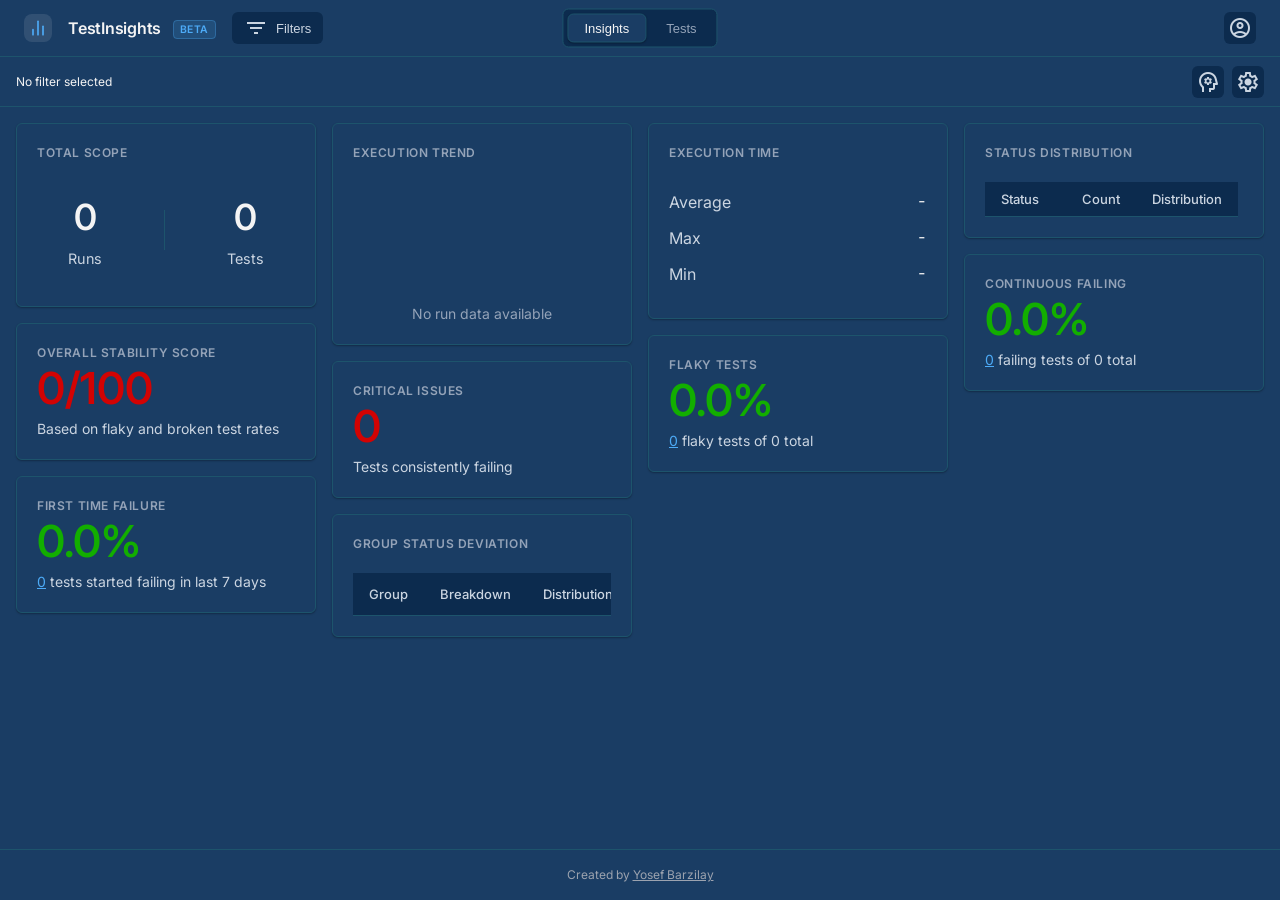
<file: index.html>
<!DOCTYPE html>
<html lang="en">

<head>
    <meta charset="UTF-8">
    <meta name="viewport" content="width=device-width, initial-scale=1.0">
    <title>TestsInsight</title>
    <link href="https://fonts.googleapis.com/css2?family=Material+Symbols+Outlined:wght,FILL@100..700,0..1&display=swap"
        rel="stylesheet" />
    <link rel="preconnect" href="https://fonts.googleapis.com">
    <link rel="preconnect" href="https://fonts.gstatic.com" crossorigin>
    <link
        href="https://fonts.googleapis.com/css2?family=Inter:wght@400;500;600&family=JetBrains+Mono:wght@400;500&display=swap"
        rel="stylesheet">
    <link href="src/client/css/styles.css" rel="stylesheet" />
</head>

<body>
    <!-- Created by Yosef Barzilay -->
    <header class="app-header">
        <div class="header-left">
            <div class="logo-box">
                <svg xmlns="http://www.w3.org/2000/svg" width="20" height="20" viewBox="0 0 24 24" fill="none"
                    stroke="currentColor" stroke-width="2" stroke-linecap="round" stroke-linejoin="round">
                    <line x1="18" y1="20" x2="18" y2="10"></line>
                    <line x1="12" y1="20" x2="12" y2="4"></line>
                    <line x1="6" y1="20" x2="6" y2="14"></line>
                </svg>
            </div>
            <h2 class="header-title">TestInsights <span class="beta-badge">BETA</span></h2>
            <div class="custom-dropdown" style="position: relative;">
                <button id="mainFilterBtn" class="btn btn-secondary" onclick="App.UIManager.toggleMainFilterMenu(event)">
                    <span class="material-symbols-outlined">filter_list</span>
                    Filters
                </button>
                <div id="mainFilterMenu" class="dropdown-menu"
                    style="display: none; position: absolute; top: 100%; left: 0; right: auto; padding: 1rem; min-width: 280px; flex-direction: column; gap: 1rem; z-index: 101;">
                    <button class="btn btn-primary" disabled style="width: 100%; justify-content: center; opacity: 0.5; cursor: not-allowed;">
                        <span class="material-symbols-outlined">sensors</span>
                        Live
                    </button>
                    <div style="border-bottom: 1px solid var(--border-color); padding-bottom: 1rem;">
                        <label class="form-label" style="margin-bottom: 0.5rem;">Saved Filters</label>
                        <div class="dropdown-item" style="display: flex; justify-content: space-between; align-items: center; padding: 0.25rem 0.5rem; border-radius: 4px;">
                            <span>My Daily Check</span>
                            <button class="btn-icon" style="padding: 0; width: 24px; height: 24px; background: transparent;" onclick="App.UIManager.toggleSavedFilterSettings(event)">
                                <span class="material-symbols-outlined" style="font-size: 18px;">more_vert</span>
                            </button>
                        </div>
                        <div class="dropdown-item" style="display: flex; justify-content: space-between; align-items: center; padding: 0.25rem 0.5rem; border-radius: 4px;">
                            <span>Critical Failures</span>
                            <button class="btn-icon" style="padding: 0; width: 24px; height: 24px; background: transparent;" onclick="App.UIManager.toggleSavedFilterSettings(event)">
                                <span class="material-symbols-outlined" style="font-size: 18px;">more_vert</span>
                            </button>
                        </div>
                        <div class="dropdown-item" style="display: flex; justify-content: space-between; align-items: center; padding: 0.25rem 0.5rem; border-radius: 4px;">
                            <span>Performance Watch</span>
                            <button class="btn-icon" style="padding: 0; width: 24px; height: 24px; background: transparent;" onclick="App.UIManager.toggleSavedFilterSettings(event)">
                                <span class="material-symbols-outlined" style="font-size: 18px;">more_vert</span>
                            </button>
                        </div>
                        <button class="btn btn-primary" disabled style="width: 100%; justify-content: center; opacity: 0.5; cursor: not-allowed; margin-top: 0.5rem; height: 28px;">
                            <span class="material-symbols-outlined" style="font-size: 16px;">save</span>
                            Save Current
                        </button>
                    </div>
                    <div>
                        <div style="position: relative;">
                            <input type="text" id="globalRunId" class="form-input" list="globalRunIdOptions" onchange="App.UIManager.applyGlobalRunFilters()" placeholder="Run" style="padding-right: 30px;">
                            <datalist id="globalRunIdOptions"></datalist>
                            <span id="clearRunIdBtn" class="material-symbols-outlined hidden" onclick="App.UIManager.clearFilter('globalRunId')" style="position: absolute; right: 8px; top: 50%; transform: translateY(-50%); font-size: 16px; cursor: pointer; color: var(--text-muted);">close</span>
                        </div>
                    </div>
                    <div>
                        <div style="position: relative;">
                            <select id="globalRunType" class="form-input" onchange="App.UIManager.applyGlobalRunFilters()" style="padding-right: 30px;"></select>
                            <span id="clearRunTypeBtn" class="material-symbols-outlined hidden" onclick="App.UIManager.clearFilter('globalRunType')" style="position: absolute; right: 25px; top: 50%; transform: translateY(-50%); font-size: 16px; cursor: pointer; color: var(--text-muted);">close</span>
                        </div>
                    </div>
                    <div>
                        <div style="position: relative;">
                            <select id="globalVersion" class="form-input" onchange="App.UIManager.applyGlobalRunFilters()" style="padding-right: 30px;"></select>
                            <span id="clearVersionBtn" class="material-symbols-outlined hidden" onclick="App.UIManager.clearFilter('globalVersion')" style="position: absolute; right: 25px; top: 50%; transform: translateY(-50%); font-size: 16px; cursor: pointer; color: var(--text-muted);">close</span>
                        </div>
                    </div>
                    <div>
                        <div class="custom-dropdown" style="position: relative; width: 100%;">
                            <div style="position: relative;">
                                <button id="dateFilterBtn" class="form-input date-filter-btn" onclick="App.UIManager.toggleDateDropdown(event)" style="width: 100%; padding-right: 55px; text-align: left; display: flex; align-items: center;">
                                    <span id="dateFilterText" style="flex: 1; white-space: nowrap; overflow: hidden; text-overflow: ellipsis;">Date</span>
                                </button>
                                <span id="clearDateBtn" class="material-symbols-outlined hidden" onclick="App.UIManager.clearDateRange(event)" style="position: absolute; right: 32px; top: 50%; transform: translateY(-50%); font-size: 16px; cursor: pointer; color: var(--text-muted); z-index: 10;">close</span>
                                <span class="material-symbols-outlined" style="position: absolute; right: 8px; top: 50%; transform: translateY(-50%); font-size: 1.2rem; color: var(--text-muted); pointer-events: none;">calendar_month</span>
                            </div>
                            <div id="dateFilterMenu" class="dropdown-menu"
                                style="display: none; position: absolute; top: 100%; left: 0; width: 100%; padding: 1rem; margin-top: 0.5rem; z-index: 102;">
                                <div style="margin-bottom: 1rem;">
                                    <label
                                        style="display: block; font-size: 0.75rem; font-weight: 600; color: var(--text-muted); margin-bottom: 0.5rem;">QUICK
                                        FILTER</label>
                                    <div style="display: flex; align-items: center; gap: 0.5rem;">
                                        <span style="font-size: 0.875rem;">Last</span>
                                        <input type="number" id="filterLastDays" class="form-input"
                                            style="width: 80px; padding: 0.25rem 0.5rem;" min="1" placeholder="#"
                                            oninput="App.UIManager.handleLastDaysInput()">
                                        <span style="font-size: 0.875rem;">Days</span>
                                    </div>
                                </div>
                                <div style="border-top: 1px solid var(--border-color); margin: 0.5rem 0; padding-top: 0.5rem;">
                                    <div
                                        style="display: flex; justify-content: space-between; align-items: center; margin-bottom: 0.5rem;">
                                        <label style="font-size: 0.75rem; font-weight: 600; color: var(--text-muted);">SPECIFIC
                                            DATES</label>
                                        <button class="btn-icon" style="padding: 2px; height: 20px; width: 20px;"
                                            onclick="App.UIManager.clearDateRange(event)" title="Clear Range">
                                            <span class="material-symbols-outlined" style="font-size: 14px;">close</span>
                                        </button>
                                    </div>
                                    <div id="calendarWidget" class="calendar-widget"></div>
                                    <div style="display: flex; flex-direction: column; gap: 0.5rem;">
                                        <div style="display: flex; align-items: center; gap: 0.5rem;">
                                            <span style="font-size: 0.875rem; width: 40px;">From:</span>
                                            <input type="date" id="filterDateFrom" class="form-input"
                                                onchange="App.UIManager.handleDateRangeChange()">
                                        </div>
                                        <div style="display: flex; align-items: center; gap: 0.5rem;">
                                            <span style="font-size: 0.875rem; width: 40px;">To:</span>
                                            <input type="date" id="filterDateTo" class="form-input"
                                                onchange="App.UIManager.handleDateRangeChange()">
                                        </div>
                                    </div>
                                </div>
                            </div>
                        </div>
                    </div>
                </div>
            </div>
        </div>
        <div class="header-center">
            <nav class="nav-tabs-container">
                <button id="tab-insights" class="tab-btn active disabled"
                    onclick="App.UIManager.switchTab('insights')">Insights</button>
                <button id="tab-tests" class="tab-btn disabled" onclick="App.UIManager.switchTab('tests')">Tests</button>
            </nav>
        </div>
        <div class="header-right">
            <div style="position: relative;">
                <button id="btnProfile" class="btn-icon" onclick="App.UIManager.toggleProfileMenu(event)" title="User Profile & Settings">
                    <span class="material-symbols-outlined">account_circle</span>
                </button>
                <div id="profileMenu" class="dropdown-menu" style="display: none; position: absolute; top: 100%; right: 0; min-width: 160px; z-index: 102; margin-top: 0.5rem;">
                    <div class="dropdown-item" style="display: flex; align-items: center;">
                        <span class="material-symbols-outlined" style="font-size: 18px; margin-right: 8px; color: var(--text-muted);">person</span>
                        <span>Profile</span>
                    </div>
                    <div class="dropdown-item" style="display: flex; align-items: center;">
                        <span class="material-symbols-outlined" style="font-size: 18px; margin-right: 8px; color: var(--text-muted);">settings</span>
                        <span>Settings</span>
                    </div>
                    <div style="border-top: 1px solid var(--border-color); margin: 0.25rem 0;"></div>
                    <div class="dropdown-item" style="display: flex; align-items: center; color: var(--status-fail);">
                        <span class="material-symbols-outlined" style="font-size: 18px; margin-right: 8px;">logout</span>
                        <span>Logout</span>
                    </div>
                </div>
            </div>
        </div>
    </header>

    <div class="main-content">

        <div id="dashboard" class="dashboard hidden">
            <div class="content-section">
                <div id="emptyState" style="display: flex; flex-direction: column; align-items: center; justify-content: center; padding: 4rem; text-align: center; flex: 1;">
                    <div style="background: var(--bg-body); padding: 2rem; border-radius: 50%; margin-bottom: 1.5rem; border: 1px solid var(--border-color);">
                        <span class="material-symbols-outlined" style="font-size: 48px; color: var(--primary);">filter_alt</span>
                    </div>
                    <h3 style="font-size: 1.5rem; font-weight: 600; color: var(--text-main); margin-bottom: 0.5rem;">Select a Filter</h3>
                    <p style="color: var(--text-secondary); max-width: 400px; line-height: 1.6;">
                        Please select filters from the menu to view results and trends.
                    </p>
                </div>
                <div id="tabContentContainer" class="hidden">
                    <div class="toolbar">
                        <div id="commonFilterDisplay" style="font-size: 12px; color: var(--text-main);"></div>
                        <div class="actions-container">
                            <button id="btnDeepThink" class="btn-icon hidden" onclick="App.UIManager.openDeepThinkModal()" title="Deep Think Analysis">
                                <span class="material-symbols-outlined">psychology</span>
                            </button>
                            <button id="btnExitEditMode" class="btn btn-primary hidden" onclick="App.UIManager.toggleEditMode()" style="height: 32px; font-size: 13px;">
                                <span class="material-symbols-outlined" style="font-size: 18px;">check</span> Done
                            </button>
                            <button id="btnAddCustomCard" class="btn-icon hidden" onclick="App.UIManager.openAddCustomCardModal()" title="Add Custom Card">
                                <span class="material-symbols-outlined" style="font-size: 18px;">add_box</span>
                            </button>
                            <button id="btnInsightsSettings" class="btn-icon hidden" onclick="App.UIManager.toggleInsightsSettingsMenu(event)" title="Settings">
                                <span class="material-symbols-outlined">settings</span>
                            </button>
                            <button id="btnClearFilters" class="btn-icon hidden" onclick="App.UIManager.clearAllFilters()" title="Clear Filters">
                                <span class="material-symbols-outlined">filter_alt_off</span>
                            </button>
                            <button id="btnCompareRuns" class="btn-icon hidden" onclick="App.UIManager.handleCompareRunsClick()" title="Compare Runs">
                                <span class="material-symbols-outlined">compare_arrows</span>
                            </button>
                            <button id="btnAdvancedFilter" class="btn-icon hidden" onclick="App.UIManager.openAdvancedFilter()" title="Filter" style="display: none;">
                                <span class="material-symbols-outlined">filter_alt</span>
                            </button>
                            <div id="testsSeparator" class="separator hidden"></div>
                            <button id="btnTestsSettings" class="btn-icon hidden" onclick="App.UIManager.toggleTestsSettingsMenu(event)" title="Table Settings">
                                <span class="material-symbols-outlined">settings</span>
                            </button>
                        </div>
                    </div>
                        <div id="content-insights">
                            <div class="insights-content-wrapper">
                                <div id="insightsContent" class="insights-grid"></div>
                            </div>
                        </div>
                        <div id="details" class="table-container hidden">
                            <div class="table-scroll-wrapper">
                                <table>
                                    <thead>
                                        <tr>
                                            <th>Test Name</th>
                                        </tr>
                                    </thead>
                                    <tbody id="testTableBody"></tbody>
                                </table>
                            </div>
                            <div class="pagination-container">
                                <div class="pagination-info">
                                    Showing <span id="pageStart">0</span> to <span id="pageEnd">0</span> of <span
                                        id="totalItems">0</span> results
                                </div>
                                <div class="pagination-controls">
                                    <button id="btnPrev" class="btn-page" disabled>Previous</button>
                                    <button id="btnNext" class="btn-page" disabled>Next</button>
                                </div>
                            </div>
                        </div>
                    </div>
            </div>
            <!-- Trend Modal -->
            <div id="trendModal" class="modal-overlay hidden">
                <div class="modal-content"
                    style="max-width: 900px; height: 650px; display: flex; flex-direction: column;">
                    <div class="modal-header">
                        <h2>Execution Trends</h2>
                        <button class="btn-icon" onclick="App.UIManager.closeTrendModal()"><span class="material-symbols-outlined">close</span></button>
                    </div>
                    <div id="trendChartLarge"
                        style="flex: 1; width: 100%; display: flex; align-items: flex-end; padding: 20px 0; gap: 2px; min-height: 0;">
                    </div>
                    <div id="trendModalDetails" style="margin-top: 1rem; padding: 1rem; background: var(--bg-body); border: 1px solid var(--border-color); border-radius: var(--radius); min-height: 120px; display: flex; align-items: center; justify-content: center; color: var(--text-secondary); user-select: text;">
                        <span style="color: var(--text-muted);">Hover over a bar to view details</span>
                    </div>
                </div>
            </div>

            <!-- Run Comparison Modal -->
            <div id="runComparisonModal" class="modal-overlay hidden">
                <div class="modal-content" style="max-width: 900px;">
                    <div class="modal-header">
                        <h2>Select 2 or 3 Runs to Compare</h2>
                        <button class="close-btn" onclick="App.UIManager.closeRunComparisonModal()">&times;</button>
                    </div>
                    <div style="max-height: 600px; overflow-y: auto;">
                        <table style="width: 100%; border-collapse: collapse;">
                            <thead>
                                <tr>
                                    <th style="padding: 8px; border-bottom: 1px solid var(--border-color);"></th>
                                    <th style="text-align: left; padding: 8px; border-bottom: 1px solid var(--border-color);">Run ID</th>
                                    <th style="text-align: left; padding: 8px; border-bottom: 1px solid var(--border-color);">Date</th>
                                    <th style="text-align: left; padding: 8px; border-bottom: 1px solid var(--border-color);">Time</th>
                                    <th style="text-align: right; padding: 8px; border-bottom: 1px solid var(--border-color);">Duration</th>
                                    <th style="text-align: right; padding: 8px; border-bottom: 1px solid var(--border-color);">Total</th>
                                    <th style="text-align: right; padding: 8px; border-bottom: 1px solid var(--border-color);">Passed</th>
                                    <th style="text-align: right; padding: 8px; border-bottom: 1px solid var(--border-color);">Failed</th>
                                    <th style="text-align: right; padding: 8px; border-bottom: 1px solid var(--border-color);">Skipped</th>
                                </tr>
                            </thead>
                            <tbody id="runsListTableBody"></tbody>
                        </table>
                    </div>
                    <div class="modal-footer" style="display: flex; justify-content: flex-end; margin-top: 1.5rem; padding-top: 1rem; border-top: 1px solid var(--border-color);">
                        <button class="btn btn-secondary" onclick="App.UIManager.closeRunComparisonModal()">Cancel</button>
                        <button id="modalCompareBtn" class="btn btn-primary" onclick="App.UIManager.triggerRunComparison()" disabled style="margin-left: 0.5rem;">Compare (0)</button>
                    </div>
                </div>
            </div>

            <!-- Detailed View Modal -->
            <div id="detailModal" class="modal-overlay hidden">
                <div class="modal-content">                  
                    
                    <div class="modal-header">
                        <h2 id="modalTitle">Test Details</h2>
                        <button class="close-btn" onclick="App.UIManager.closeModal()">&times;</button>
                    </div>

                    <!-- Visualization -->
                    <div style="margin-bottom: 2rem;">
                        <h4>Status Trend (Pass vs Fail)</h4>
                        <div id="chartContainer"
                            style="width: 100%; height: 150px; border: 1px solid var(--border-color); border-radius: 0.5rem; background: var(--bg-body); position: relative;">
                            <!-- SVG Chart will be injected here -->
                        </div>
                    </div>

                    <!-- Detailed Table -->
                    <h3>Execution Log</h3>
                    <table>
                        <thead>
                            <tr>
                                <th>Run ID</th>
                                <th>Date</th>
                                <th>Time (Start - End)</th>
                                <th>Duration</th>
                                <th>Status</th>
                            </tr>
                        </thead>
                        <tbody id="modalTableBody"></tbody>
                    </table>
                </div>
            </div>

            <!-- Insights Configuration Modal -->
            <div id="settingsModal" class="modal-overlay hidden">
                <div class="modal-content" style="max-width: 600px;">
                    <div class="modal-header">
                        <h2>Insights Configuration</h2>
                        <button class="close-btn" onclick="closeSettingsModal()">&times;</button>
                    </div>
                    <div class="filter-form">
                        <div style="margin-bottom: 1.5rem;">
                            <h3
                                style="font-size: 1rem; font-weight: 600; margin-bottom: 0.5rem; color: var(--text-main);">
                                Thresholds & Rules</h3>
                            <p style="font-size: 0.85rem; color: var(--text-muted); margin-bottom: 1rem;">
                                Define the criteria used to categorize test results in the Insights dashboard.
                            </p>

                            <div class="form-group">
                                <label class="form-label">Continuous Failing Criteria</label>
                                <div style="display: flex; align-items: center; gap: 0.5rem;">
                                    <span style="font-size: 0.9rem;">Tests failing for at least</span>
                                    <input type="number" id="settingContinuousFailVal" class="form-input"
                                        style="width: 70px;" value="7" min="1">
                                    <select id="settingContinuousFailUnit" class="form-input" style="width: auto;">
                                        <option value="weeks">Weeks</option>
                                        <option value="days">Days</option>
                                        <option value="runs">Runs</option>
                                    </select>
                                </div>
                                <p style="font-size: 0.75rem; color: var(--text-muted); margin-top: 0.25rem;">
                                    Tests that fail consecutively for this duration are marked as "Continuous Failing".
                                </p>
                            </div>
                            <div class="form-group" style="margin-top: 1rem;">
                                <label class="form-label">First Time Failure Criteria</label>
                                <div style="display: flex; align-items: center; gap: 0.5rem;">
                                    <span style="font-size: 0.9rem;">Failures started within last</span>
                                    <input type="number" id="settingNewFailureVal" class="form-input"
                                        style="width: 70px;" value="7" min="1">
                                    <span style="font-size: 0.9rem;">Days</span>
                                </div>
                                <p style="font-size: 0.75rem; color: var(--text-muted); margin-top: 0.25rem;">
                                    Window to consider a failure as "new" (First Time Failure).
                                </p>
                            </div>
                            <div class="form-group" style="margin-top: 1rem;">
                                <label class="form-label">Flaky Test Criteria</label>
                                <div style="display: flex; align-items: center; gap: 0.5rem;">
                                    <span style="font-size: 0.9rem;">Minimum status changes (flips)</span>
                                    <input type="number" id="settingFlakyThreshold" class="form-input"
                                        style="width: 70px;" value="1" min="1">
                                </div>
                            </div>
                        </div>
                    </div>
                    <div style="display: flex; justify-content: flex-end; gap: 1rem; margin-top: 1.5rem;">
                    <button class="btn btn-secondary" onclick="restoreDefaults()">Restore Defaults</button>
                        <button class="btn btn-secondary" onclick="closeSettingsModal()">Cancel</button>
                        <button class="btn btn-primary" onclick="saveInsightsSettings()">Save Configuration</button>
                    </div>
                </div>
            </div>

            <!-- Add Custom Card Modal -->
            <div id="addCustomCardModal" class="modal-overlay hidden">
                <div class="modal-content" style="max-width: 500px;">
                    <div class="modal-header">
                        <h2 id="customCardModalTitle">Add Custom Card</h2>
                        <button class="close-btn" onclick="App.UIManager.closeAddCustomCardModal()">&times;</button>
                        <input type="hidden" id="editingCardId">
                    </div>
                    <div class="filter-form">
                        <div class="form-group">
                            <label class="form-label">Card Type</label>
                            <select id="customCardType" class="form-input" onchange="App.UIManager.toggleCustomCardType()"><option value="list">Detailed List</option><option value="distribution">Status Distribution</option><option value="matrix">Test Execution Matrix (Tests vs Runs)</option><option value="run_matrix">Run Execution Matrix (Runs vs Tests)</option></select>
                        </div>
                        <div class="form-group">
                            <label class="form-label">Card Title</label>
                            <input type="text" id="customCardTitle" class="form-input" placeholder="My Custom View">
                        </div>
                        <div class="form-group">
                            <label class="form-label">Test Name</label>
                            <input type="text" id="customCardTestName" class="form-input" placeholder="Contains...">
                        </div>
                        <div class="form-group">
                            <label class="form-label">Group</label>
                            <input type="text" id="customCardGroup" class="form-input" placeholder="Contains..." list="testGroupOptions">
                        </div>
                        <div class="form-group">
                            <label class="form-label">Status</label>
                            <select id="customCardStatus" class="form-input">
                                <option value="">All</option>
                                <option value="passed">Passed</option>
                                <option value="failed">Failed</option>
                                <option value="skipped">Skipped</option>
                            </select>
                        </div>
                        <div class="form-group">
                            <label class="form-label">Run ID</label>
                            <input type="text" id="customCardRunId" class="form-input" placeholder="Contains...">
                        </div>
                        <div class="form-group">
                            <label class="form-label">Run Type</label>
                            <select id="customCardRunType" class="form-input"><option value="">All</option></select>
                        </div>
                        <div class="form-group">
                            <label class="form-label">Version</label>
                            <select id="customCardVersion" class="form-input"><option value="">All</option></select>
                        </div>
                        <div class="form-group">
                            <label class="form-label">Date Range</label>
                            <div class="form-row">
                                <input type="date" id="customCardDateFrom" class="form-input">
                                <span style="align-self: center;">-</span>
                                <input type="date" id="customCardDateTo" class="form-input">
                            </div>
                        </div>
                        <div class="form-group">
                            <label class="form-label">Start Time</label>
                            <div class="form-row">
                                <input type="time" id="customCardStartTimeMin" class="form-input">
                                <span style="align-self: center;">-</span>
                                <input type="time" id="customCardStartTimeMax" class="form-input">
                            </div>
                        </div>
                        <div class="form-group">
                            <label class="form-label">Duration (sec)</label>
                            <div class="form-row">
                                <input type="number" id="customCardDurationMin" class="form-input" placeholder="Min" min="0">
                                <span style="align-self: center;">-</span>
                                <input type="number" id="customCardDurationMax" class="form-input" placeholder="Max" min="0">
                            </div>
                        </div>
                        <div class="form-group" id="customCardColumnsGroup">
                            <label class="form-label">Visible Columns (Max 3)</label>
                            <div class="columns-selector" style="display: grid; grid-template-columns: 1fr 1fr 1fr; gap: 0.5rem; font-size: 0.85rem;">
                                <label><input type="checkbox" name="customCardCol" value="testName" checked onchange="App.UIManager.handleCustomCardColumnChange(this)"> Test Name</label>
                                <label><input type="checkbox" name="customCardCol" value="group" onchange="App.UIManager.handleCustomCardColumnChange(this)"> Group</label>
                                <label><input type="checkbox" name="customCardCol" value="status" checked onchange="App.UIManager.handleCustomCardColumnChange(this)"> Status</label>
                                <label><input type="checkbox" name="customCardCol" value="runId" checked onchange="App.UIManager.handleCustomCardColumnChange(this)"> Run ID</label>
                                <label><input type="checkbox" name="customCardCol" value="runType" onchange="App.UIManager.handleCustomCardColumnChange(this)"> Run Type</label>
                                <label><input type="checkbox" name="customCardCol" value="version" onchange="App.UIManager.handleCustomCardColumnChange(this)"> Version</label>
                                <label><input type="checkbox" name="customCardCol" value="date" onchange="App.UIManager.handleCustomCardColumnChange(this)"> Date</label>
                                <label><input type="checkbox" name="customCardCol" value="start" onchange="App.UIManager.handleCustomCardColumnChange(this)"> Start Time</label>
                                <label><input type="checkbox" name="customCardCol" value="duration" onchange="App.UIManager.handleCustomCardColumnChange(this)"> Duration</label>
                            </div>
                        </div>
                    </div>
                    <div style="display: flex; justify-content: flex-end; gap: 1rem; margin-top: 1.5rem;">
                        <button class="btn btn-secondary" onclick="App.UIManager.closeAddCustomCardModal()">Cancel</button>
                        <button id="btnSaveCustomCard" class="btn btn-primary" onclick="App.UIManager.saveCustomCard()">Add Card</button>
                    </div>
                </div>
            </div>

            <!-- Filter Dropdown -->
            <div id="filterDropdown" class="dropdown-menu"></div>

            <!-- Insights Settings Menu -->
            <div id="insightsSettingsMenu" class="dropdown-menu" style="display: none; position: fixed; min-width: 200px; z-index: 1000;">
                <div class="dropdown-item" onclick="App.UIManager.toggleEditMode()">
                    <span class="material-symbols-outlined" style="font-size: 18px; margin-right: 8px; color: var(--text-muted);">dashboard_customize</span>
                    <span>Edit Dashboard</span>
                </div>
                <div class="dropdown-item" onclick="openSettingsModal()">
                    <span class="material-symbols-outlined" style="font-size: 18px; margin-right: 8px; color: var(--text-muted);">tune</span>
                    <span>Configuration</span>
                </div>
            </div>

            <!-- Tests Settings Menu -->
            <div id="testsSettingsMenu" class="dropdown-menu" style="display: none; position: fixed; min-width: 200px; z-index: 1000;">
                <div class="dropdown-item" id="btnExportCsv">
                    <span class="material-symbols-outlined" style="font-size: 18px; margin-right: 8px; color: var(--text-muted);">download</span>
                    <span>Export CSV</span>
                </div>
            </div>

            <!-- Advanced Filter Modal -->
            <div id="advancedFilterModal" class="modal-overlay hidden">
                <div class="modal-content" style="max-width: 500px;">
                    <div class="modal-header">
                        <h2>Advanced Filters</h2>
                        <button class="close-btn" onclick="App.UIManager.closeAdvancedFilter()">&times;</button>
                    </div>
                    <div class="filter-form">
                        <div class="form-group">
                            <label class="form-label">Test Name</label>
                            <input type="text" id="filterTestName" class="form-input" placeholder="Contains..."
                                list="testNameOptions">
                            <datalist id="testNameOptions"></datalist>
                        </div>
                        <div class="form-group">
                            <label class="form-label">Group</label>
                            <input type="text" id="filterTestGroup" class="form-input" placeholder="Contains..."
                                list="testGroupOptions">
                            <datalist id="testGroupOptions"></datalist>
                        </div>
                        <div class="form-group">
                            <label class="form-label">Run ID</label>
                            <input type="text" id="filterRunId" class="form-input" placeholder="Contains..."
                                list="runIdOptions">
                            <datalist id="runIdOptions"></datalist>
                        </div>
                        <div class="form-group">
                            <label class="form-label">Status</label>
                            <select id="filterStatus" class="form-input">
                                <option value="">All</option>
                            </select>
                        </div>
                        <div class="form-group">
                            <label class="form-label">Start Time Range</label>
                            <div class="form-row">
                                <input type="time" id="filterStartTimeMin" class="form-input">
                                <span style="align-self: center;">-</span>
                                <input type="time" id="filterStartTimeMax" class="form-input">
                            </div>
                        </div>
                        <div class="form-group">
                            <label class="form-label">Duration (seconds)</label>
                            <div class="form-row">
                                <input type="number" id="filterDurationMin" class="form-input" placeholder="Min"
                                    min="0">
                                <span style="align-self: center;">-</span>
                                <input type="number" id="filterDurationMax" class="form-input" placeholder="Max"
                                    min="0">
                            </div>
                        </div>
                    </div>
                    <div style="display: flex; justify-content: flex-end; gap: 1rem; margin-top: 1.5rem;">
                        <button class="btn btn-secondary" onclick="App.UIManager.clearAdvancedFilters()">Clear All</button>
                        <button class="btn btn-primary" onclick="App.UIManager.applyAdvancedFilters()">Apply Filters</button>
                    </div>
                </div>
            </div>
        </div>
    </div>

    <!-- Deep Think Modal -->
    <div id="deepThinkModal" class="modal-overlay hidden">
        <div class="modal-content" style="max-width: 800px; height: 80vh; display: flex; flex-direction: column;">
            <div class="modal-header">
                <h2>Deep Think Analysis</h2>
                <button class="close-btn" onclick="App.UIManager.closeDeepThinkModal()">&times;</button>
            </div>
            <div class="deep-think-scroll" style="flex: 1; overflow-y: auto; padding: 1.5rem;">
                <div id="deepThinkIntro" style="margin-bottom: 1.5rem; text-align: center;">
                    <span class="material-symbols-outlined" style="font-size: 48px; color: var(--status-skip);">psychology</span>
                    <h3 style="margin: 0.5rem 0; color: var(--text-main); font-size: 1.1rem;">Deep Analysis</h3>
                    <p style="color: var(--text-secondary); font-size: 0.9rem;">
                        Analyze patterns in your test execution history to identify root causes of instability.
                    </p>
                </div>
                <div id="deepThinkResults" style="text-align: left; display: none; margin-bottom: 2rem; color: var(--text-main);"></div>
                
                <div style="display: flex; flex-direction: column; gap: 1rem;">
                    <button id="btnGenerateAnalysis" class="btn btn-primary" onclick="App.AnalysisService.generateDeepAnalysis()" style="width: 100%;">
                        <span class="material-symbols-outlined">auto_awesome</span> Generate Analysis
                    </button>
                    <button id="btnExportDeepThink" class="btn btn-secondary hidden" onclick="App.AnalysisService.exportDeepThinkToCsv()" style="width: 100%;">
                        <span class="material-symbols-outlined">download</span> Export Recommendations
                    </button>
                </div>
            </div>
        </div>
    </div>

    <footer
        style="text-align: center; padding: 1rem; font-size: 0.75rem; color: #9ca3af; flex-shrink: 0; background-color: var(--bg-surface); position: relative; z-index: 10; border-top: 1px solid var(--border-color);">
        Created by <a href="mailto:yosefb11@gmail.com" style="color: inherit; text-decoration: underline;">Yosef
            Barzilay</a>
    </footer>

    <!-- Custom Tooltip -->
    <div id="customTooltip" class="custom-tooltip hidden" onmouseenter="App.UIManager.cancelTooltipHide()" onmouseleave="App.UIManager.hideTooltip()"></div>

        <script>
            // Insights Configuration Logic
            function openSettingsModal() {
                const modal = document.getElementById('settingsModal');
                // Load settings from localStorage or use defaults
                const settings = JSON.parse(localStorage.getItem('insightsSettings')) || {
                    continuousFailVal: 7,
                    continuousFailUnit: 'weeks',
                    newFailureVal: 7,
                    flakyThreshold: 1
                };

                document.getElementById('settingContinuousFailVal').value = settings.continuousFailVal;
                document.getElementById('settingContinuousFailUnit').value = settings.continuousFailUnit;
                document.getElementById('settingNewFailureVal').value = settings.newFailureVal || 7;
                document.getElementById('settingFlakyThreshold').value = settings.flakyThreshold || 1;

                modal.classList.remove('hidden');
            }

            function restoreDefaults() {
                const defaults = {
                    continuousFailVal: 7,
                    continuousFailUnit: 'weeks',
                    newFailureVal: 7,
                    flakyThreshold: 1
                };
                document.getElementById('settingContinuousFailVal').value = defaults.continuousFailVal;
                document.getElementById('settingContinuousFailUnit').value = defaults.continuousFailUnit;
                document.getElementById('settingNewFailureVal').value = defaults.newFailureVal;
                document.getElementById('settingFlakyThreshold').value = defaults.flakyThreshold;
            }

            function closeSettingsModal() {
                document.getElementById('settingsModal').classList.add('hidden');
            }

            function saveInsightsSettings() {
                const settings = {
                    continuousFailVal: document.getElementById('settingContinuousFailVal').value,
                    continuousFailUnit: document.getElementById('settingContinuousFailUnit').value,
                    newFailureVal: document.getElementById('settingNewFailureVal').value,
                    flakyThreshold: document.getElementById('settingFlakyThreshold').value
                };
                localStorage.setItem('insightsSettings', JSON.stringify(settings));
                closeSettingsModal();
                // Reloading the page to ensure the application picks up the new settings
                window.location.reload();
            }

            // Apply settings to UI text on load
            document.addEventListener('DOMContentLoaded', () => {
                const settings = JSON.parse(localStorage.getItem('insightsSettings')) || { newFailureVal: 7 };
                const displayNewFailureDays = document.getElementById('displayNewFailureDays');
                if (displayNewFailureDays) {
                    displayNewFailureDays.textContent = settings.newFailureVal || 7;
                }
            });
        </script>
        <script src="src/client/js/ui/MetricCard.js"></script>
        <script src="src/client/js/ui/SplitMetricCard.js"></script>
        <script src="src/client/js/ui/PropertyListCard.js"></script>
        <script src="src/client/js/ui/DistributionCard.js"></script>
        <script src="src/client/js/ui/ChartCard.js"></script>
        <script src="src/client/js/ui/TableWidgetCard.js"></script>
        <script src="src/client/js/ui/CustomTableCard.js"></script>
        <script src="src/client/js/Utils.js"></script>
        <script src="src/client/js/DataStore.js"></script>
        <script src="src/client/js/FilterManager.js"></script>
        <script src="src/client/js/services/AnalysisService.js"></script>
        <script src="src/client/js/ui/UIManager.js"></script>
        <script src="src/client/js/app.js"  ></script>
</body>

</html>
</file>
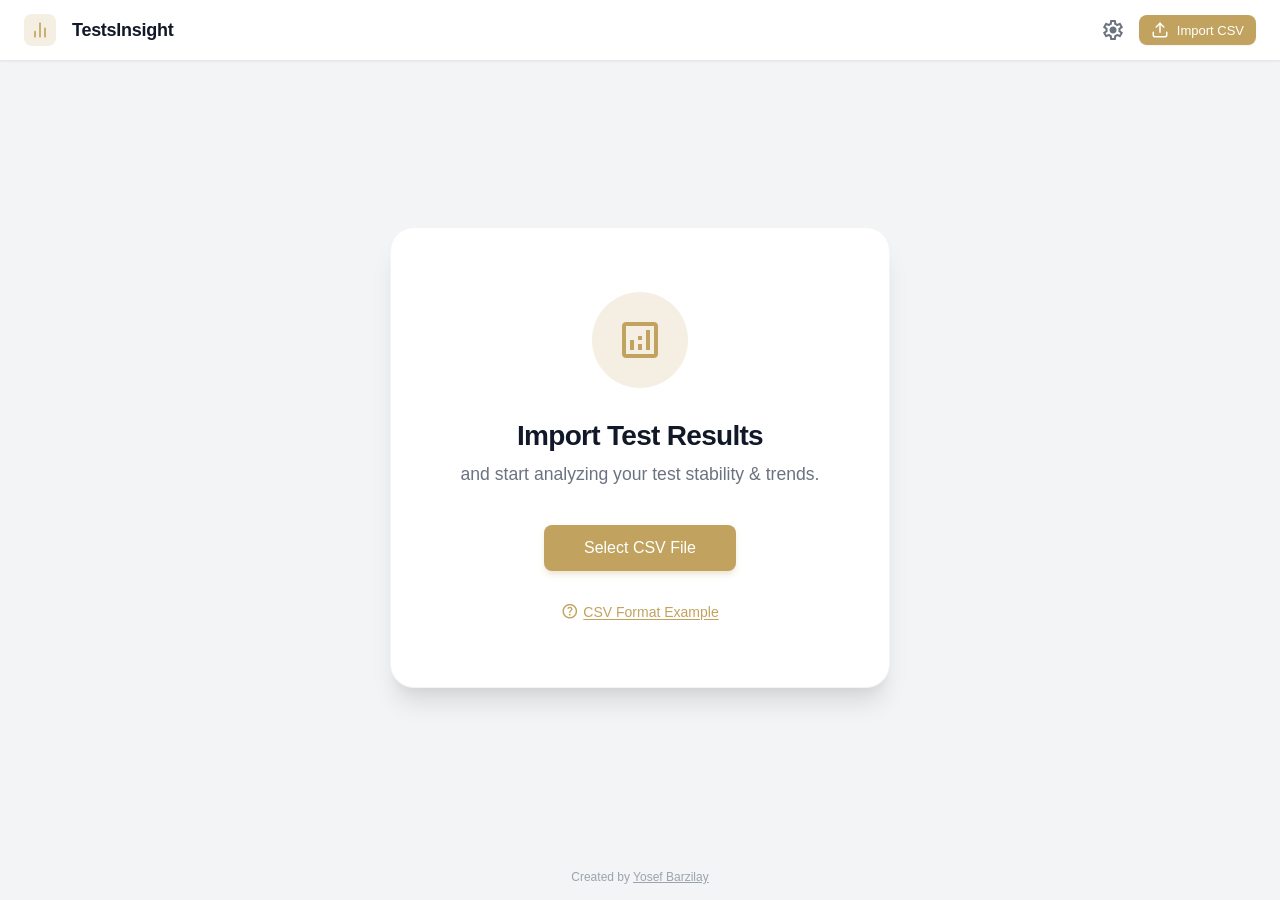
<file: client/index.html>
<!DOCTYPE html>
<html lang="en">
<head>
    <meta charset="UTF-8">
    <meta name="viewport" content="width=device-width, initial-scale=1.0">
    <title>TestsInsight</title>
    <link href="https://fonts.googleapis.com/css2?family=Material+Symbols+Outlined:wght,FILL@100..700,0..1&display=swap" rel="stylesheet" />
    <style>
        body {
            font-family: -apple-system, BlinkMacSystemFont, "Segoe UI", Roboto, Helvetica, Arial, sans-serif;
            background-color: #f3f4f6;
            color: #1f2937;
            margin: 0;
            padding: 0;
            height: 100vh;
            display: flex;
            flex-direction: column;
            overflow: hidden;
        }
        * {
            box-sizing: border-box;
        }
        .material-symbols-outlined {
            font-variation-settings: 'FILL' 0, 'wght' 400, 'GRAD' 0, 'opsz' 24;
        }
        /* Tab Styles */
        .tab-btn {
            padding: 0 0 0.75rem 0;
            background: none;
            border: none;
            border-bottom: 2px solid transparent;
            font-size: 1rem;
            font-weight: 600;
            color: #6b7280;
            cursor: pointer;
            transition: all 0.2s;
        }
        .tab-btn:hover { color: #111827; }
        .tab-btn.active {
            color: #C1A35F;
            border-bottom-color: #C1A35F;
        }
        @keyframes spin { 100% { transform: rotate(360deg); } }
        .spin { animation: spin 1s linear infinite; }
        .recommendation-card {
            background: white;
            border: 1px solid #e5e7eb;
            border-radius: 0.75rem;
            padding: 1.5rem;
            margin-bottom: 1rem;
            box-shadow: 0 1px 3px rgba(0,0,0,0.05);
            transition: all 0.2s ease;
            display: flex;
            flex-direction: column;
        }
        .recommendation-card:hover {
            transform: translateY(-2px);
            box-shadow: 0 10px 15px -3px rgba(0, 0, 0, 0.1);
        }
        .recommendation-card.dismissed {
            opacity: 0.5;
            filter: grayscale(100%);
            background-color: #f9fafb;
        }
        .recommendation-header {
            display: flex;
            align-items: center;
            gap: 1rem;
            margin-bottom: 0.75rem;
        }
        .recommendation-icon-box {
            width: 3rem;
            height: 3rem;
            border-radius: 0.75rem;
            display: flex;
            align-items: center;
            justify-content: center;
            flex-shrink: 0;
        }
        .rec-icon-red { background-color: #fee2e2; color: #991b1b; }
        .rec-icon-yellow { background-color: #fef9c3; color: #854d0e; }
        .rec-icon-green { background-color: #dcfce7; color: #166534; }
        
        .recommendation-title {
            font-weight: 700;
            color: #111827;
            font-size: 1.1rem;
        }
        .recommendation-action {
            margin-top: 1rem;
            padding-top: 1rem;
            border-top: 1px solid #f3f4f6;
            display: flex;
            gap: 0.75rem;
            align-items: flex-start;
        }
        /* Header Styles */
        .app-header {
            display: flex;
            align-items: center;
            justify-content: space-between;
            border-bottom: 1px solid #e5e7eb;
            padding: 0.75rem 1.5rem;
            background-color: white;
            position: sticky;
            top: 0;
            z-index: 50;
            box-shadow: 0 1px 2px 0 rgba(0, 0, 0, 0.05);
            flex-shrink: 0;
        }
        .header-left {
            display: flex;
            align-items: center;
            gap: 1rem;
        }
        .logo-box {
            width: 2rem;
            height: 2rem;
            display: flex;
            align-items: center;
            justify-content: center;
            border-radius: 0.5rem;
            background-color: #F4EFE2;
            color: #C1A35F;
        }
        .header-title {
            font-size: 1.125rem;
            font-weight: 700;
            color: #111827;
            margin: 0;
            letter-spacing: -0.015em;
        }
        .import-btn {
            display: flex;
            align-items: center;
            gap: 0.5rem;
            font-size: 0.8125rem;
            font-weight: 500;
            color: white;
            background-color: #C1A35F;
            padding: 0.375rem 0.75rem;
            border-radius: 0.5rem;
            border: none;
            cursor: pointer;
            transition: background-color 0.2s;
            box-shadow: 0 1px 2px 0 rgba(0, 0, 0, 0.05);
        }
        .import-btn:hover {
            background-color: #A38A4F;
        }
        .main-content {
            padding: 2rem;
            max-width: 1600px;
            margin: 0 auto;
            flex: 1;
            min-height: 0;
            width: 100%;
            display: flex;
            flex-direction: column;
            overflow: hidden;
        }
        .dashboard {
        display: flex;
        flex-direction: column;
            flex-shrink: 0;
            overflow-y: auto;
        }
    .insights-grid {
        display: grid;
        grid-template-columns: 1fr;
        gap: 1rem;
    }
        .card {
            background: white;
            padding: 1rem;
            border-radius: 0.5rem;
            box-shadow: 0 1px 3px 0 rgba(0, 0, 0, 0.1);
        }
    .insights-grid .card {
        box-shadow: none;
        border: 1px solid #e5e7eb;
    }
        @media (min-width: 768px) {
        .insights-grid {
                grid-template-columns: repeat(2, 1fr);
            }
        }
        @media (min-width: 1200px) {
        .insights-grid {
                grid-template-columns: repeat(4, 1fr);
            }
            .span-full {
                grid-column: 1 / -1;
            }
        }
        .card-title {
            font-size: 0.875rem;
            font-weight: 600;
            color: #6b7280;
            text-transform: uppercase;
            letter-spacing: 0.05em;
            margin-bottom: 0.25rem;
        }
        .card-value {
            font-size: 1.75rem;
            font-weight: 700;
            color: #111827;
        }
        .card-subtext {
            font-size: 0.75rem;
            color: #6b7280;
            margin-top: 0.25rem;
        }
        .hidden {
            display: none !important;
        }
        .table-container {
            background: white;
            padding: 0;
            border-radius: 0.5rem;
            box-shadow: 0 1px 3px 0 rgba(0, 0, 0, 0.1);
            margin-top: 0;
            margin-top: 2rem;
            display: flex;
            flex-direction: column;
            flex: 1;
            min-height: 0;
            overflow: hidden;
        }
        table {
            width: 100%;
            border-collapse: collapse;
            font-size: 0.875rem;
        }
        th, td {
            padding: 0.75rem 1rem;
            text-align: left;
            border-bottom: 1px solid #e5e7eb;
        }
        th:first-child, td:first-child {
            padding-left: 1.5rem;
        }
        th:last-child, td:last-child {
            padding-right: 1.5rem;
        }
        th {
            background-color: #f9fafb;
            font-weight: 600;
            color: #374151;
            position: sticky;
            top: 0;
            z-index: 10;
        }
        .status-pill {
            display: inline-block;
            width: 0.75rem;
            height: 0.75rem;
            border-radius: 50%;
            margin-right: 0.25rem;
            vertical-align: middle;
        }
        .pill-passed { background-color: #A1C45A; }
        .pill-failed { background-color: #EA4C4C; }
        .pill-skipped { background-color: #9ca3af; }
        .rate-value {
            font-size: 1.25rem;
            font-weight: 700;
        }
        .text-green { color: #A1C45A; }
        .text-yellow { color: #d97706; }
        .text-red { color: #EA4C4C; }
        
        /* Toolbar Styles */
        .toolbar {
            padding: 1rem 1.5rem;
            border-bottom: 1px solid #e5e7eb;
            display: flex;
            flex-direction: column;
            gap: 1rem;
            justify-content: space-between;
            align-items: center;
        }
        @media (min-width: 640px) {
            .toolbar {
                flex-direction: row;
            }
        }
        .search-container {
            display: flex;
            align-items: center;
            background-color: #f3f4f6;
            border-radius: 0.5rem;
            padding: 0.5rem 0.75rem;
            flex: 1;
            max-width: 28rem;
            width: 100%;
            border: 1px solid transparent;
            transition: border-color 0.2s;
        }
        .search-container:focus-within {
            border-color: rgba(193, 163, 95, 0.5);
        }
        .search-icon {
            color: #9ca3af;
            margin-right: 0.5rem;
            font-size: 1.25rem;
        }
        .search-input {
            background: transparent;
            border: none;
            outline: none;
            width: 100%;
            font-size: 0.875rem;
            color: #1f2937;
        }
        .actions-container {
            display: flex;
            gap: 0.5rem;
            align-items: center;
            overflow-x: auto;
            width: 100%;
            padding-bottom: 4px;
        }
        @media (min-width: 640px) {
            .actions-container {
                width: auto;
                padding-bottom: 0;
            }
        }
        .btn {
            display: flex;
            align-items: center;
            gap: 0.5rem;
            padding: 0.375rem 0.625rem;
            border-radius: 0.5rem;
            font-size: 0.8125rem;
            font-weight: 500;
            border: none;
            cursor: pointer;
            white-space: nowrap;
            transition: background-color 0.2s;
        }
        .btn-primary {
            background-color: #C1A35F;
            color: white;
            box-shadow: 0 4px 6px -1px rgba(193, 163, 95, 0.2);
        }
        .btn-primary:hover { background-color: #A38A4F; }
        .btn-secondary {
            background-color: #f3f4f6;
            color: #6b7280;
        }
        .btn-secondary:hover { background-color: #e5e7eb; }
        .btn-secondary.active {
            background-color: #e5e7eb;
            color: #111827;
            box-shadow: inset 0 2px 4px 0 rgba(0, 0, 0, 0.05);
        }
        /* Dropdown & Pagination */
        .dropdown-menu {
            position: absolute;
            background: white;
            border: 1px solid #e5e7eb;
            box-shadow: 0 4px 6px -1px rgba(0, 0, 0, 0.1);
            border-radius: 0.5rem;
            z-index: 100;
            min-width: 140px;
            display: none;
        }
        .dropdown-item {
            padding: 0.5rem 1rem;
            cursor: pointer;
            font-size: 0.875rem;
            color: #374151;
            display: block;
        }
        .dropdown-item:hover {
            background-color: #f3f4f6;
        }
        .th-interactive {
            cursor: pointer;
        }
        .th-interactive:hover {
            background-color: #f3f4f6;
        }
        .filter-icon {
            font-size: 16px;
            vertical-align: middle;
            margin-left: 4px;
            color: #9ca3af;
        }
        .pagination-container {
            border-top: 1px solid #e5e7eb;
            padding: 1rem 1.5rem;
            display: flex;
            align-items: center;
            justify-content: space-between;
            background-color: white;
            flex-shrink: 0;
        }
        .pagination-info {
            font-size: 0.75rem;
            color: #6b7280;
        }
        .pagination-info span {
            font-weight: 500;
            color: #111827;
        }
        .pagination-controls {
            display: flex;
            gap: 0.5rem;
        }
        .btn-page {
            padding: 0.25rem 0.75rem;
            border: 1px solid #d1d5db;
            border-radius: 0.25rem;
            font-size: 0.75rem;
            font-weight: 500;
            color: #6b7280;
            background: white;
            cursor: pointer;
        }
        .btn-page:hover:not(:disabled) {
            color: #111827;
            background-color: #f9fafb;
        }
        .btn-page:disabled {
            opacity: 0.5;
            cursor: not-allowed;
        }
        .clickable-count {
            cursor: pointer;
            color: #C1A35F;
            text-decoration: underline;
        }
        .clickable-count.filter-active {
            background-color: #F4EFE2;
            padding: 0.1rem 0.3rem;
            border-radius: 0.25rem;
        }
        .clickable-legend {
            cursor: pointer;
            transition: background-color 0.2s;
            padding: 2px 6px;
            margin: -2px -6px;
            border-radius: 0.375rem;
        }
        .clickable-legend:hover {
            background-color: #f3f4f6;
        }
        .clickable-legend.filter-active {
            background-color: #F4EFE2;
        }
        /* Trend Chart Styles */
        .chart-bar {
            flex: 1;
            display: flex;
            flex-direction: column-reverse;
            height: 100%;
            min-width: 4px;
            margin: 0 1px;
            background-color: #f3f4f6;
            position: relative;
            cursor: pointer;
            border-radius: 2px;
            overflow: hidden;
        }
        .chart-bar:hover {
            filter: brightness(0.95);
            z-index: 10;
        }
        .chart-bar-segment {
            width: 100%;
            transition: height 0.3s ease;
        }
        .chart-bar.active {
            outline: 2px solid #C1A35F;
            outline-offset: 1px;
            filter: brightness(1);
        }
        /* Insights Summary Styles */
        .insights-summary {
            display: flex;
            gap: 1.5rem;
            align-items: center;
        }
        .summary-item {
            display: flex;
            align-items: baseline;
            gap: 0.4rem;
            font-size: 0.875rem;
        }
        .summary-label {
            color: #6b7280;
            font-weight: 600;
            text-transform: uppercase;
            font-size: 0.7rem;
            letter-spacing: 0.05em;
        }
        .summary-value {
            color: #111827;
            font-weight: 700;
        }
        /* New Table Styles */
        .status-icon-box {
            width: 2rem;
            height: 2rem;
            border-radius: 50%;
            display: flex;
            align-items: center;
            justify-content: center;
            margin: 0 auto;
        }
        .bg-success-subtle { background-color: #dcfce7; color: #166534; }
        .bg-warning-subtle { background-color: #fef9c3; color: #854d0e; }
        .bg-danger-subtle { background-color: #fee2e2; color: #991b1b; }
        .stability-container {
            display: flex;
            align-items: center;
            gap: 0.75rem;
        }
        .stability-track {
            flex: 1;
            height: 0.5rem;
            background-color: #f3f4f6;
            border-radius: 9999px;
            overflow: hidden;
            min-width: 80px;
        }
        .stability-bar {
            height: 100%;
            border-radius: 9999px;
        }
        .grade-badge { font-weight: 700; font-size: 1rem; }
        .text-center { text-align: center; }
        .text-right { text-align: right; }
        .stats-grid {
            display: grid;
            grid-template-columns: 1fr 1fr;
            gap: 1rem;
            margin-top: 0.5rem;
        }
        .stat-item {
            display: flex;
            align-items: center;
        }
        .stat-icon {
            width: 2.25rem;
            height: 2.25rem;
            background-color: #F4EFE2;
            color: #C1A35F;
            border-radius: 50%;
            display: flex;
            align-items: center;
            justify-content: center;
            margin-right: 1rem;
            flex-shrink: 0;
        }
        .stat-content {
            display: flex;
            flex-direction: column;
        }
        .stat-value-small {
            font-size: 1.125rem;
            font-weight: 700;
            color: #111827;
            line-height: 1.2;
        }
        .stat-label {
            font-size: 0.75rem;
            color: #6b7280;
            text-transform: uppercase;
            letter-spacing: 0.05em;
            font-weight: 600;
        }
        /* Progress Bar Card Styles */
        .status-legend {
            display: flex;
            justify-content: space-between;
            margin-bottom: 0.75rem;
            font-size: 0.875rem;
            color: #4b5563;
        }
        .legend-item {
            display: flex;
            align-items: center;
        }
        .legend-dot {
            width: 0.6rem;
            height: 0.6rem;
            border-radius: 50%;
            margin-right: 0.35rem;
        }
        .progress-track {
            width: 100%;
            height: 0.75rem;
            background-color: #f3f4f6;
            border-radius: 9999px;
            overflow: hidden;
            display: flex;
        }
        .progress-fill {
            height: 100%;
            transition: width 0.5s ease-in-out;
        }
        .bg-green { background-color: #A1C45A; }
        .bg-red { background-color: #EA4C4C; }
        .bg-grey { background-color: #9ca3af; }
        
        .text-warning { color: #f59e0b; }
        .text-danger { color: #ef4444; }
        .text-danger { color: #EA4C4C; }
        .separator {
            width: 1px;
            height: 2rem;
            background-color: #e5e7eb;
            margin: 0 0.25rem;
        }
        .btn-icon {
            display: flex;
            align-items: center;
            justify-content: center;
            padding: 0.375rem;
            border-radius: 0.5rem;
            background-color: #f3f4f6;
            color: #6b7280;
            border: none;
            cursor: pointer;
        }
        .btn-icon:hover { background-color: #e5e7eb; }
        .btn-icon:disabled {
            opacity: 0.5;
            cursor: not-allowed;
        }

        /* Modal Styles */
        .modal-overlay {
            position: fixed;
            top: 0;
        }
        /* Modal Styles */
        .modal-overlay {
            position: fixed;
            top: 0;
            left: 0;
            width: 100%;
            height: 100%;
            background: rgba(0, 0, 0, 0.5);
            display: flex;
            justify-content: center;
            align-items: center;
            z-index: 1000;
        }
        .modal-content {
            background: white;
            padding: 2rem;
            border-radius: 0.5rem;
            width: 90%;
            max-width: 900px;
            max-height: 90vh;
            overflow-y: auto;
            box-shadow: 0 4px 6px rgba(0, 0, 0, 0.1);
        }
        .modal-header {
            display: flex;
            justify-content: space-between;
            align-items: center;
            margin-bottom: 1.5rem;
        }
        .close-btn {
            background: none;
            border: none;
            font-size: 1.5rem;
            cursor: pointer;
            color: #6b7280;
        }
        .test-name-link {
            color: #C1A35F;
            cursor: pointer;
            text-decoration: underline;
        }
        .test-name-link:hover {
            color: #A38A4F;
        }
        /* Empty State */
        .empty-state {
            display: flex;
            flex-direction: column;
            align-items: center;
            justify-content: center;
            flex: 1;
            text-align: center;
            color: #6b7280;
        }
        .empty-icon {
            font-size: 4rem;
            color: #d1d5db;
            margin-bottom: 1rem;
        }
        .btn-icon-header {
            display: flex;
            align-items: center;
            justify-content: center;
            padding: 0.375rem;
            color: #6b7280;
            text-decoration: none;
            border-radius: 0.5rem;
            transition: background-color 0.2s;
        }
        .btn-icon-header:hover { background-color: #f3f4f6; color: #111827; }
        .table-scroll-wrapper {
            flex: 1;
            overflow: auto;
        }
        #tabContentContainer {
            transition: all 0.3s ease-in-out;
            max-height: 2000px;
            opacity: 1;
            overflow: hidden;
        }
        #tabContentContainer.collapsed {
            max-height: 0;
            opacity: 0;
            margin-top: 0;
        }
        .deep-think-scroll {
            padding: 1rem;
            text-align: center;
            max-height: 600px;
            overflow-y: auto;
        }
        /* Form Styles */
        .form-group { margin-bottom: 1rem; }
        .form-label { display: block; font-size: 0.875rem; font-weight: 600; color: #374151; margin-bottom: 0.5rem; }
        .form-input { width: 100%; padding: 0.5rem; border: 1px solid #d1d5db; border-radius: 0.375rem; font-size: 0.875rem; }
        .form-row { display: flex; gap: 0.5rem; }
    </style>
</head>
<body>
    <!-- Created by Yosef Barzilay -->
    <header class="app-header">
        <div class="header-left">
            <div class="logo-box">
                <svg xmlns="http://www.w3.org/2000/svg" width="20" height="20" viewBox="0 0 24 24" fill="none" stroke="currentColor" stroke-width="2" stroke-linecap="round" stroke-linejoin="round"><line x1="18" y1="20" x2="18" y2="10"></line><line x1="12" y1="20" x2="12" y2="4"></line><line x1="6" y1="20" x2="6" y2="14"></line></svg>
            </div>
        <h2 class="header-title">TestsInsight</h2>
        </div>
        <div style="display: flex; align-items: center; gap: 0.5rem;">
            <a href="settings.html" class="btn-icon-header" title="Settings">
                <span class="material-symbols-outlined">settings</span>
            </a>
            <button class="import-btn" onclick="document.getElementById('csvInput').click()">
                <svg xmlns="http://www.w3.org/2000/svg" width="18" height="18" viewBox="0 0 24 24" fill="none" stroke="currentColor" stroke-width="2" stroke-linecap="round" stroke-linejoin="round"><path d="M21 15v4a2 2 0 0 1-2 2H5a2 2 0 0 1-2-2v-4"></path><polyline points="17 8 12 3 7 8"></polyline><line x1="12" y1="3" x2="12" y2="15"></line></svg>
                <span>Import CSV</span>
            </button>
            <input type="file" id="csvInput" accept=".csv" class="hidden" />
        </div>
    </header>

    <div class="main-content">

        <div id="emptyState" class="empty-state">
            <div style="background: white; padding: 4rem; border-radius: 1.5rem; box-shadow: 0 20px 25px -5px rgba(0, 0, 0, 0.1), 0 10px 10px -5px rgba(0, 0, 0, 0.04); display: flex; flex-direction: column; align-items: center; max-width: 500px; width: 100%; border: 1px solid #f3f4f6;">
                <div style="width: 6rem; height: 6rem; background: #F4EFE2; border-radius: 50%; display: flex; align-items: center; justify-content: center; margin-bottom: 2rem; color: #C1A35F;">
                    <span class="material-symbols-outlined" style="font-size: 3rem;">analytics</span>
                </div>
                <h3 style="font-size: 1.75rem; font-weight: 700; color: #111827; margin: 0 0 0.75rem 0; letter-spacing: -0.025em;">Import Test Results</h3>
                <p style="color: #6b7280; margin: 0 0 2.5rem 0; font-size: 1.1rem;">and start analyzing your test stability & trends.</p>
                <button class="import-btn" style="font-size: 1rem; padding: 0.875rem 2.5rem; box-shadow: 0 4px 6px -1px rgba(193, 163, 95, 0.3);" onclick="document.getElementById('csvInput').click()">
                    <span>Select CSV File</span>
                </button>
                <div style="margin-top: 2rem; width: 100%;">
                    <details style="text-align: center; font-size: 0.875rem; color: #6b7280;">
                        <summary style="cursor: pointer; list-style: none; user-select: none; display: inline-flex; align-items: center; gap: 0.25rem; color: #C1A35F; font-weight: 500;">
                            <span class="material-symbols-outlined" style="font-size: 1.1rem;">help</span>
                            <span style="text-decoration: underline; text-underline-offset: 2px;">CSV Format Example</span>
                        </summary>
                        <div style="margin-top: 1rem; background: #f9fafb; border: 1px solid #e5e7eb; border-radius: 0.5rem; padding: 1rem; text-align: left;">
                            <p style="font-size: 0.75rem; color: #6b7280; margin: 0 0 0.5rem 0;">
                                Required columns (comma-separated). <span style="font-style: italic; color: #9ca3af;">* test_group_name is optional</span>
                            </p>
                            <div style="font-family: ui-monospace, SFMono-Regular, Menlo, Monaco, Consolas, monospace; font-size: 0.75rem; color: #4b5563; line-height: 1.6; overflow-x: auto;">
                                <div style="font-weight: 600; color: #111827; border-bottom: 1px dashed #d1d5db; padding-bottom: 0.25rem; margin-bottom: 0.25rem; white-space: nowrap;">run_id, test_name, test_group_name*, status, run_date, start_time, end_time</div>
                                <div style="color: #6b7280; white-space: nowrap;">101, login_test, Auth, Passed, 2023-10-01, 10:00:00, 10:00:05</div>
                                <div style="color: #6b7280; white-space: nowrap;">101, checkout_test, , Failed, 2023-10-01, 10:00:06, 10:00:10</div>
                            </div>
                        </div>
                    </details>
                </div>
            </div>
        </div>

        <div id="dashboard" class="dashboard hidden">
            <div class="card">
                <div style="border-bottom: 1px solid #e5e7eb; margin-bottom: 1.5rem; display: flex; justify-content: space-between; align-items: center;">
                    <div style="display: flex; gap: 1.5rem;">
                        <button id="tab-insights" class="tab-btn active" onclick="switchTab('insights')">Insights</button>
                        <button id="tab-deepThink" class="tab-btn" onclick="switchTab('deepThink')">Deep Think</button>
                    </div>
                    <div id="insightsSummary" class="insights-summary hidden">
                        <div class="summary-item">
                            <span class="summary-label">Runs:</span>
                            <span class="summary-value" id="summaryRuns">-</span>
                        </div>
                        <div class="summary-item">
                            <span class="summary-label">Tests:</span>
                            <span class="summary-value" id="summaryTests">-</span>
                        </div>
                        <div class="summary-item">
                            <span class="summary-label">Flaky Rate:</span>
                            <span class="summary-value" id="summaryFlaky">-</span>
                        </div>
                        <div class="summary-item">
                            <span class="summary-label">Broken Rate:</span>
                            <span class="summary-value" id="summaryBroken">-</span>
                        </div>
                    </div>
                    <button class="btn-icon" onclick="toggleInsights()" title="Toggle View">
                        <span id="insightsToggleIcon" class="material-symbols-outlined">expand_less</span>
                    </button>
                </div>
            <div id="tabContentContainer">
            <div id="content-insights">
            <div id="insightsContent" class="insights-grid">
                <!-- Execution Trend Card -->
                <div class="card span-full">
                    <div class="card-title" style="display: flex; justify-content: space-between; align-items: center;">
                        <span>Execution Trends</span>
                        <div style="display: flex; align-items: center; gap: 0.5rem;">
                            <button id="compareRunsBtn" class="btn-icon" onclick="toggleComparisonMode()" title="Select 2-3 runs to compare" disabled>
                                <span class="material-symbols-outlined">compare_arrows</span>
                            </button>
                            <button id="clearRunFilterBtn" class="btn-icon" onclick="setFilter('all')" title="Clear Selection" disabled>
                                <span class="material-symbols-outlined">clear</span>
                            </button>
                            <button class="btn-icon" onclick="openTrendModal()" title="Enlarge">
                                <span class="material-symbols-outlined">open_in_full</span>
                            </button>
                        </div>
                    </div>
                    <div id="trendChartSmall" style="width: 100%; height: 100px; display: flex; align-items: flex-end; padding-top: 10px;"></div>
                </div>
                <!-- Status Distribution Card -->
                <div class="card">
                    <div class="card-title" style="display: flex; justify-content: space-between; align-items: center;">
                        <span>Status Distribution</span>
                        <span id="totalExecutionsClickable" class="clickable-legend" style="font-size: 0.75rem; color: #6b7280; text-transform: none; font-weight: normal;">Total: <strong id="totalExecutions" style="color: #1f2937;">-</strong></span>
                    </div>
                    <div class="status-legend">
                        <div id="passedFilterClickable" class="legend-item clickable-legend">
                            <span class="legend-dot bg-green"></span>
                            <span>Passed: <strong id="countPassed">-</strong></span>
                        </div>
                        <div id="failedFilterClickable" class="legend-item clickable-legend">
                            <span class="legend-dot bg-red"></span>
                            <span>Failed: <strong id="countFailed">-</strong></span>
                        </div>
                        <div id="skippedFilterClickable" class="legend-item clickable-legend">
                            <span class="legend-dot bg-grey"></span>
                            <span>Skipped: <strong id="countSkipped">-</strong></span>
                        </div>
                    </div>
                    <div class="progress-track">
                        <div id="barPassed" class="progress-fill bg-green" style="width: 0%"></div>
                        <div id="barFailed" class="progress-fill bg-red" style="width: 0%"></div>
                        <div id="barSkipped" class="progress-fill bg-grey" style="width: 0%"></div>
                    </div>
                    </div>

                <!-- FR-08: Execution Summary Card -->
                <div class="card">
                    <div class="card-title">Execution Summary</div>
                    <div class="stats-grid">
                        <div class="stat-item">
                            <div class="stat-icon">
                                <!-- Play/Run Icon -->
                                <svg xmlns="http://www.w3.org/2000/svg" width="24" height="24" viewBox="0 0 24 24" fill="none" stroke="currentColor" stroke-width="2" stroke-linecap="round" stroke-linejoin="round"><polygon points="5 3 19 12 5 21 5 3"/></svg>
                            </div>
                            <div class="stat-content">
                                <div class="stat-value-small" id="totalRuns">-</div>
                                <div class="stat-label">Total Runs</div>
                            </div>
                        </div>
                        <div class="stat-item">
                            <div class="stat-icon">
                                <!-- Beaker Icon -->
                                <svg xmlns="http://www.w3.org/2000/svg" width="24" height="24" viewBox="0 0 24 24" fill="none" stroke="currentColor" stroke-width="2" stroke-linecap="round" stroke-linejoin="round"><path d="M4.5 3h15"/><path d="M6 3v16a2 2 0 0 0 2 2h8a2 2 0 0 0 2-2V3"/><path d="M6 14h12"/></svg>
                            </div>
                            <div class="stat-content">
                                <div class="stat-value-small" id="totalTestsDisplay">-</div>
                                <div class="stat-label">Total Tests</div>
                            </div>
                        </div>
                        </div>
                    </div>

                <!-- FR-06 & FR-08: Flaky Tests Card -->
                <div class="card">
                    <div class="card-title">Flaky Tests</div>
                    <div class="card-value" id="flakyRate">-</div>
                    <div class="card-subtext">
                        <span id="flakyCount" class="clickable-count">-</span> flaky tests of <span id="totalTests">-</span> total
                    </div>
                </div>

                <!-- Continuous Failing Tests Card -->
                <div class="card">
                    <div class="card-title">Continuous Failing</div>
                    <div class="card-value" id="brokenRate">-</div>
                    <div class="card-subtext">
                        <span id="brokenCount" class="clickable-count">-</span> failing tests of <span id="totalTestsBroken">-</span> total
                    </div>
                </div>
                </div>
            </div>
            <div id="content-deepThink" class="hidden">
                <div class="deep-think-scroll">
                    <div id="deepThinkIntro" style="margin-bottom: 1.5rem;">
                        <span class="material-symbols-outlined" style="font-size: 48px; color: #C1A35F;">psychology</span>
                        <h3 style="margin: 0.5rem 0; color: #111827;">Deep Analysis & Recommendations</h3>
                        <p style="color: #6b7280; max-width: 600px; margin: 0 auto;">
                            Analyze patterns in your test execution history to identify root causes of instability and get actionable recommendations.
                        </p>
                    </div>
                    <div id="deepThinkResults" style="text-align: left; display: none; margin-bottom: 2rem;"></div>
                    
                    <button id="btnGenerateAnalysis" class="btn btn-primary" onclick="generateDeepAnalysis()" style="margin: 0 auto; width: fit-content;">
                        <span class="material-symbols-outlined">auto_awesome</span>
                        Generate Analysis
                    </button>
                </div>
            </div>
            </div>
            </div>
        </div>

        <div id="details" class="table-container hidden">
            <div class="toolbar">
                <div class="search-container">
                    <span class="material-symbols-outlined search-icon">search</span>
                    <input type="text" id="searchInput" class="search-input" placeholder="Search by test name..." />
                </div>
                <div class="actions-container">
                    <button class="btn btn-secondary" onclick="openAdvancedFilter()">
                        <span class="material-symbols-outlined text-[18px]">filter_alt</span>
                        Filter
                    </button>
                    <div class="separator"></div>
                    <button class="btn-icon" id="btnExportCsv" title="Export CSV">
                        <span class="material-symbols-outlined">download</span>
                    </button>
                </div>
            </div>
            <div class="table-scroll-wrapper">
                <table>
                    <thead>
                        <tr>
                            <th>Test Name</th>
                            <th style="width: 10rem;">Deviation (P/F/S)</th>
                        </tr>
                    </thead>
                    <tbody id="testTableBody"></tbody>
                </table>
            </div>
            <div class="pagination-container">
                <div class="pagination-info">
                    Showing <span id="pageStart">0</span> to <span id="pageEnd">0</span> of <span id="totalItems">0</span> results
                </div>
                <div class="pagination-controls">
                    <button id="btnPrev" class="btn-page" disabled>Previous</button>
                    <button id="btnNext" class="btn-page" disabled>Next</button>
                </div>
            </div>
        </div>

        <!-- Trend Modal -->
        <div id="trendModal" class="modal-overlay hidden">
            <div class="modal-content" style="max-width: 1200px; height: 80vh; display: flex; flex-direction: column;">
                <div class="modal-header">
                    <h2>Execution Trends</h2>
                    <button class="close-btn" onclick="closeTrendModal()">&times;</button>
                </div>
                <div id="trendChartLarge" style="flex: 1; width: 100%; display: flex; align-items: flex-end; padding: 20px 0; gap: 2px;"></div>
            </div>
        </div>

        <!-- Detailed View Modal -->
        <div id="detailModal" class="modal-overlay hidden">
            <div class="modal-content">
                <div class="modal-header">
                    <h2 id="modalTitle">Test Details</h2>
                    <button class="close-btn" onclick="closeModal()">&times;</button>
                </div>
                
                <!-- Visualization -->
                <div style="margin-bottom: 2rem;">
                    <h4>Status Trend (Pass vs Fail)</h4>
                    <div id="chartContainer" style="width: 100%; height: 150px; border: 1px solid #e5e7eb; border-radius: 0.5rem; background: #f9fafb; position: relative;">
                        <!-- SVG Chart will be injected here -->
                    </div>
                </div>

                <!-- Detailed Table -->
                <h3>Execution Log</h3>
                <table>
                    <thead>
                        <tr>
                            <th>Run ID</th>
                            <th>Date</th>
                            <th>Time (Start - End)</th>
                            <th>Status</th>
                        </tr>
                    </thead>
                    <tbody id="modalTableBody"></tbody>
                </table>
            </div>
        </div>
        
        <!-- Filter Dropdown -->
        <div id="filterDropdown" class="dropdown-menu"></div>

        <!-- Advanced Filter Modal -->
        <div id="advancedFilterModal" class="modal-overlay hidden">
            <div class="modal-content" style="max-width: 500px;">
                <div class="modal-header">
                    <h2>Advanced Filters</h2>
                    <button class="close-btn" onclick="closeAdvancedFilter()">&times;</button>
                </div>
                <div class="filter-form">
                    <div class="form-group">
                        <label class="form-label">Test Name</label>
                        <input type="text" id="filterTestName" class="form-input" placeholder="Contains..." list="testNameOptions">
                        <datalist id="testNameOptions"></datalist>
                    </div>
                    <div class="form-group">
                        <label class="form-label">Test Group</label>
                        <input type="text" id="filterTestGroup" class="form-input" placeholder="Contains..." list="testGroupOptions">
                        <datalist id="testGroupOptions"></datalist>
                    </div>
                    <div class="form-group">
                        <label class="form-label">Run ID</label>
                        <input type="text" id="filterRunId" class="form-input" placeholder="Contains..." list="runIdOptions">
                        <datalist id="runIdOptions"></datalist>
                    </div>
                    <div class="form-group">
                        <label class="form-label">Start Time Range</label>
                        <div class="form-row">
                            <input type="time" id="filterStartTimeMin" class="form-input">
                            <span style="align-self: center;">-</span>
                            <input type="time" id="filterStartTimeMax" class="form-input">
                        </div>
                    </div>
                    <div class="form-group">
                        <label class="form-label">Duration (seconds)</label>
                        <div class="form-row">
                            <input type="number" id="filterDurationMin" class="form-input" placeholder="Min" min="0">
                            <span style="align-self: center;">-</span>
                            <input type="number" id="filterDurationMax" class="form-input" placeholder="Max" min="0">
                        </div>
                    </div>
                </div>
                <div style="display: flex; justify-content: flex-end; gap: 1rem; margin-top: 1.5rem;">
                    <button class="btn btn-secondary" onclick="clearAdvancedFilters()">Clear All</button>
                    <button class="btn btn-primary" onclick="applyAdvancedFilters()">Apply Filters</button>
                </div>
            </div>
        </div>
    </div>

    <footer style="text-align: center; padding: 1rem; font-size: 0.75rem; color: #9ca3af; flex-shrink: 0;">
        Created by <a href="mailto:yosefb11@gmail.com" style="color: inherit; text-decoration: underline;">Yosef Barzilay</a>
    </footer>

    <script>
        let globalTestHistory = {};
        let globalTestResults = {};
        let globalTestGroups = {};
        let globalTestNames = {};
        let runToTestsMap = {};
        let globalRunStats = [];
        let globalTestDetails = {}; // Stores full row data per test
        let currentFilter = 'all'; // 'all', 'flaky', 'failing'
        let columnFilters = {};
        let activeRunFilter = null;
        let activeRunFilters = []; // Use an array for multi-select
        let isComparisonMode = false;
        let currentPage = 1;
        let advancedFilters = {
            testName: '',
            testGroup: '',
            runId: '',
            startTimeMin: '',
            startTimeMax: '',
            durationMin: '',
            durationMax: ''
        };
        const itemsPerPage = 15;

        function switchTab(tabName) {
            document.querySelectorAll('.tab-btn').forEach(btn => btn.classList.remove('active'));
            document.getElementById(`tab-${tabName}`).classList.add('active');

            if (tabName === 'insights') {
                document.getElementById('content-insights').classList.remove('hidden');
                document.getElementById('content-deepThink').classList.add('hidden');
            } else {
                document.getElementById('content-insights').classList.add('hidden');
                document.getElementById('content-deepThink').classList.remove('hidden');
            }
        }

        function toggleInsights() {
            const container = document.getElementById('tabContentContainer');
            const icon = document.getElementById('insightsToggleIcon');
            const summary = document.getElementById('insightsSummary');
            
            container.classList.toggle('collapsed');
            
            if (container.classList.contains('collapsed')) {
                icon.textContent = 'expand_more';
                summary.classList.remove('hidden');
            } else {
                icon.textContent = 'expand_less';
                summary.classList.add('hidden');
            }
        }

        function parseTimeSeconds(timeStr) {
            if (!timeStr || timeStr === '-') return 0;
            const parts = timeStr.split(':');
            if (parts.length < 2) return 0;
            return (+parts[0]) * 3600 + (+parts[1]) * 60 + (+parts[2] || 0);
        }

        function dismissCard(checkbox) {
            const card = checkbox.closest('.recommendation-card');
            if (checkbox.checked) {
                card.classList.add('dismissed');
            } else {
                card.classList.remove('dismissed');
            }
        }

        function generateDeepAnalysis() {
            const container = document.getElementById('deepThinkResults');
            const intro = document.getElementById('deepThinkIntro');
            const btn = document.getElementById('btnGenerateAnalysis');
            
            btn.innerHTML = '<span class="material-symbols-outlined spin">sync</span> Analyzing...';
            btn.disabled = true;

            setTimeout(() => {
                const totalTests = Object.keys(globalTestHistory).length;
                const flakyTests = Object.keys(globalTestResults).filter(t => globalTestResults[t].has('passed') && globalTestResults[t].has('failed'));
                const brokenTests = Object.keys(globalTestResults).filter(t => !globalTestResults[t].has('passed') && globalTestResults[t].has('failed'));
                
                // Analyze Slow Tests (> 10 mins avg)
                const slowTests = [];
                for (const [testName, details] of Object.entries(globalTestDetails)) {
                    let totalDuration = 0;
                    let count = 0;
                    details.forEach(d => {
                        if (d.start && d.end && d.start !== '-' && d.end !== '-') {
                            let start = parseTimeSeconds(d.start);
                            let end = parseTimeSeconds(d.end);
                            let duration = end - start;
                            if (duration < 0) duration += 24 * 3600; 
                            totalDuration += duration;
                            count++;
                        }
                    });
                    if (count > 0) {
                        const avgMinutes = (totalDuration / count) / 60;
                        if (avgMinutes > 10) {
                            slowTests.push({name: globalTestNames[testName] || testName, duration: avgMinutes.toFixed(1)});
                        }
                    }
                }

                // Analyze Slow Runs (> 1.5x avg)
                const slowRuns = [];
                let totalRunDuration = 0;
                let runCount = 0;
                const runDurations = [];
                globalRunStats.forEach(run => {
                    if (run.startTime && run.endTime) {
                        let start = parseTimeSeconds(run.startTime);
                        let end = parseTimeSeconds(run.endTime);
                        let duration = end - start;
                        if (duration < 0) duration += 24 * 3600;
                        runDurations.push({id: run.id, duration: duration});
                        totalRunDuration += duration;
                        runCount++;
                    }
                });
                if (runCount > 0) {
                    const avgRunDuration = totalRunDuration / runCount;
                    const threshold = Math.max(avgRunDuration * 1.5, 120); // At least 2 mins
                    runDurations.forEach(r => {
                        if (r.duration > threshold) {
                            slowRuns.push({
                                id: r.id, 
                                duration: (r.duration/60).toFixed(1), 
                                avg: (avgRunDuration/60).toFixed(1)
                            });
                        }
                    });
                }

                // Analyze Tests Without Group
                const testsWithoutGroup = Object.keys(globalTestGroups).filter(t => !globalTestGroups[t] || globalTestGroups[t] === '--');
                
                let html = '';

                // Stability Score
                const stabilityScore = Math.max(0, 100 - ((flakyTests.length + brokenTests.length) / totalTests * 100)).toFixed(1);
                let scoreColor = stabilityScore > 80 ? 'text-green' : (stabilityScore > 50 ? 'text-yellow' : 'text-red');
                
                html += `
                    <div class="insights-grid" style="margin-bottom: 2rem;">
                        <div class="card" style="border: 1px solid #e5e7eb; box-shadow: none;">
                            <div class="card-title">Overall Stability Score</div>
                            <div class="card-value ${scoreColor}">${stabilityScore}/100</div>
                            <div class="card-subtext">Based on flaky and broken test rates</div>
                        </div>
                        <div class="card" style="border: 1px solid #e5e7eb; box-shadow: none;">
                            <div class="card-title">Critical Issues</div>
                            <div class="card-value text-red">${brokenTests.length}</div>
                            <div class="card-subtext">Tests consistently failing</div>
                        </div>
                    </div>
                    <h4 style="margin-bottom: 1rem;">AI Recommendations</h4>
                `;

                if (brokenTests.length > 0) {
                    html += `
                        <div class="recommendation-card" style="border-left: 4px solid #ef4444;">
                            <div class="recommendation-header" style="justify-content: space-between;">
                                <div style="display: flex; align-items: center; gap: 1rem;">
                                    <div class="recommendation-icon-box rec-icon-red"><span class="material-symbols-outlined">error</span></div>
                                    <div class="recommendation-title">Fix Broken Tests First</div>
                                </div>
                                <label style="display: flex; align-items: center; gap: 0.5rem; cursor: pointer;" title="Mark as resolved">
                                    <span style="font-size: 0.75rem; color: #9ca3af;">Done</span>
                                    <input type="checkbox" onchange="dismissCard(this)" style="width: 1.1rem; height: 1.1rem; cursor: pointer; accent-color: #10b981;">
                                </label>
                            </div>
                            <div style="color: #4b5563; font-size: 0.95rem; line-height: 1.5;">
                                ${brokenTests.length} tests are consistently failing. These provide no value and block the pipeline.
                            </div>
                            <div class="recommendation-action">
                                <span class="material-symbols-outlined" style="color: #C1A35F;">lightbulb</span>
                                <span style="font-size: 0.9rem; font-weight: 500; color: #374151;"><strong>Recommendation:</strong> Quarantine or fix these tests immediately.</span>
                            </div>
                        </div>`;
                }
                if (flakyTests.length > 0) {
                    html += `
                        <div class="recommendation-card" style="border-left: 4px solid #f59e0b;">
                            <div class="recommendation-header" style="justify-content: space-between;">
                                <div style="display: flex; align-items: center; gap: 1rem;">
                                    <div class="recommendation-icon-box rec-icon-yellow"><span class="material-symbols-outlined">warning</span></div>
                                    <div class="recommendation-title">Address Flakiness</div>
                                </div>
                                <label style="display: flex; align-items: center; gap: 0.5rem; cursor: pointer;" title="Mark as resolved">
                                    <span style="font-size: 0.75rem; color: #9ca3af;">Done</span>
                                    <input type="checkbox" onchange="dismissCard(this)" style="width: 1.1rem; height: 1.1rem; cursor: pointer; accent-color: #10b981;">
                                </label>
                            </div>
                            <div style="color: #4b5563; font-size: 0.95rem; line-height: 1.5;">
                                ${flakyTests.length} tests are exhibiting flaky behavior.
                            </div>
                            <div class="recommendation-action">
                                <span class="material-symbols-outlined" style="color: #C1A35F;">lightbulb</span>
                                <span style="font-size: 0.9rem; font-weight: 500; color: #374151;"><strong>Recommendation:</strong> Review test isolation and environment stability.</span>
                            </div>
                        </div>`;
                }
                if (slowTests.length > 0) {
                    const testList = slowTests.slice(0, 3).map(t => `${t.name} (${t.duration}m)`).join(', ');
                    const moreText = slowTests.length > 3 ? ` and ${slowTests.length - 3} more` : '';
                    html += `
                        <div class="recommendation-card" style="border-left: 4px solid #f59e0b;">
                            <div class="recommendation-header" style="justify-content: space-between;">
                                <div style="display: flex; align-items: center; gap: 1rem;">
                                    <div class="recommendation-icon-box rec-icon-yellow"><span class="material-symbols-outlined">timer</span></div>
                                    <div class="recommendation-title">Optimize Slow Tests</div>
                                </div>
                                <label style="display: flex; align-items: center; gap: 0.5rem; cursor: pointer;" title="Mark as resolved">
                                    <span style="font-size: 0.75rem; color: #9ca3af;">Done</span>
                                    <input type="checkbox" onchange="dismissCard(this)" style="width: 1.1rem; height: 1.1rem; cursor: pointer; accent-color: #10b981;">
                                </label>
                            </div>
                            <div style="color: #4b5563; font-size: 0.95rem; line-height: 1.5;">
                                ${slowTests.length} tests have an average execution time > 10 minutes.
                            </div>
                            <div class="recommendation-action">
                                <span class="material-symbols-outlined" style="color: #C1A35F;">lightbulb</span>
                                <span style="font-size: 0.9rem; font-weight: 500; color: #374151;"><strong>Recommendation:</strong> Investigate ${testList}${moreText} for performance optimization.</span>
                            </div>
                        </div>`;
                }
                if (slowRuns.length > 0) {
                    const runList = slowRuns.slice(0, 3).map(r => `Run ${r.id} (${r.duration}m)`).join(', ');
                    const moreText = slowRuns.length > 3 ? ` and ${slowRuns.length - 3} more` : '';
                    html += `
                        <div class="recommendation-card" style="border-left: 4px solid #f59e0b;">
                            <div class="recommendation-header" style="justify-content: space-between;">
                                <div style="display: flex; align-items: center; gap: 1rem;">
                                    <div class="recommendation-icon-box rec-icon-yellow"><span class="material-symbols-outlined">history_toggle_off</span></div>
                                    <div class="recommendation-title">Long Pipeline Runs Detected</div>
                                </div>
                                <label style="display: flex; align-items: center; gap: 0.5rem; cursor: pointer;" title="Mark as resolved">
                                    <span style="font-size: 0.75rem; color: #9ca3af;">Done</span>
                                    <input type="checkbox" onchange="dismissCard(this)" style="width: 1.1rem; height: 1.1rem; cursor: pointer; accent-color: #10b981;">
                                </label>
                            </div>
                            <div style="color: #4b5563; font-size: 0.95rem; line-height: 1.5;">
                                Some runs took significantly longer than the average (${slowRuns[0].avg}m).
                            </div>
                            <div class="recommendation-action">
                                <span class="material-symbols-outlined" style="color: #C1A35F;">lightbulb</span>
                                <span style="font-size: 0.9rem; font-weight: 500; color: #374151;"><strong>Recommendation:</strong> Check infrastructure load or test retries in: ${runList}${moreText}.</span>
                            </div>
                        </div>`;
                }
                if (testsWithoutGroup.length > 0) {
                    html += `
                        <div class="recommendation-card" style="border-left: 4px solid #f59e0b;">
                            <div class="recommendation-header" style="justify-content: space-between;">
                                <div style="display: flex; align-items: center; gap: 1rem;">
                                    <div class="recommendation-icon-box rec-icon-yellow"><span class="material-symbols-outlined">group_off</span></div>
                                    <div class="recommendation-title">Missing Test Ownership</div>
                                </div>
                                <label style="display: flex; align-items: center; gap: 0.5rem; cursor: pointer;" title="Mark as resolved">
                                    <span style="font-size: 0.75rem; color: #9ca3af;">Done</span>
                                    <input type="checkbox" onchange="dismissCard(this)" style="width: 1.1rem; height: 1.1rem; cursor: pointer; accent-color: #10b981;">
                                </label>
                            </div>
                            <div style="color: #4b5563; font-size: 0.95rem; line-height: 1.5;">
                                ${testsWithoutGroup.length} tests are not assigned to any group. Tests without a group may lack ownership, making maintenance and targeted execution difficult.
                            </div>
                            <div class="recommendation-action">
                                <span class="material-symbols-outlined" style="color: #C1A35F;">lightbulb</span>
                                <span style="font-size: 0.9rem; font-weight: 500; color: #374151;"><strong>Recommendation:</strong> Assign a 'test_group_name' to ensure accountability and better organization.</span>
                            </div>
                        </div>`;
                }
                if (brokenTests.length === 0 && flakyTests.length === 0 && slowTests.length === 0 && slowRuns.length === 0 && testsWithoutGroup.length === 0) {
                     html += `
                        <div class="recommendation-card" style="border-left: 4px solid #10b981;">
                            <div class="recommendation-header" style="justify-content: space-between;">
                                <div style="display: flex; align-items: center; gap: 1rem;">
                                    <div class="recommendation-icon-box rec-icon-green"><span class="material-symbols-outlined">check_circle</span></div>
                                    <div class="recommendation-title">Great Stability!</div>
                                </div>
                                <label style="display: flex; align-items: center; gap: 0.5rem; cursor: pointer;" title="Dismiss">
                                    <span style="font-size: 0.75rem; color: #9ca3af;">Done</span>
                                    <input type="checkbox" onchange="dismissCard(this)" style="width: 1.1rem; height: 1.1rem; cursor: pointer; accent-color: #10b981;">
                                </label>
                            </div>
                            <div style="color: #4b5563; font-size: 0.95rem; line-height: 1.5;">
                                Your test suite appears very stable and performant.
                            </div>
                            <div class="recommendation-action">
                                <span class="material-symbols-outlined" style="color: #C1A35F;">lightbulb</span>
                                <span style="font-size: 0.9rem; font-weight: 500; color: #374151;"><strong>Recommendation:</strong> Keep up the good work!</span>
                            </div>
                        </div>`;
                }

                container.innerHTML = html;
                container.style.display = 'block';
                if (intro) intro.style.display = 'none';
                btn.innerHTML = '<span class="material-symbols-outlined">refresh</span> Regenerate Analysis';
                btn.disabled = false;
            }, 800);
        }

        document.getElementById('csvInput').addEventListener('change', function(e) {
            const file = e.target.files[0];
            if (!file) return;

            if (!file.name.toLowerCase().endsWith('.csv')) {
                alert('Invalid file format. Please upload a .csv file.');
                showError('Invalid File', 'Invalid file format. Please upload a .csv file.');
                this.value = '';
                return;
            }

            const reader = new FileReader();
            reader.onload = function(e) {
                const text = e.target.result;
                processCSV(text);
            };
            reader.readAsText(file);
        });

        document.getElementById('searchInput').addEventListener('input', function(e) {
            currentPage = 1;
            renderTable();
        });

        document.getElementById('flakyCount').addEventListener('click', function() {
            setFilter(currentFilter === 'flaky' ? 'all' : 'flaky');
        });

        document.getElementById('brokenCount').addEventListener('click', function() {
            setFilter(currentFilter === 'broken' ? 'all' : 'broken');
        });

        document.getElementById('passedFilterClickable').addEventListener('click', () => {
            setFilter(currentFilter === 'passed-only' ? 'all' : 'passed-only');
        });
        document.getElementById('failedFilterClickable').addEventListener('click', () => {
            setFilter(currentFilter === 'failing' ? 'all' : 'failing');
        });
        document.getElementById('skippedFilterClickable').addEventListener('click', () => {
            setFilter(currentFilter === 'skipped-any' ? 'all' : 'skipped-any');
        });
        document.getElementById('totalExecutionsClickable').addEventListener('click', () => {
            setFilter('all');
        });

        document.getElementById('btnExportCsv').addEventListener('click', exportDataToCsv);

        document.getElementById('btnPrev').addEventListener('click', () => {
            if (currentPage > 1) {
                currentPage--;
                renderTable();
            }
        });
        document.getElementById('btnNext').addEventListener('click', () => {
            currentPage++;
            renderTable();
        });

        function setFilter(filter) {
            currentFilter = filter;
            activeRunFilter = null; // Main filters clear the run filter
            activeRunFilters = []; // Main filters clear the run filter
            isComparisonMode = false;
            
            // Update flaky count link style
            document.getElementById('flakyCount').classList.toggle('filter-active', filter === 'flaky');
            // Update broken count link style
            document.getElementById('brokenCount').classList.toggle('filter-active', filter === 'broken');
            
            // NEW: update status distribution legend styles
            document.getElementById('passedFilterClickable').classList.toggle('filter-active', filter === 'passed-only');
            document.getElementById('failedFilterClickable').classList.toggle('filter-active', filter === 'failing');
            document.getElementById('skippedFilterClickable').classList.toggle('filter-active', filter === 'skipped-any');
            document.getElementById('totalExecutionsClickable').classList.toggle('filter-active', filter === 'all');
            
            currentPage = 1;
            updateInsights(); // Update cards to "all" state
            document.getElementById('compareRunsBtn').disabled = true;
            document.getElementById('clearRunFilterBtn').disabled = true;
            renderTable();
            renderTrendChart('trendChartSmall', globalRunStats);
            renderTrendChart('trendChartLarge', globalRunStats);
        }

        function processCSV(csvText) {
                        if (!csvText || !csvText.trim()) {
                alert('The uploaded CSV file is empty.');
                showError('Empty File', 'The uploaded CSV file is empty.');
                return;
            }

            const lines = csvText.split(/\r\n|\n/).filter(line => line.trim() !== '');
            if (lines.length < 2) {
                alert('The CSV file must contain a header row and at least one data row.');
                showError('Invalid Data', 'The CSV file must contain a header row and at least one data row.');
                return;
            }

            let headerLine = lines[0];

            if (headerLine.charCodeAt(0) === 0xFEFF) {
                headerLine = headerLine.slice(1);
            }

            const headers = headerLine.split(',').map(h => h.trim().toLowerCase());
            
            const requiredCols = ['run_id', 'test_name', 'status', 'run_date', 'start_time', 'end_time'];
            const allowedCols = [...requiredCols, 'test_group_name'];

            const missing = requiredCols.filter(col => !headers.includes(col));
            if (missing.length > 0) {
                alert(`Invalid CSV Format.\nMissing required columns: ${missing.join(', ')}`);
                showError('Missing Columns', `Invalid CSV Format.\nMissing required columns:\n${missing.join(', ')}`);
                return;
            }

            const unknown = headers.filter(col => !allowedCols.includes(col));
            if (unknown.length > 0) {
                alert(`Invalid CSV Format.\nUnknown columns detected: ${unknown.join(', ')}\n\nPlease ensure only the following columns are present:\n${allowedCols.join(', ')}`);
                showError('Unknown Columns', `Invalid CSV Format.\nUnknown columns detected: ${unknown.join(', ')}\n\nPlease ensure only the following columns are present:\n${allowedCols.join(', ')}`);
                return;
            }
            const testNameIdx = headers.indexOf('test_name');
            const statusIdx = headers.indexOf('status');
            const runIdIdx = headers.indexOf('run_id');
            const dateIdx = headers.indexOf('run_date');
            const startIdx = headers.indexOf('start_time');
            const endIdx = headers.indexOf('end_time');
            const groupNameIdx = headers.indexOf('test_group_name');

            const testResults = {};
            const testGroups = {};
            const testHistory = {};
            const testNames = {};
            const testDetails = {};
            const runStatsMap = {};
            const localRunToTestsMap = {};
            const runIds = new Set();
            let totalPassed = 0;
            let totalFailed = 0;
            let totalSkipped = 0;

            for (let i = 1; i < lines.length; i++) {
                const cols = lines[i].split(',');
                if (cols.length <= Math.max(testNameIdx, statusIdx)) continue;
                if (cols.length <= testNameIdx || cols.length <= statusIdx) continue;

                const rawTestName = cols[testNameIdx].trim();
                if (!rawTestName) continue;

                let status = cols[statusIdx].trim().toLowerCase();
                // Normalize status values from CSV (pass/fail/skip -> passed/failed/skipped)
                if (status === 'pass') status = 'passed';
                else if (status === 'fail') status = 'failed';
                else if (status === 'skip') status = 'skipped';
                let groupName = '--';
                if (groupNameIdx !== -1 && cols[groupNameIdx]) {
                    const trimmed = cols[groupNameIdx].trim();
                    if (trimmed) groupName = trimmed;
                }

                // Use composite key to distinguish tests with same name but different group
                const testKey = `${rawTestName}|${groupName}`;
                let runId = '';

                if (runIdIdx !== -1 && cols[runIdIdx]) {
                    runId = cols[runIdIdx].trim();
                    if (runId) runIds.add(runId);
                }

                if (runId) {
                    const currentStartTime = startIdx !== -1 ? cols[startIdx] : null;
                    const currentEndTime = endIdx !== -1 ? cols[endIdx] : null;

                    if (!runStatsMap[runId]) {
                        runStatsMap[runId] = { 
                            id: runId, 
                            date: dateIdx !== -1 ? cols[dateIdx] : '', 
                            passed: 0, failed: 0, skipped: 0, total: 0,
                            startTime: currentStartTime,
                            endTime: currentEndTime
                        };
                    }
                    runStatsMap[runId].total++;
                    if (status === 'passed') runStatsMap[runId].passed++;
                    else if (status === 'failed') runStatsMap[runId].failed++;
                    else if (status === 'skipped') runStatsMap[runId].skipped++;

                    if (currentStartTime && (!runStatsMap[runId].startTime || currentStartTime < runStatsMap[runId].startTime)) {
                        runStatsMap[runId].startTime = currentStartTime;
                    }
                    if (currentEndTime && (!runStatsMap[runId].endTime || currentEndTime > runStatsMap[runId].endTime)) {
                        runStatsMap[runId].endTime = currentEndTime;
                    }
                }

                if (status === 'passed') totalPassed++;
                else if (status === 'failed') totalFailed++;
                else if (status === 'skipped') totalSkipped++;

                if (!testResults[testKey]) {
                    testResults[testKey] = new Set();
                }
                testResults[testKey].add(status);
                testNames[testKey] = rawTestName;

                if (!testGroups[testKey] || testGroups[testKey] === '--') {
                    testGroups[testKey] = groupName;
                }

                if (!testHistory[testKey]) {
                    testHistory[testKey] = [];
                }
                testHistory[testKey].push(status);

                if (!testDetails[testKey]) {
                    testDetails[testKey] = [];
                }
                testDetails[testKey].push({
                    runId: runId,
                    status: status,
                    date: dateIdx !== -1 ? cols[dateIdx] : '-',
                    start: startIdx !== -1 ? cols[startIdx] : '-',
                    end: endIdx !== -1 ? cols[endIdx] : '-'
                });

                if (runId) {
                    if (!localRunToTestsMap[runId]) {
                        localRunToTestsMap[runId] = new Set();
                    }
                    localRunToTestsMap[runId].add(testKey);
                }
            }
           globalTestHistory = testHistory;
            globalTestResults = testResults;
            globalTestGroups = testGroups;
            globalTestNames = testNames;
            globalTestDetails = testDetails;
            runToTestsMap = localRunToTestsMap;
            
            globalRunStats = Object.values(runStatsMap).sort((a, b) => {
                const numA = parseFloat(a.id);
                const numB = parseFloat(b.id);
                if (!isNaN(numA) && !isNaN(numB)) return numA - numB;
                return a.id.localeCompare(b.id);
            });
            
            columnFilters = {};

            setFilter('all');
            updateInsights();

            document.getElementById('dashboard').classList.remove('hidden');
            document.getElementById('emptyState').classList.add('hidden');
             document.getElementById('details').classList.remove('hidden');
        }

        function openFilter(event, column) {
            event.stopPropagation();
            const dropdown = document.getElementById('filterDropdown');
            dropdown.innerHTML = '';
            
            let options = [];

            options.forEach(opt => {
                const item = document.createElement('div');
                item.className = 'dropdown-item';
                item.textContent = opt;
                if (columnFilters[column] === opt) {
                    item.style.fontWeight = 'bold';
                    item.style.color = '#C1A35F';
                }
                item.onclick = () => {
                    columnFilters[column] = opt;
                    currentPage = 1;
                    renderTable();
                    dropdown.style.display = 'none';
                };
                dropdown.appendChild(item);
            });

            const rect = event.currentTarget.getBoundingClientRect();
            dropdown.style.top = (rect.bottom + window.scrollY) + 'px';
            dropdown.style.left = rect.left + 'px';
            dropdown.style.display = 'block';
        }

        // Close dropdown when clicking outside
        document.addEventListener('click', function(e) {
            const dropdown = document.getElementById('filterDropdown');
            if (dropdown.style.display === 'block' && !e.target.closest('.th-interactive')) {
                dropdown.style.display = 'none';
            }
        });

        function getTestDisplayDetails(testName) {
            let details = globalTestDetails[testName] || [];
            if (activeRunFilters.length > 0) {
                details = details.filter(d => activeRunFilters.includes(d.runId));
            }
            
            if (details.length === 0) return { runId: '-', start: '-', end: '-', duration: 0, group: globalTestGroups[testName] || '--' };

            const latest = details.reduce((prev, current) => {
                const numA = parseFloat(prev.runId);
                const numB = parseFloat(current.runId);
                if (!isNaN(numA) && !isNaN(numB)) return (numA > numB) ? prev : current;
                return (prev.runId > current.runId) ? prev : current;
            });

            let duration = 0;
            if (latest.start !== '-' && latest.end !== '-') {
                const s = parseTimeSeconds(latest.start);
                const e = parseTimeSeconds(latest.end);
                duration = e - s;
                if (duration < 0) duration += 86400;
            }

            return { runId: latest.runId, start: latest.start, end: latest.end, duration: duration, group: globalTestGroups[testName] || '--' };
        }

        function renderTable() {
            const thead = document.querySelector('#details table thead');
            const tbody = document.getElementById('testTableBody');
            tbody.innerHTML = '';
            const filterText = document.getElementById('searchInput').value.toLowerCase();
            

            let tests = Object.keys(globalTestHistory);

            if (activeRunFilters.length > 0) {
                const testsInSelectedRuns = new Set();
                activeRunFilters.forEach(runId => {
                    const runTests = runToTestsMap[runId] || new Set();
                    runTests.forEach(testName => testsInSelectedRuns.add(testName));
                });
                tests = tests.filter(name => testsInSelectedRuns.has(name));
            }

            // Then apply search filter
            tests = tests.filter(name => name.toLowerCase().includes(filterText));


            // Apply Toolbar Filters
            if (currentFilter === 'flaky') {
                tests = tests.filter(name => 
                    globalTestResults[name].has('passed') && globalTestResults[name].has('failed')
                );
            } else if (currentFilter === 'failing') {
                tests = tests.filter(name => 
                    globalTestResults[name].has('failed')
                );
            } else if (currentFilter === 'broken') {
                tests = tests.filter(name => 
                    !globalTestResults[name].has('passed') && globalTestResults[name].has('failed')
                );
            } else if (currentFilter === 'passed-only') {
                tests = tests.filter(name =>
                    globalTestResults[name].size === 1 && globalTestResults[name].has('passed')
                );
            } else if (currentFilter === 'skipped-any') {
                tests = tests.filter(name =>
                    globalTestResults[name].has('skipped')
                );
            }

            // Apply Advanced Filters
            if (Object.values(advancedFilters).some(v => v !== '')) {
                tests = tests.filter(testName => {
                    const details = getTestDisplayDetails(testName);
                    
                    if (advancedFilters.testName && !testName.toLowerCase().includes(advancedFilters.testName.toLowerCase())) return false;
                    if (advancedFilters.testGroup && !details.group.toLowerCase().includes(advancedFilters.testGroup.toLowerCase())) return false;
                    if (advancedFilters.runId && !String(details.runId).includes(advancedFilters.runId)) return false;
                    
                    if (advancedFilters.startTimeMin) {
                        if (details.start === '-') return false;
                        if (parseTimeSeconds(details.start) < parseTimeSeconds(advancedFilters.startTimeMin + ':00')) return false;
                    }
                    if (advancedFilters.startTimeMax) {
                        if (details.start === '-') return false;
                        if (parseTimeSeconds(details.start) > parseTimeSeconds(advancedFilters.startTimeMax + ':59')) return false;
                    }
                    
                    if (advancedFilters.durationMin && details.duration < parseFloat(advancedFilters.durationMin)) return false;
                    if (advancedFilters.durationMax && details.duration > parseFloat(advancedFilters.durationMax)) return false;

                    return true;
                });
            }

            // Pre-calculate metrics for filtering
            const testMetrics = {};
            tests.forEach(testName => {
                const history = globalTestHistory[testName];
                const totalRuns = history.length;
                const passedCount = history.filter(s => s === 'passed').length;
                const failedCount = history.filter(s => s === 'failed').length;
                const skippedCount = totalRuns - passedCount - failedCount;
                const passRate = totalRuns ? (passedCount / totalRuns) * 100 : 0;
                const isFlaky = globalTestResults[testName].has('passed') && globalTestResults[testName].has('failed');
                const isBroken = !isFlaky && failedCount > 0;
                

                let status = 'Passed'; // Default assumption if not broken/flaky
                if (isFlaky) status = 'Flaky';
                else if (isBroken) status = 'Broken';
                else if (globalTestResults[testName].has('skipped') && !globalTestResults[testName].has('passed') && !globalTestResults[testName].has('failed')) status = 'Skipped';
                else if (failedCount > 0) status = 'Failed'; // Catch-all

                testMetrics[testName] = { status, passRate, passedCount, failedCount, skippedCount, isFlaky, isBroken };
            });


            // Pagination Logic
            const totalItems = tests.length;
            const totalPages = Math.ceil(totalItems / itemsPerPage);
            const startIdx = (currentPage - 1) * itemsPerPage;
            const endIdx = startIdx + itemsPerPage;
            const paginatedTests = tests.slice(startIdx, endIdx);

            // Update Pagination Controls
            document.getElementById('pageStart').textContent = totalItems > 0 ? startIdx + 1 : 0;
            document.getElementById('pageEnd').textContent = Math.min(endIdx, totalItems);
            document.getElementById('totalItems').textContent = totalItems;
            document.getElementById('btnPrev').disabled = currentPage <= 1;
            document.getElementById('btnNext').disabled = currentPage >= totalPages;

            if (isComparisonMode && activeRunFilters.length >= 2 && activeRunFilters.length <= 3) {
                // Render Comparison Headers
                const sortedRuns = [...activeRunFilters].sort((a, b) => {
                    const numA = parseFloat(a);
                    const numB = parseFloat(b);
                    if (!isNaN(numA) && !isNaN(numB)) return numA - numB;
                    return a.localeCompare(b);
                });

                let headerHtml = '<tr><th>Test Name</th><th>Test Group</th>';
                sortedRuns.forEach(runId => {
                    headerHtml += `<th class="text-center">Run ${runId}</th>`;
                });
                headerHtml += '</tr>';
                thead.innerHTML = headerHtml;

                for (const testName of paginatedTests) {
                    const row = document.createElement('tr');
                    const nameCell = document.createElement('td');
                    const nameLink = document.createElement('span');
                    nameLink.textContent = globalTestNames[testName] || testName;
                    nameLink.className = 'test-name-link';
                    nameLink.onclick = () => openTestDetails(testName);
                    nameCell.appendChild(nameLink);
                    row.appendChild(nameCell);

                    const groupCell = document.createElement('td');
                    groupCell.textContent = globalTestGroups[testName] || '--';
                    row.appendChild(groupCell);

                    sortedRuns.forEach(runId => {
                        const cell = document.createElement('td');
                        cell.className = 'text-center';
                        const runDetail = globalTestDetails[testName].find(d => d.runId === runId);
                        if (runDetail) {
                            cell.innerHTML = `<span class="status-pill pill-${runDetail.status}"></span>${runDetail.status}`;
                        } else {
                            cell.innerHTML = '<span style="color:#ccc">-</span>';
                        }
                        row.appendChild(cell);
                    });
                    tbody.appendChild(row);
                }
                return;
            }

            // Standard Headers
            thead.innerHTML = `
                <tr>
                    <th>Test Name</th>
                    <th>Test Group</th>
                    <th>Run ID</th>
                    <th>Start Time</th>
                    <th>End Time</th>
                    <th>Duration</th>
                    <th style="width: 10rem;">Deviation (P/F/S)</th>
                </tr>
            `;

            for (const testName of paginatedTests) {
                const row = document.createElement('tr');
                
                // Use pre-calculated metrics
                const m = testMetrics[testName];
                let { passRate, passedCount, failedCount, skippedCount, isFlaky, isBroken } = m;

                // Determine Status & Styles
                let barColor = '';

                if (passRate >= 90) {
                    barColor = '#10b981'; // Green
                } else if (passRate >= 60) {
                    barColor = '#f59e0b'; // Yellow
                } else {
                    barColor = '#ef4444'; // Red
                }


                // Calculate Time & Duration (Latest Run)
                let startTime = '-';
                let endTime = '-';
                let durationStr = '-';
                let runId = '-';
                
                let details = globalTestDetails[testName] || [];
                if (activeRunFilters.length > 0) {
                    details = details.filter(d => activeRunFilters.includes(d.runId));
                }
                
                if (details.length > 0) {
                    const latest = details.reduce((prev, current) => {
                        const numA = parseFloat(prev.runId);
                        const numB = parseFloat(current.runId);
                        if (!isNaN(numA) && !isNaN(numB)) return (numA > numB) ? prev : current;
                        return (prev.runId > current.runId) ? prev : current;
                    });
                    
                    runId = latest.runId || '-';
                    startTime = latest.start || '-';
                    endTime = latest.end || '-';
                    
                    if (startTime !== '-' && endTime !== '-') {
                        const s = parseTimeSeconds(startTime);
                        const e = parseTimeSeconds(endTime);
                        let d = e - s;
                        if (d < 0) d += 86400;
                        
                        if (d < 60) durationStr = d.toFixed(1) + 's';
                        else {
                            const m = Math.floor(d / 60);
                            const sRem = (d % 60).toFixed(0);
                            durationStr = `${m}m ${sRem}s`;
                        }
                    }
                }

                // 2. Test Name Column
                const nameCell = document.createElement('td');
                const nameLink = document.createElement('span');
                nameLink.textContent = globalTestNames[testName] || testName;
                nameLink.className = 'test-name-link';
                nameLink.onclick = () => openTestDetails(testName);
                nameCell.appendChild(nameLink);
                row.appendChild(nameCell);

                // Test Group Column
                const groupCell = document.createElement('td');
                groupCell.textContent = globalTestGroups[testName] || '--';
                row.appendChild(groupCell);

                // Run ID
                const runIdCell = document.createElement('td');
                runIdCell.textContent = runId;
                runIdCell.style.cssText = 'color: #6b7280; font-size: 0.8rem; white-space: nowrap;';
                row.appendChild(runIdCell);

                // Start Time
                const startCell = document.createElement('td');
                startCell.textContent = startTime;
                startCell.style.cssText = 'color: #6b7280; font-size: 0.8rem; white-space: nowrap;';
                row.appendChild(startCell);

                // End Time
                const endCell = document.createElement('td');
                endCell.textContent = endTime;
                endCell.style.cssText = 'color: #6b7280; font-size: 0.8rem; white-space: nowrap;';
                row.appendChild(endCell);

                // Duration
                const durCell = document.createElement('td');
                durCell.textContent = durationStr;
                durCell.style.fontWeight = '500';
                row.appendChild(durCell);

                // 3. Deviation Column
                const deviationCell = document.createElement('td');
                deviationCell.innerHTML = `
                    <span class="text-green" style="font-weight: 500;">${passedCount}</span> / 
                    <span class="text-red" style="font-weight: 500;">${failedCount}</span> / 
                    <span style="color: #9ca3af; font-weight: 500;">${skippedCount}</span>
                `;
                row.appendChild(deviationCell);


                tbody.appendChild(row);
            }
        }

        function openTestDetails(testName) {
            const details = globalTestDetails[testName];
            if (!details) return;

            const displayName = globalTestNames[testName] || testName;
            const group = globalTestGroups[testName] || '--';
            document.getElementById('modalTitle').textContent = `History: ${displayName} (Group: ${group})`;
            const tbody = document.getElementById('modalTableBody');
            tbody.innerHTML = '';

            // Sort details by runId (assuming numeric or string sort works for ID)
            details.sort((a, b) => (a.runId > b.runId) ? 1 : -1);

            // Populate Table
            details.forEach(d => {
                const row = document.createElement('tr');
                row.innerHTML = `
                    <td>${d.runId}</td>
                    <td>${d.date}</td>
                    <td>${d.start} - ${d.end}</td>
                    <td><span class="status-pill pill-${d.status}"></span>${d.status}</td>
                `;
                tbody.appendChild(row);
            });

            // Draw Chart (SVG)
            renderChart(details);

            document.getElementById('detailModal').classList.remove('hidden');
        }

        function updateInsights(runIds = []) {
            let totalRuns, totalTests, totalPassed = 0, totalFailed = 0, totalSkipped = 0, flakyCount = 0, brokenCount = 0;

            if (runIds && runIds.length > 0) {
                const selectedRunData = globalRunStats.filter(r => runIds.includes(r.id));
                const testsInRuns = new Set();

                selectedRunData.forEach(runData => {
                    totalPassed += runData.passed;
                    totalFailed += runData.failed;
                    totalSkipped += runData.skipped;
                    const testsForThisRun = runToTestsMap[runData.id] || new Set();
                    testsForThisRun.forEach(t => testsInRuns.add(t));
                });
                
                totalRuns = selectedRunData.length;
                totalTests = testsInRuns.size;

                testsInRuns.forEach(testName => {
                    const statuses = globalTestResults[testName];
                    if (statuses.has('passed') && statuses.has('failed')) {
                        flakyCount++;
                    }
                    if (!statuses.has('passed') && statuses.has('failed')) {
                        brokenCount++;
                    }
                });

            } else { // Global stats
                totalRuns = globalRunStats.length;
                totalTests = Object.keys(globalTestHistory).length;

                globalRunStats.forEach(run => {
                    totalPassed += run.passed;
                    totalFailed += run.failed;
                    totalSkipped += run.skipped;
                });

                for (const testName in globalTestResults) {
                    const statuses = globalTestResults[testName];
                    if (statuses.has('passed') && statuses.has('failed')) {
                        flakyCount++;
                    }
                    if (!statuses.has('passed') && statuses.has('failed')) {
                        brokenCount++;
                    }
                }
            }

            // Update all the DOM elements
            const totalExecutions = totalPassed + totalFailed + totalSkipped;
            const pctPassed = totalExecutions ? (totalPassed / totalExecutions) * 100 : 0;
            const pctFailed = totalExecutions ? (totalFailed / totalExecutions) * 100 : 0;
            const pctSkipped = totalExecutions ? (totalSkipped / totalExecutions) * 100 : 0;

            document.getElementById('countPassed').textContent = totalPassed;
            document.getElementById('countFailed').textContent = totalFailed;
            document.getElementById('countSkipped').textContent = totalSkipped;
            document.getElementById('totalExecutions').textContent = totalExecutions;
            document.getElementById('barPassed').style.width = pctPassed + '%';
            document.getElementById('barFailed').style.width = pctFailed + '%';
            document.getElementById('barSkipped').style.width = pctSkipped + '%';

            const flakyRateNum = totalTests ? (flakyCount / totalTests) * 100 : 0;
            const flakyRateText = flakyRateNum.toFixed(1) + '%';
            const rateEl = document.getElementById('flakyRate');
            rateEl.textContent = flakyRateText;
            rateEl.className = 'card-value';
            if (flakyRateNum > 5) rateEl.classList.add('text-red');
            else if (flakyRateNum > 0) rateEl.classList.add('text-yellow');
            else rateEl.classList.add('text-green');

            const brokenRateNum = totalTests ? (brokenCount / totalTests) * 100 : 0;
            const brokenRateText = brokenRateNum.toFixed(1) + '%';
            const brokenRateEl = document.getElementById('brokenRate');
            brokenRateEl.textContent = brokenRateText;
            brokenRateEl.className = 'card-value';
            if (brokenRateNum > 5) brokenRateEl.classList.add('text-red');
            else if (brokenRateNum > 0) brokenRateEl.classList.add('text-yellow');
            else brokenRateEl.classList.add('text-green');

            document.getElementById('summaryRuns').textContent = totalRuns > 0 ? totalRuns : 1;
            document.getElementById('summaryTests').textContent = totalTests;
            document.getElementById('summaryFlaky').textContent = flakyRateText;
            document.getElementById('summaryBroken').textContent = brokenRateText;

            document.getElementById('flakyCount').textContent = flakyCount;
            document.getElementById('brokenCount').textContent = brokenCount;
            document.getElementById('totalTests').textContent = totalTests;
            document.getElementById('totalTestsBroken').textContent = totalTests;
            document.getElementById('totalTestsDisplay').textContent = totalTests;
            document.getElementById('totalRuns').textContent = totalRuns > 0 ? totalRuns : 1;
        }

        function toggleRunFilter(runId, event) {
            const isMultiSelect = event.ctrlKey || event.metaKey || event.shiftKey;
            const index = activeRunFilters.indexOf(runId);

            if (isMultiSelect) {
                if (index > -1) {
                    activeRunFilters.splice(index, 1); // Deselect if already selected
                } else {
                    activeRunFilters.push(runId); // Add to selection
                }
            } else {
                // Standard click without modifier
                if (activeRunFilters.length === 1 && index === 0) {
                    // If the only selected item is clicked again, deselect it
                    activeRunFilters = [];
                } else {
                    // Otherwise, select only this one
                    activeRunFilters = [runId];
                }
            }

            // Clear main filters when a run is selected/deselected to avoid confusion
            currentFilter = 'all';
            document.getElementById('flakyCount').classList.remove('filter-active');
            document.getElementById('brokenCount').classList.remove('filter-active');
            document.getElementById('passedFilterClickable').classList.remove('filter-active');
            document.getElementById('failedFilterClickable').classList.remove('filter-active');
            document.getElementById('skippedFilterClickable').classList.remove('filter-active');
            document.getElementById('totalExecutionsClickable').classList.remove('filter-active');
            
            const compareBtn = document.getElementById('compareRunsBtn');
            if (activeRunFilters.length >= 2 && activeRunFilters.length <= 3) {
                compareBtn.disabled = false;
                compareBtn.title = "Compare Selected Runs";
            } else {
                compareBtn.disabled = true;
                compareBtn.title = activeRunFilters.length > 3 ? "Select max 3 runs to compare" : "Select 2-3 runs to compare";
                if (isComparisonMode) {
                    isComparisonMode = false;
                }
            }

            updateInsights(activeRunFilters);
            document.getElementById('clearRunFilterBtn').disabled = activeRunFilters.length === 0;

            renderTable();
            renderTrendChart('trendChartSmall', globalRunStats);
            renderTrendChart('trendChartLarge', globalRunStats);
        }

        function toggleComparisonMode() {
            isComparisonMode = !isComparisonMode;
            renderTable();
        }

        function renderTrendChart(containerId, data) {
            const container = document.getElementById(containerId);
            container.innerHTML = '';
            
            if (!data || data.length === 0) {
                container.innerHTML = '<div style="width:100%; text-align:center; color:#9ca3af;">No run data available</div>';
                return;
            }

            data.forEach(run => {
                const bar = document.createElement('div');
                bar.className = 'chart-bar';
                if (activeRunFilters.includes(run.id)) {
                    bar.classList.add('active');
                }
                
                const pPass = (run.passed / run.total) * 100;
                const pFail = (run.failed / run.total) * 100;
                const pSkip = (run.skipped / run.total) * 100;

                bar.innerHTML = `
                    <div class="chart-bar-segment bg-green" style="height: ${pPass}%"></div>
                    <div class="chart-bar-segment bg-red" style="height: ${pFail}%"></div>
                    <div class="chart-bar-segment bg-grey" style="height: ${pSkip}%"></div>
                `;
                
                bar.title = `Run: ${run.id}\nDate: ${run.date || '-'}\nTime: ${run.startTime || '?'} - ${run.endTime || '?'}\n\nTotal: ${run.total}\nPassed: ${run.passed}\nFailed: ${run.failed}\nSkipped: ${run.skipped}`;
                
                bar.onclick = (event) => toggleRunFilter(run.id, event);
                
                container.appendChild(bar);
            });
        }

        function openTrendModal() {
            renderTrendChart('trendChartLarge', globalRunStats);
            document.getElementById('trendModal').classList.remove('hidden');
        }

        function closeTrendModal() {
            document.getElementById('trendModal').classList.add('hidden');
        }

        function openAdvancedFilter() {
            document.getElementById('filterTestName').value = advancedFilters.testName;
            document.getElementById('filterTestGroup').value = advancedFilters.testGroup;
            document.getElementById('filterRunId').value = advancedFilters.runId;
            document.getElementById('filterStartTimeMin').value = advancedFilters.startTimeMin;
            document.getElementById('filterStartTimeMax').value = advancedFilters.startTimeMax;
            document.getElementById('filterDurationMin').value = advancedFilters.durationMin;
            document.getElementById('filterDurationMax').value = advancedFilters.durationMax;

            document.getElementById('advancedFilterModal').classList.remove('hidden');
        }

        function closeAdvancedFilter() {
            document.getElementById('advancedFilterModal').classList.add('hidden');
        }

        function applyAdvancedFilters() {
            advancedFilters.testName = document.getElementById('filterTestName').value;
            advancedFilters.testGroup = document.getElementById('filterTestGroup').value;
            advancedFilters.runId = document.getElementById('filterRunId').value;
            advancedFilters.startTimeMin = document.getElementById('filterStartTimeMin').value;
            advancedFilters.startTimeMax = document.getElementById('filterStartTimeMax').value;
            advancedFilters.durationMin = document.getElementById('filterDurationMin').value;
            advancedFilters.durationMax = document.getElementById('filterDurationMax').value;
            
            currentPage = 1;
            renderTable();
            closeAdvancedFilter();
        }

        function clearAdvancedFilters() {
            document.getElementById('filterTestName').value = '';
            document.getElementById('filterTestGroup').value = '';
            document.getElementById('filterRunId').value = '';
            document.getElementById('filterStartTimeMin').value = '';
            document.getElementById('filterStartTimeMax').value = '';
            document.getElementById('filterDurationMin').value = '';
            document.getElementById('filterDurationMax').value = '';
            applyAdvancedFilters();
        }

        function renderChart(details) {
            const container = document.getElementById('chartContainer');
            container.innerHTML = '';
            
            if (details.length < 2) {
                container.innerHTML = '<div style="padding:1rem; text-align:center; color:#666;">Not enough data for trend chart</div>';
                return;
            }

            const width = container.clientWidth;
            const height = 150;
            const padding = 20;
            
            // Map status to Y coordinate (Pass = Top/Low Y, Fail = Bottom/High Y)
            // SVG coords: 0 is top. Let's put Pass at 30% height, Fail at 70% height.
            const yPass = height * 0.3;
            const yFail = height * 0.7;
            const ySkip = height * 0.5;

            const points = details.map((d, index) => {
                const x = padding + (index / (details.length - 1)) * (width - (padding * 2));
                let y = ySkip;
                if (d.status === 'passed') y = yPass;
                if (d.status === 'failed') y = yFail;
                return `${x},${y}`;
            }).join(' ');

            const svg = document.createElementNS("http://www.w3.org/2000/svg", "svg");
            svg.setAttribute("width", "100%");
            svg.setAttribute("height", "100%");
            
            // Draw Line
            const polyline = document.createElementNS("http://www.w3.org/2000/svg", "polyline");
            polyline.setAttribute("points", points);
            polyline.setAttribute("fill", "none");
            polyline.setAttribute("stroke", "#C1A35F");
            polyline.setAttribute("stroke-width", "2");
            svg.appendChild(polyline);

            container.appendChild(svg);
        }

        function closeModal() {
            document.getElementById('detailModal').classList.add('hidden');
        }
        
        // Close modal on outside click
        document.getElementById('detailModal').addEventListener('click', function(e) {
            if (e.target === this) closeModal();
        });
        document.getElementById('trendModal').addEventListener('click', function(e) {
            if (e.target === this) closeTrendModal();
        });
        document.getElementById('advancedFilterModal').addEventListener('click', function(e) {
            if (e.target === this) closeAdvancedFilter();
        });

        function exportDataToCsv() {
            // 1. Gather Insights
            const insights = [
                ['Insight', 'Value'],
                ['Total Runs', document.getElementById('totalRuns').textContent],
                ['Total Unique Tests', document.getElementById('totalTestsDisplay').textContent],
                ['Total Executions', document.getElementById('totalExecutions').textContent],
                [],
                ['Status', 'Count'],
                ['Passed', document.getElementById('countPassed').textContent],
                ['Failed', document.getElementById('countFailed').textContent],
                ['Skipped', document.getElementById('countSkipped').textContent],
                [],
                ['Metric', 'Count', 'Rate'],
                ['Flaky Tests', document.getElementById('flakyCount').textContent, document.getElementById('flakyRate').textContent],
                ['Continuous Failing', document.getElementById('brokenCount').textContent, document.getElementById('brokenRate').textContent],
                [],
                []
            ];

    
            // 2. Gather Table Data (re-implementing filtering logic from renderTable)
            const tableHeader = ['Test Name', 'Test Group', 'Run ID', 'Start Time', 'End Time', 'Duration', 'Passed', 'Failed', 'Skipped'];
            const tableRows = [];

    
            const filterText = document.getElementById('searchInput').value.toLowerCase();

    
            let tests = Object.keys(globalTestHistory);
            
            if (activeRunFilters.length > 0) {
                const testsInSelectedRuns = new Set();
                activeRunFilters.forEach(runId => {
                    const runTests = runToTestsMap[runId] || new Set();
                    runTests.forEach(testName => testsInSelectedRuns.add(testName));
                });
                tests = tests.filter(name => testsInSelectedRuns.has(name));
            }

    
            tests = tests.filter(name => name.toLowerCase().includes(filterText));

    
            if (currentFilter === 'flaky') {
                tests = tests.filter(name => globalTestResults[name].has('passed') && globalTestResults[name].has('failed'));
            } else if (currentFilter === 'failing') {
                tests = tests.filter(name => globalTestResults[name].has('failed'));
            } else if (currentFilter === 'broken') {
                tests = tests.filter(name => !globalTestResults[name].has('passed') && globalTestResults[name].has('failed'));
            } else if (currentFilter === 'passed-only') {
                tests = tests.filter(name => globalTestResults[name].size === 1 && globalTestResults[name].has('passed'));
            } else if (currentFilter === 'skipped-any') {
                tests = tests.filter(name => globalTestResults[name].has('skipped'));
            }

    
            tests.forEach(testName => {
                const history = globalTestHistory[testName];
                const totalRuns = history.length;
                const passedCount = history.filter(s => s === 'passed').length;
                const failedCount = history.filter(s => s === 'failed').length;
                const skippedCount = totalRuns - passedCount - failedCount;
                const groupName = globalTestGroups[testName] || '--';

                // Calculate Time & Duration (Latest Run)
                let startTime = '-';
                let endTime = '-';
                let durationStr = '-';
                let runId = '-';
                
                let details = globalTestDetails[testName] || [];
                if (activeRunFilters.length > 0) {
                    details = details.filter(d => activeRunFilters.includes(d.runId));
                }
                
                if (details.length > 0) {
                    const latest = details.reduce((prev, current) => {
                        const numA = parseFloat(prev.runId);
                        const numB = parseFloat(current.runId);
                        if (!isNaN(numA) && !isNaN(numB)) return (numA > numB) ? prev : current;
                        return (prev.runId > current.runId) ? prev : current;
                    });
                    runId = latest.runId || '-';
                    startTime = latest.start || '-';
                    endTime = latest.end || '-';
                    if (startTime !== '-' && endTime !== '-') {
                        const s = parseTimeSeconds(startTime);
                        const e = parseTimeSeconds(endTime);
                        let d = e - s;
                        if (d < 0) d += 86400;
                        durationStr = d.toFixed(1) + 's';
                    }
                }
    
                const displayName = globalTestNames[testName] || testName;
                tableRows.push([displayName, groupName, runId, startTime, endTime, durationStr, passedCount, failedCount, skippedCount]);
            });

    
            // 3. Construct CSV String
            const escapeCsvCell = (cell) => `"${String(cell).replace(/"/g, '""')}"`;
            let csvContent = insights.map(rowArray => rowArray.map(escapeCsvCell).join(',')).join('\r\n');
            csvContent += '\r\n' + tableHeader.map(escapeCsvCell).join(',') + '\r\n';
            csvContent += tableRows.map(rowArray => rowArray.map(escapeCsvCell).join(',')).join('\r\n');

    
            // 4. Trigger Download
            const blob = new Blob([csvContent], { type: 'text/csv;charset=utf-8;' });
            const link = document.createElement("a");
            const url = URL.createObjectURL(blob);
            link.setAttribute("href", url);
            link.setAttribute("download", "tests_insights_export.csv");
            link.style.visibility = 'hidden';
            document.body.appendChild(link);
            link.click();
            document.body.removeChild(link);
        }

        // Setup Autocomplete Listeners
        (function setupAutocomplete() {
            const inputs = [
                { id: 'filterTestName', listId: 'testNameOptions', getData: () => Array.from(new Set(Object.values(globalTestNames))).sort() },
                { id: 'filterTestGroup', listId: 'testGroupOptions', getData: () => Array.from(new Set(Object.values(globalTestGroups))).filter(g => g && g !== '--').sort() },
                { id: 'filterRunId', listId: 'runIdOptions', getData: () => globalRunStats.map(r => r.id).sort() }
            ];

            inputs.forEach(config => {
                const input = document.getElementById(config.id);
                const list = document.getElementById(config.listId);
                
                input.addEventListener('input', function() {
                    const val = this.value.toLowerCase();
                    list.innerHTML = ''; 
                    
                    if (val.length < 2) return;

                    const data = config.getData();
                    const matches = data.filter(item => String(item).toLowerCase().includes(val));
                    
                    matches.slice(0, 50).forEach(item => {
                        const opt = document.createElement('option');
                        opt.value = item;
                        list.appendChild(opt);
                    });
                });
            });
        })();
    </script>
</body>
</html>
</file>
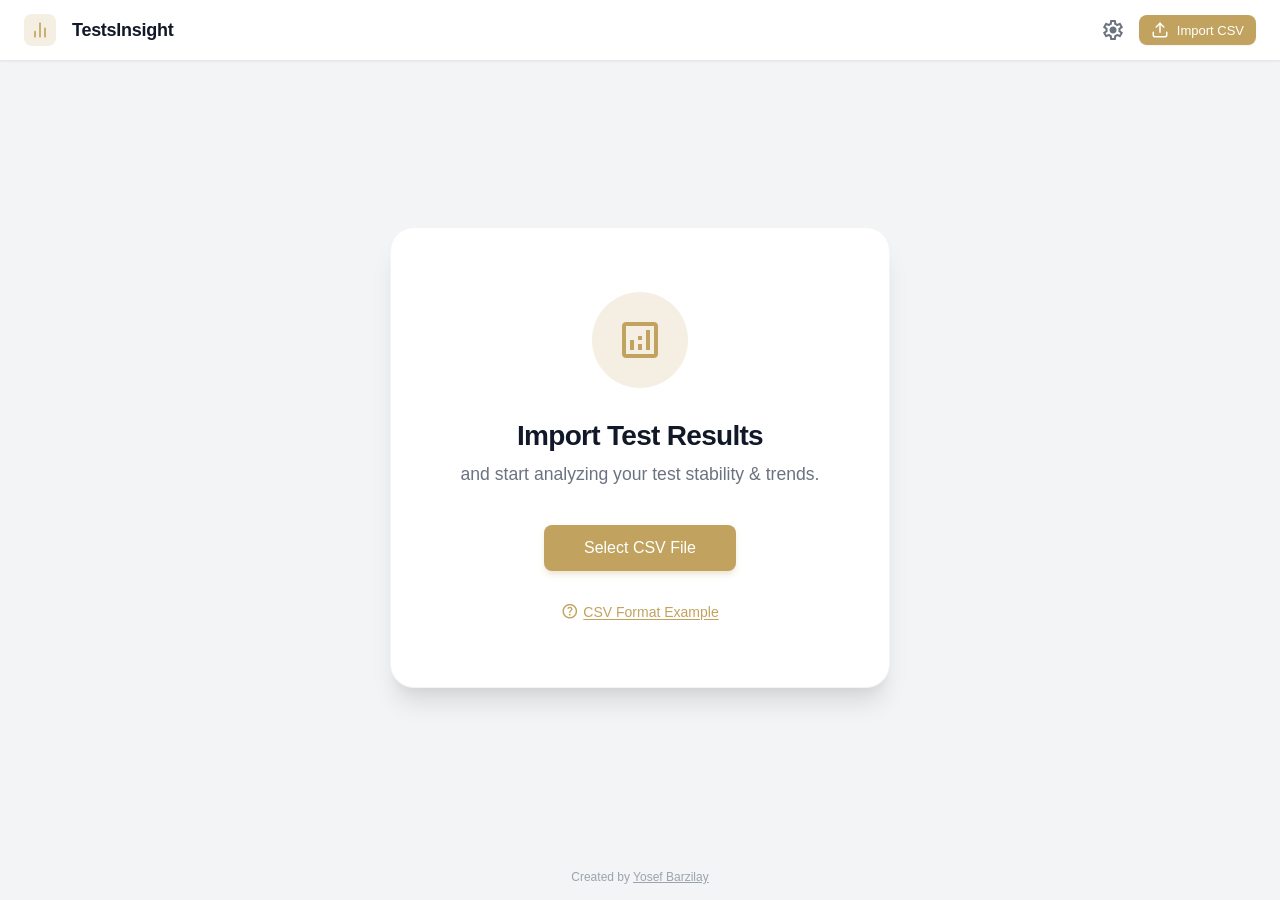
<file: src/client/index.html>
<!DOCTYPE html>
<html lang="en">
<head>
    <meta charset="UTF-8">
    <meta name="viewport" content="width=device-width, initial-scale=1.0">
    <title>TestsInsight</title>
    <link href="https://fonts.googleapis.com/css2?family=Material+Symbols+Outlined:wght,FILL@100..700,0..1&display=swap" rel="stylesheet" />
    <style>
        body {
            font-family: -apple-system, BlinkMacSystemFont, "Segoe UI", Roboto, Helvetica, Arial, sans-serif;
            background-color: #f3f4f6;
            color: #1f2937;
            margin: 0;
            padding: 0;
            height: 100vh;
            display: flex;
            flex-direction: column;
            overflow: hidden;
        }
        * {
            box-sizing: border-box;
        }
        .material-symbols-outlined {
            font-variation-settings: 'FILL' 0, 'wght' 400, 'GRAD' 0, 'opsz' 24;
        }
        /* Tab Styles */
        .tab-btn {
            padding: 0 0 0.75rem 0;
            background: none;
            border: none;
            border-bottom: 2px solid transparent;
            font-size: 1rem;
            font-weight: 600;
            color: #6b7280;
            cursor: pointer;
            transition: all 0.2s;
        }
        .tab-btn:hover { color: #111827; }
        .tab-btn.active {
            color: #C1A35F;
            border-bottom-color: #C1A35F;
        }
        @keyframes spin { 100% { transform: rotate(360deg); } }
        .spin { animation: spin 1s linear infinite; }
        .recommendation-card {
            background: white;
            border: 1px solid #e5e7eb;
            border-radius: 0.75rem;
            padding: 1.5rem;
            margin-bottom: 1rem;
            box-shadow: 0 1px 3px rgba(0,0,0,0.05);
            transition: all 0.2s ease;
            display: flex;
            flex-direction: column;
        }
        .recommendation-card:hover {
            transform: translateY(-2px);
            box-shadow: 0 10px 15px -3px rgba(0, 0, 0, 0.1);
        }
        .recommendation-header {
            display: flex;
            align-items: center;
            gap: 1rem;
            margin-bottom: 0.75rem;
        }
        .recommendation-icon-box {
            width: 3rem;
            height: 3rem;
            border-radius: 0.75rem;
            display: flex;
            align-items: center;
            justify-content: center;
            flex-shrink: 0;
        }
        .rec-icon-red { background-color: #fee2e2; color: #991b1b; }
        .rec-icon-yellow { background-color: #fef9c3; color: #854d0e; }
        .rec-icon-green { background-color: #dcfce7; color: #166534; }
        
        .recommendation-title {
            font-weight: 700;
            color: #111827;
            font-size: 1.1rem;
        }
        .recommendation-action {
            margin-top: 1rem;
            padding-top: 1rem;
            border-top: 1px solid #f3f4f6;
            display: flex;
            gap: 0.75rem;
            align-items: flex-start;
        }
        /* Header Styles */
        .app-header {
            display: flex;
            align-items: center;
            justify-content: space-between;
            border-bottom: 1px solid #e5e7eb;
            padding: 0.75rem 1.5rem;
            background-color: white;
            position: sticky;
            top: 0;
            z-index: 50;
            box-shadow: 0 1px 2px 0 rgba(0, 0, 0, 0.05);
            flex-shrink: 0;
        }
        .header-left {
            display: flex;
            align-items: center;
            gap: 1rem;
        }
        .logo-box {
            width: 2rem;
            height: 2rem;
            display: flex;
            align-items: center;
            justify-content: center;
            border-radius: 0.5rem;
            background-color: #F4EFE2;
            color: #C1A35F;
        }
        .header-title {
            font-size: 1.125rem;
            font-weight: 700;
            color: #111827;
            margin: 0;
            letter-spacing: -0.015em;
        }
        .import-btn {
            display: flex;
            align-items: center;
            gap: 0.5rem;
            font-size: 0.8125rem;
            font-weight: 500;
            color: white;
            background-color: #C1A35F;
            padding: 0.375rem 0.75rem;
            border-radius: 0.5rem;
            border: none;
            cursor: pointer;
            transition: background-color 0.2s;
            box-shadow: 0 1px 2px 0 rgba(0, 0, 0, 0.05);
        }
        .import-btn:hover {
            background-color: #A38A4F;
        }
        .main-content {
            padding: 2rem;
            max-width: 1600px;
            margin: 0 auto;
            flex: 1;
            min-height: 0;
            width: 100%;
            display: flex;
            flex-direction: column;
            overflow: hidden;
        }
        .dashboard {
        display: flex;
        flex-direction: column;
            flex-shrink: 0;
            overflow-y: auto;
        }
    .insights-grid {
        display: grid;
        grid-template-columns: 1fr;
        gap: 1rem;
    }
        .card {
            background: white;
            padding: 1rem;
            border-radius: 0.5rem;
            box-shadow: 0 1px 3px 0 rgba(0, 0, 0, 0.1);
        }
    .insights-grid .card {
        box-shadow: none;
        border: 1px solid #e5e7eb;
    }
        @media (min-width: 768px) {
        .insights-grid {
                grid-template-columns: repeat(2, 1fr);
            }
        }
        @media (min-width: 1200px) {
        .insights-grid {
                grid-template-columns: repeat(4, 1fr);
            }
            .span-full {
                grid-column: 1 / -1;
            }
        }
        .card-title {
            font-size: 0.875rem;
            font-weight: 600;
            color: #6b7280;
            text-transform: uppercase;
            letter-spacing: 0.05em;
            margin-bottom: 0.25rem;
        }
        .card-value {
            font-size: 1.75rem;
            font-weight: 700;
            color: #111827;
        }
        .card-subtext {
            font-size: 0.75rem;
            color: #6b7280;
            margin-top: 0.25rem;
        }
        .hidden {
            display: none !important;
        }
        .table-container {
            background: white;
            padding: 0;
            border-radius: 0.5rem;
            box-shadow: 0 1px 3px 0 rgba(0, 0, 0, 0.1);
            margin-top: 0;
            margin-top: 2rem;
            display: flex;
            flex-direction: column;
            flex: 1;
            min-height: 0;
            overflow: hidden;
        }
        table {
            width: 100%;
            border-collapse: collapse;
            font-size: 0.875rem;
        }
        th, td {
            padding: 0.75rem 1rem;
            text-align: left;
            border-bottom: 1px solid #e5e7eb;
        }
        th:first-child, td:first-child {
            padding-left: 1.5rem;
        }
        th:last-child, td:last-child {
            padding-right: 1.5rem;
        }
        th {
            background-color: #f9fafb;
            font-weight: 600;
            color: #374151;
            position: sticky;
            top: 0;
            z-index: 10;
        }
        .status-pill {
            display: inline-block;
            width: 0.75rem;
            height: 0.75rem;
            border-radius: 50%;
            margin-right: 0.25rem;
            vertical-align: middle;
        }
        .pill-passed { background-color: #A1C45A; }
        .pill-failed { background-color: #EA4C4C; }
        .pill-skipped { background-color: #9ca3af; }
        .rate-value {
            font-size: 1.25rem;
            font-weight: 700;
        }
        .text-green { color: #A1C45A; }
        .text-yellow { color: #d97706; }
        .text-red { color: #EA4C4C; }
        
        /* Toolbar Styles */
        .toolbar {
            padding: 1rem 1.5rem;
            border-bottom: 1px solid #e5e7eb;
            display: flex;
            flex-direction: column;
            gap: 1rem;
            justify-content: space-between;
            align-items: center;
        }
        @media (min-width: 640px) {
            .toolbar {
                flex-direction: row;
            }
        }
        .search-container {
            display: flex;
            align-items: center;
            background-color: #f3f4f6;
            border-radius: 0.5rem;
            padding: 0.5rem 0.75rem;
            flex: 1;
            max-width: 28rem;
            width: 100%;
            border: 1px solid transparent;
            transition: border-color 0.2s;
        }
        .search-container:focus-within {
            border-color: rgba(193, 163, 95, 0.5);
        }
        .search-icon {
            color: #9ca3af;
            margin-right: 0.5rem;
            font-size: 1.25rem;
        }
        .search-input {
            background: transparent;
            border: none;
            outline: none;
            width: 100%;
            font-size: 0.875rem;
            color: #1f2937;
        }
        .actions-container {
            display: flex;
            gap: 0.5rem;
            align-items: center;
            overflow-x: auto;
            width: 100%;
            padding-bottom: 4px;
        }
        @media (min-width: 640px) {
            .actions-container {
                width: auto;
                padding-bottom: 0;
            }
        }
        .btn {
            display: flex;
            align-items: center;
            gap: 0.5rem;
            padding: 0.375rem 0.625rem;
            border-radius: 0.5rem;
            font-size: 0.8125rem;
            font-weight: 500;
            border: none;
            cursor: pointer;
            white-space: nowrap;
            transition: background-color 0.2s;
        }
        .btn-primary {
            background-color: #C1A35F;
            color: white;
            box-shadow: 0 4px 6px -1px rgba(193, 163, 95, 0.2);
        }
        .btn-primary:hover { background-color: #A38A4F; }
        .btn-secondary {
            background-color: #f3f4f6;
            color: #6b7280;
        }
        .btn-secondary:hover { background-color: #e5e7eb; }
        .btn-secondary.active {
            background-color: #e5e7eb;
            color: #111827;
            box-shadow: inset 0 2px 4px 0 rgba(0, 0, 0, 0.05);
        }
        /* Dropdown & Pagination */
        .dropdown-menu {
            position: absolute;
            background: white;
            border: 1px solid #e5e7eb;
            box-shadow: 0 4px 6px -1px rgba(0, 0, 0, 0.1);
            border-radius: 0.5rem;
            z-index: 100;
            min-width: 140px;
            display: none;
        }
        .dropdown-item {
            padding: 0.5rem 1rem;
            cursor: pointer;
            font-size: 0.875rem;
            color: #374151;
            display: block;
        }
        .dropdown-item:hover {
            background-color: #f3f4f6;
        }
        .th-interactive {
            cursor: pointer;
        }
        .th-interactive:hover {
            background-color: #f3f4f6;
        }
        .filter-icon {
            font-size: 16px;
            vertical-align: middle;
            margin-left: 4px;
            color: #9ca3af;
        }
        .pagination-container {
            border-top: 1px solid #e5e7eb;
            padding: 1rem 1.5rem;
            display: flex;
            align-items: center;
            justify-content: space-between;
            background-color: white;
            flex-shrink: 0;
        }
        .pagination-info {
            font-size: 0.75rem;
            color: #6b7280;
        }
        .pagination-info span {
            font-weight: 500;
            color: #111827;
        }
        .pagination-controls {
            display: flex;
            gap: 0.5rem;
        }
        .btn-page {
            padding: 0.25rem 0.75rem;
            border: 1px solid #d1d5db;
            border-radius: 0.25rem;
            font-size: 0.75rem;
            font-weight: 500;
            color: #6b7280;
            background: white;
            cursor: pointer;
        }
        .btn-page:hover:not(:disabled) {
            color: #111827;
            background-color: #f9fafb;
        }
        .btn-page:disabled {
            opacity: 0.5;
            cursor: not-allowed;
        }
        .clickable-count {
            cursor: pointer;
            color: #C1A35F;
            text-decoration: underline;
        }
        .clickable-count.filter-active {
            background-color: #F4EFE2;
            padding: 0.1rem 0.3rem;
            border-radius: 0.25rem;
        }
        .clickable-legend {
            cursor: pointer;
            transition: background-color 0.2s;
            padding: 2px 6px;
            margin: -2px -6px;
            border-radius: 0.375rem;
        }
        .clickable-legend:hover {
            background-color: #f3f4f6;
        }
        .clickable-legend.filter-active {
            background-color: #F4EFE2;
        }
        /* Trend Chart Styles */
        .chart-bar {
            flex: 1;
            display: flex;
            flex-direction: column-reverse;
            height: 100%;
            min-width: 4px;
            margin: 0 1px;
            background-color: #f3f4f6;
            position: relative;
            cursor: pointer;
            border-radius: 2px;
            overflow: hidden;
        }
        .chart-bar:hover {
            filter: brightness(0.95);
            z-index: 10;
        }
        .chart-bar-segment {
            width: 100%;
            transition: height 0.3s ease;
        }
        .chart-bar.active {
            outline: 2px solid #C1A35F;
            outline-offset: 1px;
            filter: brightness(1);
        }
        /* Insights Summary Styles */
        .insights-summary {
            display: flex;
            gap: 1.5rem;
            align-items: center;
        }
        .summary-item {
            display: flex;
            align-items: baseline;
            gap: 0.4rem;
            font-size: 0.875rem;
        }
        .summary-label {
            color: #6b7280;
            font-weight: 600;
            text-transform: uppercase;
            font-size: 0.7rem;
            letter-spacing: 0.05em;
        }
        .summary-value {
            color: #111827;
            font-weight: 700;
        }
        /* New Table Styles */
        .status-icon-box {
            width: 2rem;
            height: 2rem;
            border-radius: 50%;
            display: flex;
            align-items: center;
            justify-content: center;
            margin: 0 auto;
        }
        .bg-success-subtle { background-color: #dcfce7; color: #166534; }
        .bg-warning-subtle { background-color: #fef9c3; color: #854d0e; }
        .bg-danger-subtle { background-color: #fee2e2; color: #991b1b; }
        .stability-container {
            display: flex;
            align-items: center;
            gap: 0.75rem;
        }
        .stability-track {
            flex: 1;
            height: 0.5rem;
            background-color: #f3f4f6;
            border-radius: 9999px;
            overflow: hidden;
            min-width: 80px;
        }
        .stability-bar {
            height: 100%;
            border-radius: 9999px;
        }
        .grade-badge { font-weight: 700; font-size: 1rem; }
        .text-center { text-align: center; }
        .text-right { text-align: right; }
        .stats-grid {
            display: grid;
            grid-template-columns: 1fr 1fr;
            gap: 1rem;
            margin-top: 0.5rem;
        }
        .stat-item {
            display: flex;
            align-items: center;
        }
        .stat-icon {
            width: 2.25rem;
            height: 2.25rem;
            background-color: #F4EFE2;
            color: #C1A35F;
            border-radius: 50%;
            display: flex;
            align-items: center;
            justify-content: center;
            margin-right: 1rem;
            flex-shrink: 0;
        }
        .stat-content {
            display: flex;
            flex-direction: column;
        }
        .stat-value-small {
            font-size: 1.125rem;
            font-weight: 700;
            color: #111827;
            line-height: 1.2;
        }
        .stat-label {
            font-size: 0.75rem;
            color: #6b7280;
            text-transform: uppercase;
            letter-spacing: 0.05em;
            font-weight: 600;
        }
        /* Progress Bar Card Styles */
        .status-legend {
            display: flex;
            justify-content: space-between;
            margin-bottom: 0.75rem;
            font-size: 0.875rem;
            color: #4b5563;
        }
        .legend-item {
            display: flex;
            align-items: center;
        }
        .legend-dot {
            width: 0.6rem;
            height: 0.6rem;
            border-radius: 50%;
            margin-right: 0.35rem;
        }
        .progress-track {
            width: 100%;
            height: 0.75rem;
            background-color: #f3f4f6;
            border-radius: 9999px;
            overflow: hidden;
            display: flex;
        }
        .progress-fill {
            height: 100%;
            transition: width 0.5s ease-in-out;
        }
        .bg-green { background-color: #A1C45A; }
        .bg-red { background-color: #EA4C4C; }
        .bg-grey { background-color: #9ca3af; }
        
        .text-warning { color: #f59e0b; }
        .text-danger { color: #ef4444; }
        .text-danger { color: #EA4C4C; }
        .separator {
            width: 1px;
            height: 2rem;
            background-color: #e5e7eb;
            margin: 0 0.25rem;
        }
        .btn-icon {
            display: flex;
            align-items: center;
            justify-content: center;
            padding: 0.375rem;
            border-radius: 0.5rem;
            background-color: #f3f4f6;
            color: #6b7280;
            border: none;
            cursor: pointer;
        }
        .btn-icon:hover { background-color: #e5e7eb; }
        .btn-icon:disabled {
            opacity: 0.5;
            cursor: not-allowed;
        }

        /* Modal Styles */
        .modal-overlay {
            position: fixed;
            top: 0;
        }
        /* Modal Styles */
        .modal-overlay {
            position: fixed;
            top: 0;
            left: 0;
            width: 100%;
            height: 100%;
            background: rgba(0, 0, 0, 0.5);
            display: flex;
            justify-content: center;
            align-items: center;
            z-index: 1000;
        }
        .modal-content {
            background: white;
            padding: 2rem;
            border-radius: 0.5rem;
            width: 90%;
            max-width: 900px;
            max-height: 90vh;
            overflow-y: auto;
            box-shadow: 0 4px 6px rgba(0, 0, 0, 0.1);
        }
        .modal-header {
            display: flex;
            justify-content: space-between;
            align-items: center;
            margin-bottom: 1.5rem;
        }
        .close-btn {
            background: none;
            border: none;
            font-size: 1.5rem;
            cursor: pointer;
            color: #6b7280;
        }
        .test-name-link {
            color: #C1A35F;
            cursor: pointer;
            text-decoration: underline;
        }
        .test-name-link:hover {
            color: #A38A4F;
        }
        /* Empty State */
        .empty-state {
            display: flex;
            flex-direction: column;
            align-items: center;
            justify-content: center;
            flex: 1;
            text-align: center;
            color: #6b7280;
        }
        .empty-icon {
            font-size: 4rem;
            color: #d1d5db;
            margin-bottom: 1rem;
        }
        .btn-icon-header {
            display: flex;
            align-items: center;
            justify-content: center;
            padding: 0.375rem;
            color: #6b7280;
            text-decoration: none;
            border-radius: 0.5rem;
            transition: background-color 0.2s;
        }
        .btn-icon-header:hover { background-color: #f3f4f6; color: #111827; }
        .table-scroll-wrapper {
            flex: 1;
            overflow: auto;
        }
        #tabContentContainer {
            transition: all 0.3s ease-in-out;
            max-height: 2000px;
            opacity: 1;
            overflow: hidden;
        }
        #tabContentContainer.collapsed {
            max-height: 0;
            opacity: 0;
            margin-top: 0;
        }
        .deep-think-scroll {
            padding: 1rem;
            text-align: center;
            max-height: 600px;
            overflow-y: auto;
        }
        /* Form Styles */
        .form-group { margin-bottom: 1rem; }
        .form-label { display: block; font-size: 0.875rem; font-weight: 600; color: #374151; margin-bottom: 0.5rem; }
        .form-input { width: 100%; padding: 0.5rem; border: 1px solid #d1d5db; border-radius: 0.375rem; font-size: 0.875rem; }
        .form-row { display: flex; gap: 0.5rem; }
    </style>
</head>
<body>
    <!-- Created by Yosef Barzilay -->
    <header class="app-header">
        <div class="header-left">
            <div class="logo-box">
                <svg xmlns="http://www.w3.org/2000/svg" width="20" height="20" viewBox="0 0 24 24" fill="none" stroke="currentColor" stroke-width="2" stroke-linecap="round" stroke-linejoin="round"><line x1="18" y1="20" x2="18" y2="10"></line><line x1="12" y1="20" x2="12" y2="4"></line><line x1="6" y1="20" x2="6" y2="14"></line></svg>
            </div>
        <h2 class="header-title">TestsInsight</h2>
        </div>
        <div style="display: flex; align-items: center; gap: 0.5rem;">
            <a href="settings.html" class="btn-icon-header" title="Settings">
                <span class="material-symbols-outlined">settings</span>
            </a>
            <button class="import-btn" onclick="document.getElementById('csvInput').click()">
                <svg xmlns="http://www.w3.org/2000/svg" width="18" height="18" viewBox="0 0 24 24" fill="none" stroke="currentColor" stroke-width="2" stroke-linecap="round" stroke-linejoin="round"><path d="M21 15v4a2 2 0 0 1-2 2H5a2 2 0 0 1-2-2v-4"></path><polyline points="17 8 12 3 7 8"></polyline><line x1="12" y1="3" x2="12" y2="15"></line></svg>
                <span>Import CSV</span>
            </button>
            <input type="file" id="csvInput" accept=".csv" class="hidden" />
        </div>
    </header>

    <div class="main-content">

        <div id="emptyState" class="empty-state">
            <div style="background: white; padding: 4rem; border-radius: 1.5rem; box-shadow: 0 20px 25px -5px rgba(0, 0, 0, 0.1), 0 10px 10px -5px rgba(0, 0, 0, 0.04); display: flex; flex-direction: column; align-items: center; max-width: 500px; width: 100%; border: 1px solid #f3f4f6;">
                <div style="width: 6rem; height: 6rem; background: #F4EFE2; border-radius: 50%; display: flex; align-items: center; justify-content: center; margin-bottom: 2rem; color: #C1A35F;">
                    <span class="material-symbols-outlined" style="font-size: 3rem;">analytics</span>
                </div>
                <h3 style="font-size: 1.75rem; font-weight: 700; color: #111827; margin: 0 0 0.75rem 0; letter-spacing: -0.025em;">Import Test Results</h3>
                <p style="color: #6b7280; margin: 0 0 2.5rem 0; font-size: 1.1rem;">and start analyzing your test stability & trends.</p>
                <button class="import-btn" style="font-size: 1rem; padding: 0.875rem 2.5rem; box-shadow: 0 4px 6px -1px rgba(193, 163, 95, 0.3);" onclick="document.getElementById('csvInput').click()">
                    <span>Select CSV File</span>
                </button>
                <div style="margin-top: 2rem; width: 100%;">
                    <details style="text-align: center; font-size: 0.875rem; color: #6b7280;">
                        <summary style="cursor: pointer; list-style: none; user-select: none; display: inline-flex; align-items: center; gap: 0.25rem; color: #C1A35F; font-weight: 500;">
                            <span class="material-symbols-outlined" style="font-size: 1.1rem;">help</span>
                            <span style="text-decoration: underline; text-underline-offset: 2px;">CSV Format Example</span>
                        </summary>
                        <div style="margin-top: 1rem; background: #f9fafb; border: 1px solid #e5e7eb; border-radius: 0.5rem; padding: 1rem; text-align: left;">
                            <p style="font-size: 0.75rem; color: #6b7280; margin: 0 0 0.5rem 0;">
                                Required columns (comma-separated). <span style="font-style: italic; color: #9ca3af;">* test_group_name is optional</span>
                            </p>
                            <div style="font-family: ui-monospace, SFMono-Regular, Menlo, Monaco, Consolas, monospace; font-size: 0.75rem; color: #4b5563; line-height: 1.6; overflow-x: auto;">
                                <div style="font-weight: 600; color: #111827; border-bottom: 1px dashed #d1d5db; padding-bottom: 0.25rem; margin-bottom: 0.25rem; white-space: nowrap;">run_id, test_name, test_group_name*, status, run_date, start_time, end_time</div>
                                <div style="color: #6b7280; white-space: nowrap;">101, login_test, Auth, Passed, 2023-10-01, 10:00:00, 10:00:05</div>
                                <div style="color: #6b7280; white-space: nowrap;">101, checkout_test, , Failed, 2023-10-01, 10:00:06, 10:00:10</div>
                            </div>
                        </div>
                    </details>
                </div>
            </div>
        </div>

        <div id="dashboard" class="dashboard hidden">
            <div class="card">
                <div style="border-bottom: 1px solid #e5e7eb; margin-bottom: 1.5rem; display: flex; justify-content: space-between; align-items: center;">
                    <div style="display: flex; gap: 1.5rem;">
                        <button id="tab-insights" class="tab-btn active" onclick="switchTab('insights')">Insights</button>
                        <button id="tab-deepThink" class="tab-btn" onclick="switchTab('deepThink')">Deep Think</button>
                    </div>
                    <div id="insightsSummary" class="insights-summary hidden">
                        <div class="summary-item">
                            <span class="summary-label">Runs:</span>
                            <span class="summary-value" id="summaryRuns">-</span>
                        </div>
                        <div class="summary-item">
                            <span class="summary-label">Tests:</span>
                            <span class="summary-value" id="summaryTests">-</span>
                        </div>
                        <div class="summary-item">
                            <span class="summary-label">Flaky Rate:</span>
                            <span class="summary-value" id="summaryFlaky">-</span>
                        </div>
                        <div class="summary-item">
                            <span class="summary-label">Broken Rate:</span>
                            <span class="summary-value" id="summaryBroken">-</span>
                        </div>
                    </div>
                    <button class="btn-icon" onclick="toggleInsights()" title="Toggle View">
                        <span id="insightsToggleIcon" class="material-symbols-outlined">expand_less</span>
                    </button>
                </div>
            <div id="tabContentContainer">
            <div id="content-insights">
            <div id="insightsContent" class="insights-grid">
                <!-- Execution Trend Card -->
                <div class="card span-full">
                    <div class="card-title" style="display: flex; justify-content: space-between; align-items: center;">
                        <span>Execution Trends</span>
                        <div style="display: flex; align-items: center; gap: 0.5rem;">
                            <button id="compareRunsBtn" class="btn-icon" onclick="toggleComparisonMode()" title="Select 2-3 runs to compare" disabled>
                                <span class="material-symbols-outlined">compare_arrows</span>
                            </button>
                            <button id="clearRunFilterBtn" class="btn-icon" onclick="setFilter('all')" title="Clear Selection" disabled>
                                <span class="material-symbols-outlined">clear</span>
                            </button>
                            <button class="btn-icon" onclick="openTrendModal()" title="Enlarge">
                                <span class="material-symbols-outlined">open_in_full</span>
                            </button>
                        </div>
                    </div>
                    <div id="trendChartSmall" style="width: 100%; height: 100px; display: flex; align-items: flex-end; padding-top: 10px;"></div>
                </div>
                <!-- Status Distribution Card -->
                <div class="card">
                    <div class="card-title" style="display: flex; justify-content: space-between; align-items: center;">
                        <span>Status Distribution</span>
                        <span id="totalExecutionsClickable" class="clickable-legend" style="font-size: 0.75rem; color: #6b7280; text-transform: none; font-weight: normal;">Total: <strong id="totalExecutions" style="color: #1f2937;">-</strong></span>
                    </div>
                    <div class="status-legend">
                        <div id="passedFilterClickable" class="legend-item clickable-legend">
                            <span class="legend-dot bg-green"></span>
                            <span>Passed: <strong id="countPassed">-</strong></span>
                        </div>
                        <div id="failedFilterClickable" class="legend-item clickable-legend">
                            <span class="legend-dot bg-red"></span>
                            <span>Failed: <strong id="countFailed">-</strong></span>
                        </div>
                        <div id="skippedFilterClickable" class="legend-item clickable-legend">
                            <span class="legend-dot bg-grey"></span>
                            <span>Skipped: <strong id="countSkipped">-</strong></span>
                        </div>
                    </div>
                    <div class="progress-track">
                        <div id="barPassed" class="progress-fill bg-green" style="width: 0%"></div>
                        <div id="barFailed" class="progress-fill bg-red" style="width: 0%"></div>
                        <div id="barSkipped" class="progress-fill bg-grey" style="width: 0%"></div>
                    </div>
                    </div>

                <!-- FR-08: Execution Summary Card -->
                <div class="card">
                    <div class="card-title">Execution Summary</div>
                    <div class="stats-grid">
                        <div class="stat-item">
                            <div class="stat-icon">
                                <!-- Play/Run Icon -->
                                <svg xmlns="http://www.w3.org/2000/svg" width="24" height="24" viewBox="0 0 24 24" fill="none" stroke="currentColor" stroke-width="2" stroke-linecap="round" stroke-linejoin="round"><polygon points="5 3 19 12 5 21 5 3"/></svg>
                            </div>
                            <div class="stat-content">
                                <div class="stat-value-small" id="totalRuns">-</div>
                                <div class="stat-label">Total Runs</div>
                            </div>
                        </div>
                        <div class="stat-item">
                            <div class="stat-icon">
                                <!-- Beaker Icon -->
                                <svg xmlns="http://www.w3.org/2000/svg" width="24" height="24" viewBox="0 0 24 24" fill="none" stroke="currentColor" stroke-width="2" stroke-linecap="round" stroke-linejoin="round"><path d="M4.5 3h15"/><path d="M6 3v16a2 2 0 0 0 2 2h8a2 2 0 0 0 2-2V3"/><path d="M6 14h12"/></svg>
                            </div>
                            <div class="stat-content">
                                <div class="stat-value-small" id="totalTestsDisplay">-</div>
                                <div class="stat-label">Total Tests</div>
                            </div>
                        </div>
                        </div>
                    </div>

                <!-- FR-06 & FR-08: Flaky Tests Card -->
                <div class="card">
                    <div class="card-title">Flaky Tests</div>
                    <div class="card-value" id="flakyRate">-</div>
                    <div class="card-subtext">
                        <span id="flakyCount" class="clickable-count">-</span> flaky tests of <span id="totalTests">-</span> total
                    </div>
                </div>

                <!-- Continuous Failing Tests Card -->
                <div class="card">
                    <div class="card-title">Continuous Failing</div>
                    <div class="card-value" id="brokenRate">-</div>
                    <div class="card-subtext">
                        <span id="brokenCount" class="clickable-count">-</span> failing tests of <span id="totalTestsBroken">-</span> total
                    </div>
                </div>
                </div>
            </div>
            <div id="content-deepThink" class="hidden">
                <div class="deep-think-scroll">
                    <div id="deepThinkIntro" style="margin-bottom: 1.5rem;">
                        <span class="material-symbols-outlined" style="font-size: 48px; color: #C1A35F;">psychology</span>
                        <h3 style="margin: 0.5rem 0; color: #111827;">Deep Analysis & Recommendations</h3>
                        <p style="color: #6b7280; max-width: 600px; margin: 0 auto;">
                            Analyze patterns in your test execution history to identify root causes of instability and get actionable recommendations.
                        </p>
                    </div>
                    <div id="deepThinkResults" style="text-align: left; display: none; margin-bottom: 2rem;"></div>
                    
                    <button id="btnGenerateAnalysis" class="btn btn-primary" onclick="generateDeepAnalysis()" style="margin: 0 auto; width: fit-content;">
                        <span class="material-symbols-outlined">auto_awesome</span>
                        Generate Analysis
                    </button>
                </div>
            </div>
            </div>
            </div>
        </div>

        <div id="details" class="table-container hidden">
            <div class="toolbar">
                <div class="search-container">
                    <span class="material-symbols-outlined search-icon">search</span>
                    <input type="text" id="searchInput" class="search-input" placeholder="Search by test name..." />
                </div>
                <div class="actions-container">
                    <button class="btn btn-primary" id="btnAllTests">
                        <span class="material-symbols-outlined text-[18px]">filter_list</span>
                        All Tests
                    </button>
                    <button class="btn btn-secondary" id="btnShowFlaky">
                        <span class="material-symbols-outlined text-[18px] text-warning">warning</span>
                        Show Flaky
                    </button>
                    <button class="btn btn-secondary" id="btnShowFailing">
                        <span class="material-symbols-outlined text-[18px] text-danger">cancel</span>
                        Show Failing
                    </button>
                    <button class="btn btn-secondary" onclick="openAdvancedFilter()">
                        <span class="material-symbols-outlined text-[18px]">filter_alt</span>
                        Filter
                    </button>
                    <div class="separator"></div>
                    <button class="btn-icon" id="btnExportCsv" title="Export CSV">
                        <span class="material-symbols-outlined">download</span>
                    </button>
                </div>
            </div>
            <div class="table-scroll-wrapper">
                <table>
                    <thead>
                        <tr>
                            <th>Test Name</th>
                            <th style="width: 10rem;">Deviation (P/F/S)</th>
                        </tr>
                    </thead>
                    <tbody id="testTableBody"></tbody>
                </table>
            </div>
            <div class="pagination-container">
                <div class="pagination-info">
                    Showing <span id="pageStart">0</span> to <span id="pageEnd">0</span> of <span id="totalItems">0</span> results
                </div>
                <div class="pagination-controls">
                    <button id="btnPrev" class="btn-page" disabled>Previous</button>
                    <button id="btnNext" class="btn-page" disabled>Next</button>
                </div>
            </div>
        </div>

        <!-- Trend Modal -->
        <div id="trendModal" class="modal-overlay hidden">
            <div class="modal-content" style="max-width: 1200px; height: 80vh; display: flex; flex-direction: column;">
                <div class="modal-header">
                    <h2>Execution Trends</h2>
                    <button class="close-btn" onclick="closeTrendModal()">&times;</button>
                </div>
                <div id="trendChartLarge" style="flex: 1; width: 100%; display: flex; align-items: flex-end; padding: 20px 0; gap: 2px;"></div>
            </div>
        </div>

        <!-- Detailed View Modal -->
        <div id="detailModal" class="modal-overlay hidden">
            <div class="modal-content">
                <div class="modal-header">
                    <h2 id="modalTitle">Test Details</h2>
                    <button class="close-btn" onclick="closeModal()">&times;</button>
                </div>
                
                <!-- Visualization -->
                <div style="margin-bottom: 2rem;">
                    <h4>Status Trend (Pass vs Fail)</h4>
                    <div id="chartContainer" style="width: 100%; height: 150px; border: 1px solid #e5e7eb; border-radius: 0.5rem; background: #f9fafb; position: relative;">
                        <!-- SVG Chart will be injected here -->
                    </div>
                </div>

                <!-- Detailed Table -->
                <h3>Execution Log</h3>
                <table>
                    <thead>
                        <tr>
                            <th>Run ID</th>
                            <th>Date</th>
                            <th>Time (Start - End)</th>
                            <th>Status</th>
                        </tr>
                    </thead>
                    <tbody id="modalTableBody"></tbody>
                </table>
            </div>
        </div>
        
        <!-- Filter Dropdown -->
        <div id="filterDropdown" class="dropdown-menu"></div>

        <!-- Advanced Filter Modal -->
        <div id="advancedFilterModal" class="modal-overlay hidden">
            <div class="modal-content" style="max-width: 500px;">
                <div class="modal-header">
                    <h2>Advanced Filters</h2>
                    <button class="close-btn" onclick="closeAdvancedFilter()">&times;</button>
                </div>
                <div class="filter-form">
                    <div class="form-group">
                        <label class="form-label">Test Name</label>
                        <input type="text" id="filterTestName" class="form-input" placeholder="Contains..." list="testNameOptions">
                        <datalist id="testNameOptions"></datalist>
                    </div>
                    <div class="form-group">
                        <label class="form-label">Test Group</label>
                        <input type="text" id="filterTestGroup" class="form-input" placeholder="Contains..." list="testGroupOptions">
                        <datalist id="testGroupOptions"></datalist>
                    </div>
                    <div class="form-group">
                        <label class="form-label">Run ID</label>
                        <input type="text" id="filterRunId" class="form-input" placeholder="Contains..." list="runIdOptions">
                        <datalist id="runIdOptions"></datalist>
                    </div>
                    <div class="form-group">
                        <label class="form-label">Start Time Range</label>
                        <div class="form-row">
                            <input type="time" id="filterStartTimeMin" class="form-input">
                            <span style="align-self: center;">-</span>
                            <input type="time" id="filterStartTimeMax" class="form-input">
                        </div>
                    </div>
                    <div class="form-group">
                        <label class="form-label">Duration (seconds)</label>
                        <div class="form-row">
                            <input type="number" id="filterDurationMin" class="form-input" placeholder="Min" min="0">
                            <span style="align-self: center;">-</span>
                            <input type="number" id="filterDurationMax" class="form-input" placeholder="Max" min="0">
                        </div>
                    </div>
                </div>
                <div style="display: flex; justify-content: flex-end; gap: 1rem; margin-top: 1.5rem;">
                    <button class="btn btn-secondary" onclick="clearAdvancedFilters()">Clear All</button>
                    <button class="btn btn-primary" onclick="applyAdvancedFilters()">Apply Filters</button>
                </div>
            </div>
        </div>
    </div>

    <footer style="text-align: center; padding: 1rem; font-size: 0.75rem; color: #9ca3af; flex-shrink: 0;">
        Created by <a href="mailto:yosefb11@gmail.com" style="color: inherit; text-decoration: underline;">Yosef Barzilay</a>
    </footer>

    <script>
        let globalTestHistory = {};
        let globalTestResults = {};
        let globalTestGroups = {};
        let globalTestNames = {};
        let runToTestsMap = {};
        let globalRunStats = [];
        let globalTestDetails = {}; // Stores full row data per test
        let currentFilter = 'all'; // 'all', 'flaky', 'failing'
        let columnFilters = {};
        let activeRunFilter = null;
        let activeRunFilters = []; // Use an array for multi-select
        let isComparisonMode = false;
        let currentPage = 1;
        let advancedFilters = {
            testName: '',
            testGroup: '',
            runId: '',
            startTimeMin: '',
            startTimeMax: '',
            durationMin: '',
            durationMax: ''
        };
        const itemsPerPage = 15;

        function switchTab(tabName) {
            document.querySelectorAll('.tab-btn').forEach(btn => btn.classList.remove('active'));
            document.getElementById(`tab-${tabName}`).classList.add('active');

            if (tabName === 'insights') {
                document.getElementById('content-insights').classList.remove('hidden');
                document.getElementById('content-deepThink').classList.add('hidden');
            } else {
                document.getElementById('content-insights').classList.add('hidden');
                document.getElementById('content-deepThink').classList.remove('hidden');
            }
        }

        function toggleInsights() {
            const container = document.getElementById('tabContentContainer');
            const icon = document.getElementById('insightsToggleIcon');
            const summary = document.getElementById('insightsSummary');
            
            container.classList.toggle('collapsed');
            
            if (container.classList.contains('collapsed')) {
                icon.textContent = 'expand_more';
                summary.classList.remove('hidden');
            } else {
                icon.textContent = 'expand_less';
                summary.classList.add('hidden');
            }
        }

        function parseTimeSeconds(timeStr) {
            if (!timeStr || timeStr === '-') return 0;
            const parts = timeStr.split(':');
            if (parts.length < 2) return 0;
            return (+parts[0]) * 3600 + (+parts[1]) * 60 + (+parts[2] || 0);
        }

        function dismissCard(checkbox) {
            if (checkbox.checked) {
                const card = checkbox.closest('.recommendation-card');
                card.style.transition = 'all 0.4s ease';
                card.style.opacity = '0';
                card.style.transform = 'scale(0.95)';
                card.style.pointerEvents = 'none';
                
                setTimeout(() => {
                    card.remove();
                }, 400);
            }
        }

        function generateDeepAnalysis() {
            const container = document.getElementById('deepThinkResults');
            const intro = document.getElementById('deepThinkIntro');
            const btn = document.getElementById('btnGenerateAnalysis');
            
            btn.innerHTML = '<span class="material-symbols-outlined spin">sync</span> Analyzing...';
            btn.disabled = true;

            setTimeout(() => {
                const totalTests = Object.keys(globalTestHistory).length;
                const flakyTests = Object.keys(globalTestResults).filter(t => globalTestResults[t].has('passed') && globalTestResults[t].has('failed'));
                const brokenTests = Object.keys(globalTestResults).filter(t => !globalTestResults[t].has('passed') && globalTestResults[t].has('failed'));
                
                // Analyze Slow Tests (> 10 mins avg)
                const slowTests = [];
                for (const [testName, details] of Object.entries(globalTestDetails)) {
                    let totalDuration = 0;
                    let count = 0;
                    details.forEach(d => {
                        if (d.start && d.end && d.start !== '-' && d.end !== '-') {
                            let start = parseTimeSeconds(d.start);
                            let end = parseTimeSeconds(d.end);
                            let duration = end - start;
                            if (duration < 0) duration += 24 * 3600; 
                            totalDuration += duration;
                            count++;
                        }
                    });
                    if (count > 0) {
                        const avgMinutes = (totalDuration / count) / 60;
                        if (avgMinutes > 10) {
                            slowTests.push({name: globalTestNames[testName] || testName, duration: avgMinutes.toFixed(1)});
                        }
                    }
                }

                // Analyze Slow Runs (> 1.5x avg)
                const slowRuns = [];
                let totalRunDuration = 0;
                let runCount = 0;
                const runDurations = [];
                globalRunStats.forEach(run => {
                    if (run.startTime && run.endTime) {
                        let start = parseTimeSeconds(run.startTime);
                        let end = parseTimeSeconds(run.endTime);
                        let duration = end - start;
                        if (duration < 0) duration += 24 * 3600;
                        runDurations.push({id: run.id, duration: duration});
                        totalRunDuration += duration;
                        runCount++;
                    }
                });
                if (runCount > 0) {
                    const avgRunDuration = totalRunDuration / runCount;
                    const threshold = Math.max(avgRunDuration * 1.5, 120); // At least 2 mins
                    runDurations.forEach(r => {
                        if (r.duration > threshold) {
                            slowRuns.push({
                                id: r.id, 
                                duration: (r.duration/60).toFixed(1), 
                                avg: (avgRunDuration/60).toFixed(1)
                            });
                        }
                    });
                }

                // Analyze Tests Without Group
                const testsWithoutGroup = Object.keys(globalTestGroups).filter(t => !globalTestGroups[t] || globalTestGroups[t] === '--');
                
                let html = '';

                // Stability Score
                const stabilityScore = Math.max(0, 100 - ((flakyTests.length + brokenTests.length) / totalTests * 100)).toFixed(1);
                let scoreColor = stabilityScore > 80 ? 'text-green' : (stabilityScore > 50 ? 'text-yellow' : 'text-red');
                
                html += `
                    <div class="insights-grid" style="margin-bottom: 2rem;">
                        <div class="card" style="border: 1px solid #e5e7eb; box-shadow: none;">
                            <div class="card-title">Overall Stability Score</div>
                            <div class="card-value ${scoreColor}">${stabilityScore}/100</div>
                            <div class="card-subtext">Based on flaky and broken test rates</div>
                        </div>
                        <div class="card" style="border: 1px solid #e5e7eb; box-shadow: none;">
                            <div class="card-title">Critical Issues</div>
                            <div class="card-value text-red">${brokenTests.length}</div>
                            <div class="card-subtext">Tests consistently failing</div>
                        </div>
                    </div>
                    <h4 style="margin-bottom: 1rem;">AI Recommendations</h4>
                `;

                if (brokenTests.length > 0) {
                    html += `
                        <div class="recommendation-card" style="border-left: 4px solid #ef4444;">
                            <div class="recommendation-header" style="justify-content: space-between;">
                                <div style="display: flex; align-items: center; gap: 1rem;">
                                    <div class="recommendation-icon-box rec-icon-red"><span class="material-symbols-outlined">error</span></div>
                                    <div class="recommendation-title">Fix Broken Tests First</div>
                                </div>
                                <label style="display: flex; align-items: center; gap: 0.5rem; cursor: pointer;" title="Mark as resolved">
                                    <span style="font-size: 0.75rem; color: #9ca3af;">Done</span>
                                    <input type="checkbox" onchange="dismissCard(this)" style="width: 1.1rem; height: 1.1rem; cursor: pointer; accent-color: #10b981;">
                                </label>
                            </div>
                            <div style="color: #4b5563; font-size: 0.95rem; line-height: 1.5;">
                                ${brokenTests.length} tests are consistently failing. These provide no value and block the pipeline.
                            </div>
                            <div class="recommendation-action">
                                <span class="material-symbols-outlined" style="color: #C1A35F;">lightbulb</span>
                                <span style="font-size: 0.9rem; font-weight: 500; color: #374151;"><strong>Recommendation:</strong> Quarantine or fix these tests immediately.</span>
                            </div>
                        </div>`;
                }
                if (flakyTests.length > 0) {
                    html += `
                        <div class="recommendation-card" style="border-left: 4px solid #f59e0b;">
                            <div class="recommendation-header" style="justify-content: space-between;">
                                <div style="display: flex; align-items: center; gap: 1rem;">
                                    <div class="recommendation-icon-box rec-icon-yellow"><span class="material-symbols-outlined">warning</span></div>
                                    <div class="recommendation-title">Address Flakiness</div>
                                </div>
                                <label style="display: flex; align-items: center; gap: 0.5rem; cursor: pointer;" title="Mark as resolved">
                                    <span style="font-size: 0.75rem; color: #9ca3af;">Done</span>
                                    <input type="checkbox" onchange="dismissCard(this)" style="width: 1.1rem; height: 1.1rem; cursor: pointer; accent-color: #10b981;">
                                </label>
                            </div>
                            <div style="color: #4b5563; font-size: 0.95rem; line-height: 1.5;">
                                ${flakyTests.length} tests are exhibiting flaky behavior.
                            </div>
                            <div class="recommendation-action">
                                <span class="material-symbols-outlined" style="color: #C1A35F;">lightbulb</span>
                                <span style="font-size: 0.9rem; font-weight: 500; color: #374151;"><strong>Recommendation:</strong> Review test isolation and environment stability.</span>
                            </div>
                        </div>`;
                }
                if (slowTests.length > 0) {
                    const testList = slowTests.slice(0, 3).map(t => `${t.name} (${t.duration}m)`).join(', ');
                    const moreText = slowTests.length > 3 ? ` and ${slowTests.length - 3} more` : '';
                    html += `
                        <div class="recommendation-card" style="border-left: 4px solid #f59e0b;">
                            <div class="recommendation-header" style="justify-content: space-between;">
                                <div style="display: flex; align-items: center; gap: 1rem;">
                                    <div class="recommendation-icon-box rec-icon-yellow"><span class="material-symbols-outlined">timer</span></div>
                                    <div class="recommendation-title">Optimize Slow Tests</div>
                                </div>
                                <label style="display: flex; align-items: center; gap: 0.5rem; cursor: pointer;" title="Mark as resolved">
                                    <span style="font-size: 0.75rem; color: #9ca3af;">Done</span>
                                    <input type="checkbox" onchange="dismissCard(this)" style="width: 1.1rem; height: 1.1rem; cursor: pointer; accent-color: #10b981;">
                                </label>
                            </div>
                            <div style="color: #4b5563; font-size: 0.95rem; line-height: 1.5;">
                                ${slowTests.length} tests have an average execution time > 10 minutes.
                            </div>
                            <div class="recommendation-action">
                                <span class="material-symbols-outlined" style="color: #C1A35F;">lightbulb</span>
                                <span style="font-size: 0.9rem; font-weight: 500; color: #374151;"><strong>Recommendation:</strong> Investigate ${testList}${moreText} for performance optimization.</span>
                            </div>
                        </div>`;
                }
                if (slowRuns.length > 0) {
                    const runList = slowRuns.slice(0, 3).map(r => `Run ${r.id} (${r.duration}m)`).join(', ');
                    const moreText = slowRuns.length > 3 ? ` and ${slowRuns.length - 3} more` : '';
                    html += `
                        <div class="recommendation-card" style="border-left: 4px solid #f59e0b;">
                            <div class="recommendation-header" style="justify-content: space-between;">
                                <div style="display: flex; align-items: center; gap: 1rem;">
                                    <div class="recommendation-icon-box rec-icon-yellow"><span class="material-symbols-outlined">history_toggle_off</span></div>
                                    <div class="recommendation-title">Long Pipeline Runs Detected</div>
                                </div>
                                <label style="display: flex; align-items: center; gap: 0.5rem; cursor: pointer;" title="Mark as resolved">
                                    <span style="font-size: 0.75rem; color: #9ca3af;">Done</span>
                                    <input type="checkbox" onchange="dismissCard(this)" style="width: 1.1rem; height: 1.1rem; cursor: pointer; accent-color: #10b981;">
                                </label>
                            </div>
                            <div style="color: #4b5563; font-size: 0.95rem; line-height: 1.5;">
                                Some runs took significantly longer than the average (${slowRuns[0].avg}m).
                            </div>
                            <div class="recommendation-action">
                                <span class="material-symbols-outlined" style="color: #C1A35F;">lightbulb</span>
                                <span style="font-size: 0.9rem; font-weight: 500; color: #374151;"><strong>Recommendation:</strong> Check infrastructure load or test retries in: ${runList}${moreText}.</span>
                            </div>
                        </div>`;
                }
                if (testsWithoutGroup.length > 0) {
                    html += `
                        <div class="recommendation-card" style="border-left: 4px solid #f59e0b;">
                            <div class="recommendation-header" style="justify-content: space-between;">
                                <div style="display: flex; align-items: center; gap: 1rem;">
                                    <div class="recommendation-icon-box rec-icon-yellow"><span class="material-symbols-outlined">group_off</span></div>
                                    <div class="recommendation-title">Missing Test Ownership</div>
                                </div>
                                <label style="display: flex; align-items: center; gap: 0.5rem; cursor: pointer;" title="Mark as resolved">
                                    <span style="font-size: 0.75rem; color: #9ca3af;">Done</span>
                                    <input type="checkbox" onchange="dismissCard(this)" style="width: 1.1rem; height: 1.1rem; cursor: pointer; accent-color: #10b981;">
                                </label>
                            </div>
                            <div style="color: #4b5563; font-size: 0.95rem; line-height: 1.5;">
                                ${testsWithoutGroup.length} tests are not assigned to any group. Tests without a group may lack ownership, making maintenance and targeted execution difficult.
                            </div>
                            <div class="recommendation-action">
                                <span class="material-symbols-outlined" style="color: #C1A35F;">lightbulb</span>
                                <span style="font-size: 0.9rem; font-weight: 500; color: #374151;"><strong>Recommendation:</strong> Assign a 'test_group_name' to ensure accountability and better organization.</span>
                            </div>
                        </div>`;
                }
                if (brokenTests.length === 0 && flakyTests.length === 0 && slowTests.length === 0 && slowRuns.length === 0 && testsWithoutGroup.length === 0) {
                     html += `
                        <div class="recommendation-card" style="border-left: 4px solid #10b981;">
                            <div class="recommendation-header" style="justify-content: space-between;">
                                <div style="display: flex; align-items: center; gap: 1rem;">
                                    <div class="recommendation-icon-box rec-icon-green"><span class="material-symbols-outlined">check_circle</span></div>
                                    <div class="recommendation-title">Great Stability!</div>
                                </div>
                                <label style="display: flex; align-items: center; gap: 0.5rem; cursor: pointer;" title="Dismiss">
                                    <span style="font-size: 0.75rem; color: #9ca3af;">Done</span>
                                    <input type="checkbox" onchange="dismissCard(this)" style="width: 1.1rem; height: 1.1rem; cursor: pointer; accent-color: #10b981;">
                                </label>
                            </div>
                            <div style="color: #4b5563; font-size: 0.95rem; line-height: 1.5;">
                                Your test suite appears very stable and performant.
                            </div>
                            <div class="recommendation-action">
                                <span class="material-symbols-outlined" style="color: #C1A35F;">lightbulb</span>
                                <span style="font-size: 0.9rem; font-weight: 500; color: #374151;"><strong>Recommendation:</strong> Keep up the good work!</span>
                            </div>
                        </div>`;
                }

                container.innerHTML = html;
                container.style.display = 'block';
                if (intro) intro.style.display = 'none';
                btn.innerHTML = '<span class="material-symbols-outlined">refresh</span> Regenerate Analysis';
                btn.disabled = false;
            }, 800);
        }

        document.getElementById('csvInput').addEventListener('change', function(e) {
            const file = e.target.files[0];
            if (!file) return;

            if (!file.name.toLowerCase().endsWith('.csv')) {
                alert('Invalid file format. Please upload a .csv file.');
                showError('Invalid File', 'Invalid file format. Please upload a .csv file.');
                this.value = '';
                return;
            }

            const reader = new FileReader();
            reader.onload = function(e) {
                const text = e.target.result;
                processCSV(text);
            };
            reader.readAsText(file);
        });

        document.getElementById('searchInput').addEventListener('input', function(e) {
            currentPage = 1;
            renderTable();
        });

        document.getElementById('flakyCount').addEventListener('click', function() {
            setFilter(currentFilter === 'flaky' ? 'all' : 'flaky');
        });

        document.getElementById('brokenCount').addEventListener('click', function() {
            setFilter(currentFilter === 'broken' ? 'all' : 'broken');
        });

        document.getElementById('passedFilterClickable').addEventListener('click', () => {
            setFilter(currentFilter === 'passed-only' ? 'all' : 'passed-only');
        });
        document.getElementById('failedFilterClickable').addEventListener('click', () => {
            setFilter(currentFilter === 'failing' ? 'all' : 'failing');
        });
        document.getElementById('skippedFilterClickable').addEventListener('click', () => {
            setFilter(currentFilter === 'skipped-any' ? 'all' : 'skipped-any');
        });
        document.getElementById('totalExecutionsClickable').addEventListener('click', () => {
            setFilter('all');
        });

        document.getElementById('btnAllTests').addEventListener('click', () => setFilter('all'));
        document.getElementById('btnShowFlaky').addEventListener('click', () => setFilter('flaky'));
        document.getElementById('btnShowFailing').addEventListener('click', () => setFilter('failing'));
        document.getElementById('btnExportCsv').addEventListener('click', exportDataToCsv);

        document.getElementById('btnPrev').addEventListener('click', () => {
            if (currentPage > 1) {
                currentPage--;
                renderTable();
            }
        });
        document.getElementById('btnNext').addEventListener('click', () => {
            currentPage++;
            renderTable();
        });

        function setFilter(filter) {
            currentFilter = filter;
            activeRunFilter = null; // Main filters clear the run filter
            activeRunFilters = []; // Main filters clear the run filter
            isComparisonMode = false;
            
            // Update button states
            document.getElementById('btnShowFlaky').classList.toggle('active', filter === 'flaky');
            document.getElementById('btnShowFailing').classList.toggle('active', filter === 'failing');
            
            // Update flaky count link style
            document.getElementById('flakyCount').classList.toggle('filter-active', filter === 'flaky');
            // Update broken count link style
            document.getElementById('brokenCount').classList.toggle('filter-active', filter === 'broken');
            
            // NEW: update status distribution legend styles
            document.getElementById('passedFilterClickable').classList.toggle('filter-active', filter === 'passed-only');
            document.getElementById('failedFilterClickable').classList.toggle('filter-active', filter === 'failing');
            document.getElementById('skippedFilterClickable').classList.toggle('filter-active', filter === 'skipped-any');
            document.getElementById('totalExecutionsClickable').classList.toggle('filter-active', filter === 'all');
            
            currentPage = 1;
            updateInsights(); // Update cards to "all" state
            document.getElementById('compareRunsBtn').disabled = true;
            document.getElementById('clearRunFilterBtn').disabled = true;
            renderTable();
            renderTrendChart('trendChartSmall', globalRunStats);
            renderTrendChart('trendChartLarge', globalRunStats);
        }

        function processCSV(csvText) {
                        if (!csvText || !csvText.trim()) {
                alert('The uploaded CSV file is empty.');
                showError('Empty File', 'The uploaded CSV file is empty.');
                return;
            }

            const lines = csvText.split(/\r\n|\n/).filter(line => line.trim() !== '');
            if (lines.length < 2) {
                alert('The CSV file must contain a header row and at least one data row.');
                showError('Invalid Data', 'The CSV file must contain a header row and at least one data row.');
                return;
            }

            let headerLine = lines[0];

            if (headerLine.charCodeAt(0) === 0xFEFF) {
                headerLine = headerLine.slice(1);
            }

            const headers = headerLine.split(',').map(h => h.trim().toLowerCase());
            
            const requiredCols = ['run_id', 'test_name', 'status', 'run_date', 'start_time', 'end_time'];
            const allowedCols = [...requiredCols, 'test_group_name'];

            const missing = requiredCols.filter(col => !headers.includes(col));
            if (missing.length > 0) {
                alert(`Invalid CSV Format.\nMissing required columns: ${missing.join(', ')}`);
                showError('Missing Columns', `Invalid CSV Format.\nMissing required columns:\n${missing.join(', ')}`);
                return;
            }

            const unknown = headers.filter(col => !allowedCols.includes(col));
            if (unknown.length > 0) {
                alert(`Invalid CSV Format.\nUnknown columns detected: ${unknown.join(', ')}\n\nPlease ensure only the following columns are present:\n${allowedCols.join(', ')}`);
                showError('Unknown Columns', `Invalid CSV Format.\nUnknown columns detected: ${unknown.join(', ')}\n\nPlease ensure only the following columns are present:\n${allowedCols.join(', ')}`);
                return;
            }
            const testNameIdx = headers.indexOf('test_name');
            const statusIdx = headers.indexOf('status');
            const runIdIdx = headers.indexOf('run_id');
            const dateIdx = headers.indexOf('run_date');
            const startIdx = headers.indexOf('start_time');
            const endIdx = headers.indexOf('end_time');
            const groupNameIdx = headers.indexOf('test_group_name');

            const testResults = {};
            const testGroups = {};
            const testHistory = {};
            const testNames = {};
            const testDetails = {};
            const runStatsMap = {};
            const localRunToTestsMap = {};
            const runIds = new Set();
            let totalPassed = 0;
            let totalFailed = 0;
            let totalSkipped = 0;

            for (let i = 1; i < lines.length; i++) {
                const cols = lines[i].split(',');
                if (cols.length <= Math.max(testNameIdx, statusIdx)) continue;
                if (cols.length <= testNameIdx || cols.length <= statusIdx) continue;

                const rawTestName = cols[testNameIdx].trim();
                if (!rawTestName) continue;

                let status = cols[statusIdx].trim().toLowerCase();
                // Normalize status values from CSV (pass/fail/skip -> passed/failed/skipped)
                if (status === 'pass') status = 'passed';
                else if (status === 'fail') status = 'failed';
                else if (status === 'skip') status = 'skipped';
                let groupName = '--';
                if (groupNameIdx !== -1 && cols[groupNameIdx]) {
                    const trimmed = cols[groupNameIdx].trim();
                    if (trimmed) groupName = trimmed;
                }

                // Use composite key to distinguish tests with same name but different group
                const testKey = `${rawTestName}|${groupName}`;
                let runId = '';

                if (runIdIdx !== -1 && cols[runIdIdx]) {
                    runId = cols[runIdIdx].trim();
                    if (runId) runIds.add(runId);
                }

                if (runId) {
                    const currentStartTime = startIdx !== -1 ? cols[startIdx] : null;
                    const currentEndTime = endIdx !== -1 ? cols[endIdx] : null;

                    if (!runStatsMap[runId]) {
                        runStatsMap[runId] = { 
                            id: runId, 
                            date: dateIdx !== -1 ? cols[dateIdx] : '', 
                            passed: 0, failed: 0, skipped: 0, total: 0,
                            startTime: currentStartTime,
                            endTime: currentEndTime
                        };
                    }
                    runStatsMap[runId].total++;
                    if (status === 'passed') runStatsMap[runId].passed++;
                    else if (status === 'failed') runStatsMap[runId].failed++;
                    else if (status === 'skipped') runStatsMap[runId].skipped++;

                    if (currentStartTime && (!runStatsMap[runId].startTime || currentStartTime < runStatsMap[runId].startTime)) {
                        runStatsMap[runId].startTime = currentStartTime;
                    }
                    if (currentEndTime && (!runStatsMap[runId].endTime || currentEndTime > runStatsMap[runId].endTime)) {
                        runStatsMap[runId].endTime = currentEndTime;
                    }
                }

                if (status === 'passed') totalPassed++;
                else if (status === 'failed') totalFailed++;
                else if (status === 'skipped') totalSkipped++;

                if (!testResults[testKey]) {
                    testResults[testKey] = new Set();
                }
                testResults[testKey].add(status);
                testNames[testKey] = rawTestName;

                if (!testGroups[testKey] || testGroups[testKey] === '--') {
                    testGroups[testKey] = groupName;
                }

                if (!testHistory[testKey]) {
                    testHistory[testKey] = [];
                }
                testHistory[testKey].push(status);

                if (!testDetails[testKey]) {
                    testDetails[testKey] = [];
                }
                testDetails[testKey].push({
                    runId: runId,
                    status: status,
                    date: dateIdx !== -1 ? cols[dateIdx] : '-',
                    start: startIdx !== -1 ? cols[startIdx] : '-',
                    end: endIdx !== -1 ? cols[endIdx] : '-'
                });

                if (runId) {
                    if (!localRunToTestsMap[runId]) {
                        localRunToTestsMap[runId] = new Set();
                    }
                    localRunToTestsMap[runId].add(testKey);
                }
            }
           globalTestHistory = testHistory;
            globalTestResults = testResults;
            globalTestGroups = testGroups;
            globalTestNames = testNames;
            globalTestDetails = testDetails;
            runToTestsMap = localRunToTestsMap;
            
            globalRunStats = Object.values(runStatsMap).sort((a, b) => {
                const numA = parseFloat(a.id);
                const numB = parseFloat(b.id);
                if (!isNaN(numA) && !isNaN(numB)) return numA - numB;
                return a.id.localeCompare(b.id);
            });
            
            columnFilters = {};

            setFilter('all');
            updateInsights();

            document.getElementById('dashboard').classList.remove('hidden');
            document.getElementById('emptyState').classList.add('hidden');
             document.getElementById('details').classList.remove('hidden');
        }

        function openFilter(event, column) {
            event.stopPropagation();
            const dropdown = document.getElementById('filterDropdown');
            dropdown.innerHTML = '';
            
            let options = [];

            options.forEach(opt => {
                const item = document.createElement('div');
                item.className = 'dropdown-item';
                item.textContent = opt;
                if (columnFilters[column] === opt) {
                    item.style.fontWeight = 'bold';
                    item.style.color = '#C1A35F';
                }
                item.onclick = () => {
                    columnFilters[column] = opt;
                    currentPage = 1;
                    renderTable();
                    dropdown.style.display = 'none';
                };
                dropdown.appendChild(item);
            });

            const rect = event.currentTarget.getBoundingClientRect();
            dropdown.style.top = (rect.bottom + window.scrollY) + 'px';
            dropdown.style.left = rect.left + 'px';
            dropdown.style.display = 'block';
        }

        // Close dropdown when clicking outside
        document.addEventListener('click', function(e) {
            const dropdown = document.getElementById('filterDropdown');
            if (dropdown.style.display === 'block' && !e.target.closest('.th-interactive')) {
                dropdown.style.display = 'none';
            }
        });

        function getTestDisplayDetails(testName) {
            let details = globalTestDetails[testName] || [];
            if (activeRunFilters.length > 0) {
                details = details.filter(d => activeRunFilters.includes(d.runId));
            }
            
            if (details.length === 0) return { runId: '-', start: '-', end: '-', duration: 0, group: globalTestGroups[testName] || '--' };

            const latest = details.reduce((prev, current) => {
                const numA = parseFloat(prev.runId);
                const numB = parseFloat(current.runId);
                if (!isNaN(numA) && !isNaN(numB)) return (numA > numB) ? prev : current;
                return (prev.runId > current.runId) ? prev : current;
            });

            let duration = 0;
            if (latest.start !== '-' && latest.end !== '-') {
                const s = parseTimeSeconds(latest.start);
                const e = parseTimeSeconds(latest.end);
                duration = e - s;
                if (duration < 0) duration += 86400;
            }

            return { runId: latest.runId, start: latest.start, end: latest.end, duration: duration, group: globalTestGroups[testName] || '--' };
        }

        function renderTable() {
            const thead = document.querySelector('#details table thead');
            const tbody = document.getElementById('testTableBody');
            tbody.innerHTML = '';
            const filterText = document.getElementById('searchInput').value.toLowerCase();
            

            let tests = Object.keys(globalTestHistory);

            if (activeRunFilters.length > 0) {
                const testsInSelectedRuns = new Set();
                activeRunFilters.forEach(runId => {
                    const runTests = runToTestsMap[runId] || new Set();
                    runTests.forEach(testName => testsInSelectedRuns.add(testName));
                });
                tests = tests.filter(name => testsInSelectedRuns.has(name));
            }

            // Then apply search filter
            tests = tests.filter(name => name.toLowerCase().includes(filterText));


            // Apply Toolbar Filters
            if (currentFilter === 'flaky') {
                tests = tests.filter(name => 
                    globalTestResults[name].has('passed') && globalTestResults[name].has('failed')
                );
            } else if (currentFilter === 'failing') {
                tests = tests.filter(name => 
                    globalTestResults[name].has('failed')
                );
            } else if (currentFilter === 'broken') {
                tests = tests.filter(name => 
                    !globalTestResults[name].has('passed') && globalTestResults[name].has('failed')
                );
            } else if (currentFilter === 'passed-only') {
                tests = tests.filter(name =>
                    globalTestResults[name].size === 1 && globalTestResults[name].has('passed')
                );
            } else if (currentFilter === 'skipped-any') {
                tests = tests.filter(name =>
                    globalTestResults[name].has('skipped')
                );
            }

            // Apply Advanced Filters
            if (Object.values(advancedFilters).some(v => v !== '')) {
                tests = tests.filter(testName => {
                    const details = getTestDisplayDetails(testName);
                    
                    if (advancedFilters.testName && !testName.toLowerCase().includes(advancedFilters.testName.toLowerCase())) return false;
                    if (advancedFilters.testGroup && !details.group.toLowerCase().includes(advancedFilters.testGroup.toLowerCase())) return false;
                    if (advancedFilters.runId && !String(details.runId).includes(advancedFilters.runId)) return false;
                    
                    if (advancedFilters.startTimeMin) {
                        if (details.start === '-') return false;
                        if (parseTimeSeconds(details.start) < parseTimeSeconds(advancedFilters.startTimeMin + ':00')) return false;
                    }
                    if (advancedFilters.startTimeMax) {
                        if (details.start === '-') return false;
                        if (parseTimeSeconds(details.start) > parseTimeSeconds(advancedFilters.startTimeMax + ':59')) return false;
                    }
                    
                    if (advancedFilters.durationMin && details.duration < parseFloat(advancedFilters.durationMin)) return false;
                    if (advancedFilters.durationMax && details.duration > parseFloat(advancedFilters.durationMax)) return false;

                    return true;
                });
            }

            // Pre-calculate metrics for filtering
            const testMetrics = {};
            tests.forEach(testName => {
                const history = globalTestHistory[testName];
                const totalRuns = history.length;
                const passedCount = history.filter(s => s === 'passed').length;
                const failedCount = history.filter(s => s === 'failed').length;
                const skippedCount = totalRuns - passedCount - failedCount;
                const passRate = totalRuns ? (passedCount / totalRuns) * 100 : 0;
                const isFlaky = globalTestResults[testName].has('passed') && globalTestResults[testName].has('failed');
                const isBroken = !isFlaky && failedCount > 0;
                

                let status = 'Passed'; // Default assumption if not broken/flaky
                if (isFlaky) status = 'Flaky';
                else if (isBroken) status = 'Broken';
                else if (globalTestResults[testName].has('skipped') && !globalTestResults[testName].has('passed') && !globalTestResults[testName].has('failed')) status = 'Skipped';
                else if (failedCount > 0) status = 'Failed'; // Catch-all

                testMetrics[testName] = { status, passRate, passedCount, failedCount, skippedCount, isFlaky, isBroken };
            });


            // Pagination Logic
            const totalItems = tests.length;
            const totalPages = Math.ceil(totalItems / itemsPerPage);
            const startIdx = (currentPage - 1) * itemsPerPage;
            const endIdx = startIdx + itemsPerPage;
            const paginatedTests = tests.slice(startIdx, endIdx);

            // Update Pagination Controls
            document.getElementById('pageStart').textContent = totalItems > 0 ? startIdx + 1 : 0;
            document.getElementById('pageEnd').textContent = Math.min(endIdx, totalItems);
            document.getElementById('totalItems').textContent = totalItems;
            document.getElementById('btnPrev').disabled = currentPage <= 1;
            document.getElementById('btnNext').disabled = currentPage >= totalPages;

            if (isComparisonMode && activeRunFilters.length >= 2 && activeRunFilters.length <= 3) {
                // Render Comparison Headers
                const sortedRuns = [...activeRunFilters].sort((a, b) => {
                    const numA = parseFloat(a);
                    const numB = parseFloat(b);
                    if (!isNaN(numA) && !isNaN(numB)) return numA - numB;
                    return a.localeCompare(b);
                });

                let headerHtml = '<tr><th>Test Name</th><th>Test Group</th>';
                sortedRuns.forEach(runId => {
                    headerHtml += `<th class="text-center">Run ${runId}</th>`;
                });
                headerHtml += '</tr>';
                thead.innerHTML = headerHtml;

                for (const testName of paginatedTests) {
                    const row = document.createElement('tr');
                    const nameCell = document.createElement('td');
                    const nameLink = document.createElement('span');
                    nameLink.textContent = globalTestNames[testName] || testName;
                    nameLink.className = 'test-name-link';
                    nameLink.onclick = () => openTestDetails(testName);
                    nameCell.appendChild(nameLink);
                    row.appendChild(nameCell);

                    const groupCell = document.createElement('td');
                    groupCell.textContent = globalTestGroups[testName] || '--';
                    row.appendChild(groupCell);

                    sortedRuns.forEach(runId => {
                        const cell = document.createElement('td');
                        cell.className = 'text-center';
                        const runDetail = globalTestDetails[testName].find(d => d.runId === runId);
                        if (runDetail) {
                            cell.innerHTML = `<span class="status-pill pill-${runDetail.status}"></span>${runDetail.status}`;
                        } else {
                            cell.innerHTML = '<span style="color:#ccc">-</span>';
                        }
                        row.appendChild(cell);
                    });
                    tbody.appendChild(row);
                }
                return;
            }

            // Standard Headers
            thead.innerHTML = `
                <tr>
                    <th>Test Name</th>
                    <th>Test Group</th>
                    <th>Run ID</th>
                    <th>Start Time</th>
                    <th>End Time</th>
                    <th>Duration</th>
                    <th style="width: 10rem;">Deviation (P/F/S)</th>
                </tr>
            `;

            for (const testName of paginatedTests) {
                const row = document.createElement('tr');
                
                // Use pre-calculated metrics
                const m = testMetrics[testName];
                let { passRate, passedCount, failedCount, skippedCount, isFlaky, isBroken } = m;

                // Determine Status & Styles
                let barColor = '';

                if (passRate >= 90) {
                    barColor = '#10b981'; // Green
                } else if (passRate >= 60) {
                    barColor = '#f59e0b'; // Yellow
                } else {
                    barColor = '#ef4444'; // Red
                }


                // Calculate Time & Duration (Latest Run)
                let startTime = '-';
                let endTime = '-';
                let durationStr = '-';
                let runId = '-';
                
                let details = globalTestDetails[testName] || [];
                if (activeRunFilters.length > 0) {
                    details = details.filter(d => activeRunFilters.includes(d.runId));
                }
                
                if (details.length > 0) {
                    const latest = details.reduce((prev, current) => {
                        const numA = parseFloat(prev.runId);
                        const numB = parseFloat(current.runId);
                        if (!isNaN(numA) && !isNaN(numB)) return (numA > numB) ? prev : current;
                        return (prev.runId > current.runId) ? prev : current;
                    });
                    
                    runId = latest.runId || '-';
                    startTime = latest.start || '-';
                    endTime = latest.end || '-';
                    
                    if (startTime !== '-' && endTime !== '-') {
                        const s = parseTimeSeconds(startTime);
                        const e = parseTimeSeconds(endTime);
                        let d = e - s;
                        if (d < 0) d += 86400;
                        
                        if (d < 60) durationStr = d.toFixed(1) + 's';
                        else {
                            const m = Math.floor(d / 60);
                            const sRem = (d % 60).toFixed(0);
                            durationStr = `${m}m ${sRem}s`;
                        }
                    }
                }

                // 2. Test Name Column
                const nameCell = document.createElement('td');
                const nameLink = document.createElement('span');
                nameLink.textContent = globalTestNames[testName] || testName;
                nameLink.className = 'test-name-link';
                nameLink.onclick = () => openTestDetails(testName);
                nameCell.appendChild(nameLink);
                row.appendChild(nameCell);

                // Test Group Column
                const groupCell = document.createElement('td');
                groupCell.textContent = globalTestGroups[testName] || '--';
                row.appendChild(groupCell);

                // Run ID
                const runIdCell = document.createElement('td');
                runIdCell.textContent = runId;
                runIdCell.style.cssText = 'color: #6b7280; font-size: 0.8rem; white-space: nowrap;';
                row.appendChild(runIdCell);

                // Start Time
                const startCell = document.createElement('td');
                startCell.textContent = startTime;
                startCell.style.cssText = 'color: #6b7280; font-size: 0.8rem; white-space: nowrap;';
                row.appendChild(startCell);

                // End Time
                const endCell = document.createElement('td');
                endCell.textContent = endTime;
                endCell.style.cssText = 'color: #6b7280; font-size: 0.8rem; white-space: nowrap;';
                row.appendChild(endCell);

                // Duration
                const durCell = document.createElement('td');
                durCell.textContent = durationStr;
                durCell.style.fontWeight = '500';
                row.appendChild(durCell);

                // 3. Deviation Column
                const deviationCell = document.createElement('td');
                deviationCell.innerHTML = `
                    <span class="text-green" style="font-weight: 500;">${passedCount}</span> / 
                    <span class="text-red" style="font-weight: 500;">${failedCount}</span> / 
                    <span style="color: #9ca3af; font-weight: 500;">${skippedCount}</span>
                `;
                row.appendChild(deviationCell);


                tbody.appendChild(row);
            }
        }

        function openTestDetails(testName) {
            const details = globalTestDetails[testName];
            if (!details) return;

            const displayName = globalTestNames[testName] || testName;
            const group = globalTestGroups[testName] || '--';
            document.getElementById('modalTitle').textContent = `History: ${displayName} (Group: ${group})`;
            const tbody = document.getElementById('modalTableBody');
            tbody.innerHTML = '';

            // Sort details by runId (assuming numeric or string sort works for ID)
            details.sort((a, b) => (a.runId > b.runId) ? 1 : -1);

            // Populate Table
            details.forEach(d => {
                const row = document.createElement('tr');
                row.innerHTML = `
                    <td>${d.runId}</td>
                    <td>${d.date}</td>
                    <td>${d.start} - ${d.end}</td>
                    <td><span class="status-pill pill-${d.status}"></span>${d.status}</td>
                `;
                tbody.appendChild(row);
            });

            // Draw Chart (SVG)
            renderChart(details);

            document.getElementById('detailModal').classList.remove('hidden');
        }

        function updateInsights(runIds = []) {
            let totalRuns, totalTests, totalPassed = 0, totalFailed = 0, totalSkipped = 0, flakyCount = 0, brokenCount = 0;

            if (runIds && runIds.length > 0) {
                const selectedRunData = globalRunStats.filter(r => runIds.includes(r.id));
                const testsInRuns = new Set();

                selectedRunData.forEach(runData => {
                    totalPassed += runData.passed;
                    totalFailed += runData.failed;
                    totalSkipped += runData.skipped;
                    const testsForThisRun = runToTestsMap[runData.id] || new Set();
                    testsForThisRun.forEach(t => testsInRuns.add(t));
                });
                
                totalRuns = selectedRunData.length;
                totalTests = testsInRuns.size;

                testsInRuns.forEach(testName => {
                    const statuses = globalTestResults[testName];
                    if (statuses.has('passed') && statuses.has('failed')) {
                        flakyCount++;
                    }
                    if (!statuses.has('passed') && statuses.has('failed')) {
                        brokenCount++;
                    }
                });

            } else { // Global stats
                totalRuns = globalRunStats.length;
                totalTests = Object.keys(globalTestHistory).length;

                globalRunStats.forEach(run => {
                    totalPassed += run.passed;
                    totalFailed += run.failed;
                    totalSkipped += run.skipped;
                });

                for (const testName in globalTestResults) {
                    const statuses = globalTestResults[testName];
                    if (statuses.has('passed') && statuses.has('failed')) {
                        flakyCount++;
                    }
                    if (!statuses.has('passed') && statuses.has('failed')) {
                        brokenCount++;
                    }
                }
            }

            // Update all the DOM elements
            const totalExecutions = totalPassed + totalFailed + totalSkipped;
            const pctPassed = totalExecutions ? (totalPassed / totalExecutions) * 100 : 0;
            const pctFailed = totalExecutions ? (totalFailed / totalExecutions) * 100 : 0;
            const pctSkipped = totalExecutions ? (totalSkipped / totalExecutions) * 100 : 0;

            document.getElementById('countPassed').textContent = totalPassed;
            document.getElementById('countFailed').textContent = totalFailed;
            document.getElementById('countSkipped').textContent = totalSkipped;
            document.getElementById('totalExecutions').textContent = totalExecutions;
            document.getElementById('barPassed').style.width = pctPassed + '%';
            document.getElementById('barFailed').style.width = pctFailed + '%';
            document.getElementById('barSkipped').style.width = pctSkipped + '%';

            const flakyRateNum = totalTests ? (flakyCount / totalTests) * 100 : 0;
            const flakyRateText = flakyRateNum.toFixed(1) + '%';
            const rateEl = document.getElementById('flakyRate');
            rateEl.textContent = flakyRateText;
            rateEl.className = 'card-value';
            if (flakyRateNum > 5) rateEl.classList.add('text-red');
            else if (flakyRateNum > 0) rateEl.classList.add('text-yellow');
            else rateEl.classList.add('text-green');

            const brokenRateNum = totalTests ? (brokenCount / totalTests) * 100 : 0;
            const brokenRateText = brokenRateNum.toFixed(1) + '%';
            const brokenRateEl = document.getElementById('brokenRate');
            brokenRateEl.textContent = brokenRateText;
            brokenRateEl.className = 'card-value';
            if (brokenRateNum > 5) brokenRateEl.classList.add('text-red');
            else if (brokenRateNum > 0) brokenRateEl.classList.add('text-yellow');
            else brokenRateEl.classList.add('text-green');

            document.getElementById('summaryRuns').textContent = totalRuns > 0 ? totalRuns : 1;
            document.getElementById('summaryTests').textContent = totalTests;
            document.getElementById('summaryFlaky').textContent = flakyRateText;
            document.getElementById('summaryBroken').textContent = brokenRateText;

            document.getElementById('flakyCount').textContent = flakyCount;
            document.getElementById('brokenCount').textContent = brokenCount;
            document.getElementById('totalTests').textContent = totalTests;
            document.getElementById('totalTestsBroken').textContent = totalTests;
            document.getElementById('totalTestsDisplay').textContent = totalTests;
            document.getElementById('totalRuns').textContent = totalRuns > 0 ? totalRuns : 1;
        }

        function toggleRunFilter(runId, event) {
            const isMultiSelect = event.ctrlKey || event.metaKey || event.shiftKey;
            const index = activeRunFilters.indexOf(runId);

            if (isMultiSelect) {
                if (index > -1) {
                    activeRunFilters.splice(index, 1); // Deselect if already selected
                } else {
                    activeRunFilters.push(runId); // Add to selection
                }
            } else {
                // Standard click without modifier
                if (activeRunFilters.length === 1 && index === 0) {
                    // If the only selected item is clicked again, deselect it
                    activeRunFilters = [];
                } else {
                    // Otherwise, select only this one
                    activeRunFilters = [runId];
                }
            }

            // Clear main filters when a run is selected/deselected to avoid confusion
            currentFilter = 'all';
            document.getElementById('btnShowFlaky').classList.remove('active');
            document.getElementById('btnShowFailing').classList.remove('active');
            document.getElementById('flakyCount').classList.remove('filter-active');
            document.getElementById('brokenCount').classList.remove('filter-active');
            document.getElementById('passedFilterClickable').classList.remove('filter-active');
            document.getElementById('failedFilterClickable').classList.remove('filter-active');
            document.getElementById('skippedFilterClickable').classList.remove('filter-active');
            document.getElementById('totalExecutionsClickable').classList.remove('filter-active');
            
            const compareBtn = document.getElementById('compareRunsBtn');
            if (activeRunFilters.length >= 2 && activeRunFilters.length <= 3) {
                compareBtn.disabled = false;
                compareBtn.title = "Compare Selected Runs";
            } else {
                compareBtn.disabled = true;
                compareBtn.title = activeRunFilters.length > 3 ? "Select max 3 runs to compare" : "Select 2-3 runs to compare";
                if (isComparisonMode) {
                    isComparisonMode = false;
                }
            }

            updateInsights(activeRunFilters);
            document.getElementById('clearRunFilterBtn').disabled = activeRunFilters.length === 0;

            renderTable();
            renderTrendChart('trendChartSmall', globalRunStats);
            renderTrendChart('trendChartLarge', globalRunStats);
        }

        function toggleComparisonMode() {
            isComparisonMode = !isComparisonMode;
            renderTable();
        }

        function renderTrendChart(containerId, data) {
            const container = document.getElementById(containerId);
            container.innerHTML = '';
            
            if (!data || data.length === 0) {
                container.innerHTML = '<div style="width:100%; text-align:center; color:#9ca3af;">No run data available</div>';
                return;
            }

            data.forEach(run => {
                const bar = document.createElement('div');
                bar.className = 'chart-bar';
                if (activeRunFilters.includes(run.id)) {
                    bar.classList.add('active');
                }
                
                const pPass = (run.passed / run.total) * 100;
                const pFail = (run.failed / run.total) * 100;
                const pSkip = (run.skipped / run.total) * 100;

                bar.innerHTML = `
                    <div class="chart-bar-segment bg-green" style="height: ${pPass}%"></div>
                    <div class="chart-bar-segment bg-red" style="height: ${pFail}%"></div>
                    <div class="chart-bar-segment bg-grey" style="height: ${pSkip}%"></div>
                `;
                
                bar.title = `Run: ${run.id}\nDate: ${run.date || '-'}\nTime: ${run.startTime || '?'} - ${run.endTime || '?'}\n\nTotal: ${run.total}\nPassed: ${run.passed}\nFailed: ${run.failed}\nSkipped: ${run.skipped}`;
                
                bar.onclick = (event) => toggleRunFilter(run.id, event);
                
                container.appendChild(bar);
            });
        }

        function openTrendModal() {
            renderTrendChart('trendChartLarge', globalRunStats);
            document.getElementById('trendModal').classList.remove('hidden');
        }

        function closeTrendModal() {
            document.getElementById('trendModal').classList.add('hidden');
        }

        function openAdvancedFilter() {
            document.getElementById('filterTestName').value = advancedFilters.testName;
            document.getElementById('filterTestGroup').value = advancedFilters.testGroup;
            document.getElementById('filterRunId').value = advancedFilters.runId;
            document.getElementById('filterStartTimeMin').value = advancedFilters.startTimeMin;
            document.getElementById('filterStartTimeMax').value = advancedFilters.startTimeMax;
            document.getElementById('filterDurationMin').value = advancedFilters.durationMin;
            document.getElementById('filterDurationMax').value = advancedFilters.durationMax;

            document.getElementById('advancedFilterModal').classList.remove('hidden');
        }

        function closeAdvancedFilter() {
            document.getElementById('advancedFilterModal').classList.add('hidden');
        }

        function applyAdvancedFilters() {
            advancedFilters.testName = document.getElementById('filterTestName').value;
            advancedFilters.testGroup = document.getElementById('filterTestGroup').value;
            advancedFilters.runId = document.getElementById('filterRunId').value;
            advancedFilters.startTimeMin = document.getElementById('filterStartTimeMin').value;
            advancedFilters.startTimeMax = document.getElementById('filterStartTimeMax').value;
            advancedFilters.durationMin = document.getElementById('filterDurationMin').value;
            advancedFilters.durationMax = document.getElementById('filterDurationMax').value;
            
            currentPage = 1;
            renderTable();
            closeAdvancedFilter();
        }

        function clearAdvancedFilters() {
            document.getElementById('filterTestName').value = '';
            document.getElementById('filterTestGroup').value = '';
            document.getElementById('filterRunId').value = '';
            document.getElementById('filterStartTimeMin').value = '';
            document.getElementById('filterStartTimeMax').value = '';
            document.getElementById('filterDurationMin').value = '';
            document.getElementById('filterDurationMax').value = '';
            applyAdvancedFilters();
        }

        function renderChart(details) {
            const container = document.getElementById('chartContainer');
            container.innerHTML = '';
            
            if (details.length < 2) {
                container.innerHTML = '<div style="padding:1rem; text-align:center; color:#666;">Not enough data for trend chart</div>';
                return;
            }

            const width = container.clientWidth;
            const height = 150;
            const padding = 20;
            
            // Map status to Y coordinate (Pass = Top/Low Y, Fail = Bottom/High Y)
            // SVG coords: 0 is top. Let's put Pass at 30% height, Fail at 70% height.
            const yPass = height * 0.3;
            const yFail = height * 0.7;
            const ySkip = height * 0.5;

            const points = details.map((d, index) => {
                const x = padding + (index / (details.length - 1)) * (width - (padding * 2));
                let y = ySkip;
                if (d.status === 'passed') y = yPass;
                if (d.status === 'failed') y = yFail;
                return `${x},${y}`;
            }).join(' ');

            const svg = document.createElementNS("http://www.w3.org/2000/svg", "svg");
            svg.setAttribute("width", "100%");
            svg.setAttribute("height", "100%");
            
            // Draw Line
            const polyline = document.createElementNS("http://www.w3.org/2000/svg", "polyline");
            polyline.setAttribute("points", points);
            polyline.setAttribute("fill", "none");
            polyline.setAttribute("stroke", "#C1A35F");
            polyline.setAttribute("stroke-width", "2");
            svg.appendChild(polyline);

            container.appendChild(svg);
        }

        function closeModal() {
            document.getElementById('detailModal').classList.add('hidden');
        }
        
        // Close modal on outside click
        document.getElementById('detailModal').addEventListener('click', function(e) {
            if (e.target === this) closeModal();
        });
        document.getElementById('trendModal').addEventListener('click', function(e) {
            if (e.target === this) closeTrendModal();
        });
        document.getElementById('advancedFilterModal').addEventListener('click', function(e) {
            if (e.target === this) closeAdvancedFilter();
        });

        function exportDataToCsv() {
            // 1. Gather Insights
            const insights = [
                ['Insight', 'Value'],
                ['Total Runs', document.getElementById('totalRuns').textContent],
                ['Total Unique Tests', document.getElementById('totalTestsDisplay').textContent],
                ['Total Executions', document.getElementById('totalExecutions').textContent],
                [],
                ['Status', 'Count'],
                ['Passed', document.getElementById('countPassed').textContent],
                ['Failed', document.getElementById('countFailed').textContent],
                ['Skipped', document.getElementById('countSkipped').textContent],
                [],
                ['Metric', 'Count', 'Rate'],
                ['Flaky Tests', document.getElementById('flakyCount').textContent, document.getElementById('flakyRate').textContent],
                ['Continuous Failing', document.getElementById('brokenCount').textContent, document.getElementById('brokenRate').textContent],
                [],
                []
            ];

    
            // 2. Gather Table Data (re-implementing filtering logic from renderTable)
            const tableHeader = ['Test Name', 'Test Group', 'Run ID', 'Start Time', 'End Time', 'Duration', 'Passed', 'Failed', 'Skipped'];
            const tableRows = [];

    
            const filterText = document.getElementById('searchInput').value.toLowerCase();

    
            let tests = Object.keys(globalTestHistory);
            
            if (activeRunFilters.length > 0) {
                const testsInSelectedRuns = new Set();
                activeRunFilters.forEach(runId => {
                    const runTests = runToTestsMap[runId] || new Set();
                    runTests.forEach(testName => testsInSelectedRuns.add(testName));
                });
                tests = tests.filter(name => testsInSelectedRuns.has(name));
            }

    
            tests = tests.filter(name => name.toLowerCase().includes(filterText));

    
            if (currentFilter === 'flaky') {
                tests = tests.filter(name => globalTestResults[name].has('passed') && globalTestResults[name].has('failed'));
            } else if (currentFilter === 'failing') {
                tests = tests.filter(name => globalTestResults[name].has('failed'));
            } else if (currentFilter === 'broken') {
                tests = tests.filter(name => !globalTestResults[name].has('passed') && globalTestResults[name].has('failed'));
            } else if (currentFilter === 'passed-only') {
                tests = tests.filter(name => globalTestResults[name].size === 1 && globalTestResults[name].has('passed'));
            } else if (currentFilter === 'skipped-any') {
                tests = tests.filter(name => globalTestResults[name].has('skipped'));
            }

    
            tests.forEach(testName => {
                const history = globalTestHistory[testName];
                const totalRuns = history.length;
                const passedCount = history.filter(s => s === 'passed').length;
                const failedCount = history.filter(s => s === 'failed').length;
                const skippedCount = totalRuns - passedCount - failedCount;
                const groupName = globalTestGroups[testName] || '--';

                // Calculate Time & Duration (Latest Run)
                let startTime = '-';
                let endTime = '-';
                let durationStr = '-';
                let runId = '-';
                
                let details = globalTestDetails[testName] || [];
                if (activeRunFilters.length > 0) {
                    details = details.filter(d => activeRunFilters.includes(d.runId));
                }
                
                if (details.length > 0) {
                    const latest = details.reduce((prev, current) => {
                        const numA = parseFloat(prev.runId);
                        const numB = parseFloat(current.runId);
                        if (!isNaN(numA) && !isNaN(numB)) return (numA > numB) ? prev : current;
                        return (prev.runId > current.runId) ? prev : current;
                    });
                    runId = latest.runId || '-';
                    startTime = latest.start || '-';
                    endTime = latest.end || '-';
                    if (startTime !== '-' && endTime !== '-') {
                        const s = parseTimeSeconds(startTime);
                        const e = parseTimeSeconds(endTime);
                        let d = e - s;
                        if (d < 0) d += 86400;
                        durationStr = d.toFixed(1) + 's';
                    }
                }
    
                const displayName = globalTestNames[testName] || testName;
                tableRows.push([displayName, groupName, runId, startTime, endTime, durationStr, passedCount, failedCount, skippedCount]);
            });

    
            // 3. Construct CSV String
            const escapeCsvCell = (cell) => `"${String(cell).replace(/"/g, '""')}"`;
            let csvContent = insights.map(rowArray => rowArray.map(escapeCsvCell).join(',')).join('\r\n');
            csvContent += '\r\n' + tableHeader.map(escapeCsvCell).join(',') + '\r\n';
            csvContent += tableRows.map(rowArray => rowArray.map(escapeCsvCell).join(',')).join('\r\n');

    
            // 4. Trigger Download
            const blob = new Blob([csvContent], { type: 'text/csv;charset=utf-8;' });
            const link = document.createElement("a");
            const url = URL.createObjectURL(blob);
            link.setAttribute("href", url);
            link.setAttribute("download", "tests_insights_export.csv");
            link.style.visibility = 'hidden';
            document.body.appendChild(link);
            link.click();
            document.body.removeChild(link);
        }

        // Setup Autocomplete Listeners
        (function setupAutocomplete() {
            const inputs = [
                { id: 'filterTestName', listId: 'testNameOptions', getData: () => Array.from(new Set(Object.values(globalTestNames))).sort() },
                { id: 'filterTestGroup', listId: 'testGroupOptions', getData: () => Array.from(new Set(Object.values(globalTestGroups))).filter(g => g && g !== '--').sort() },
                { id: 'filterRunId', listId: 'runIdOptions', getData: () => globalRunStats.map(r => r.id).sort() }
            ];

            inputs.forEach(config => {
                const input = document.getElementById(config.id);
                const list = document.getElementById(config.listId);
                
                input.addEventListener('input', function() {
                    const val = this.value.toLowerCase();
                    list.innerHTML = ''; 
                    
                    if (val.length < 2) return;

                    const data = config.getData();
                    const matches = data.filter(item => String(item).toLowerCase().includes(val));
                    
                    matches.slice(0, 50).forEach(item => {
                        const opt = document.createElement('option');
                        opt.value = item;
                        list.appendChild(opt);
                    });
                });
            });
        })();
    </script>
</body>
</html>
</file>
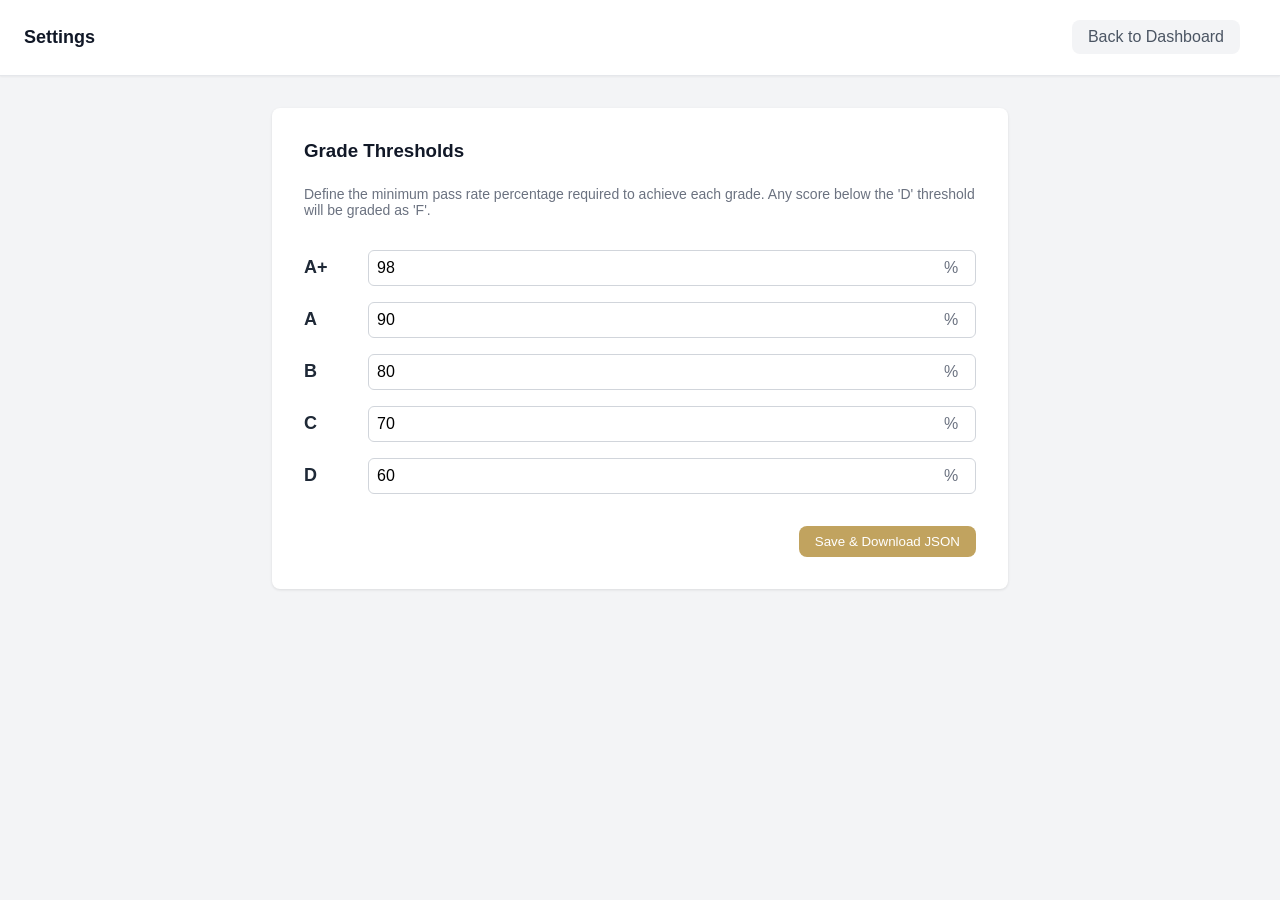
<file: client/settings.html>
<!DOCTYPE html>
<html lang="en">
<head>
    <meta charset="UTF-8">
    <meta name="viewport" content="width=device-width, initial-scale=1.0">
    <title>Settings - Test Automation Analysis</title>
    <link href="https://fonts.googleapis.com/css2?family=Material+Symbols+Outlined:wght,FILL@100..700,0..1&display=swap" rel="stylesheet" />
    <style>
        body {
            font-family: -apple-system, BlinkMacSystemFont, "Segoe UI", Roboto, Helvetica, Arial, sans-serif;
            background-color: #f3f4f6;
            color: #1f2937;
            margin: 0;
            padding: 0;
            height: 100vh;
            display: flex;
            flex-direction: column;
        }
        * { box-sizing: border-box; }
        .app-header {
            display: flex;
            align-items: center;
            justify-content: space-between;
            border-bottom: 1px solid #e5e7eb;
            padding: 0.75rem 1.5rem;
            background-color: white;
            box-shadow: 0 1px 2px 0 rgba(0, 0, 0, 0.05);
        }
        .header-title {
            font-size: 1.125rem;
            font-weight: 700;
            color: #111827;
        }
        .main-content {
            padding: 2rem;
            max-width: 800px;
            margin: 0 auto;
            width: 100%;
        }
        .card {
            background: white;
            padding: 2rem;
            border-radius: 0.5rem;
            box-shadow: 0 1px 3px 0 rgba(0, 0, 0, 0.1);
        }
        .form-group {
            margin-bottom: 1.5rem;
        }
        .form-label {
            display: block;
            font-size: 0.875rem;
            font-weight: 600;
            color: #374151;
            margin-bottom: 0.5rem;
        }
        .form-input {
            width: 100%;
            padding: 0.5rem;
            border: 1px solid #d1d5db;
            border-radius: 0.375rem;
            font-size: 1rem;
        }
        .form-input:focus {
            outline: none;
            border-color: #C1A35F;
            box-shadow: 0 0 0 3px rgba(193, 163, 95, 0.2);
        }
        .btn {
            display: inline-flex;
            align-items: center;
            justify-content: center;
            padding: 0.5rem 1rem;
            border-radius: 0.5rem;
            font-weight: 500;
            cursor: pointer;
            border: none;
            text-decoration: none;
            transition: background-color 0.2s;
        }
        .btn-primary {
            background-color: #C1A35F;
            color: white;
        }
        .btn-primary:hover { background-color: #A38A4F; }
        .btn-secondary {
            background-color: #f3f4f6;
            color: #4b5563;
            margin-right: 1rem;
        }
        .btn-secondary:hover { background-color: #e5e7eb; }
        .threshold-row {
            display: flex;
            align-items: center;
            gap: 1rem;
            margin-bottom: 1rem;
        }
        .grade-label {
            width: 3rem;
            font-weight: 700;
            font-size: 1.125rem;
        }
        .input-suffix {
            color: #6b7280;
            margin-left: -2rem;
            z-index: 10;
        }
    </style>
</head>
<body>
    <header class="app-header">
        <h2 class="header-title">Settings</h2>
        <a href="index.html" class="btn btn-secondary">Back to Dashboard</a>
    </header>

    <div class="main-content">
        <div class="card">
            <h3 style="margin-top: 0; margin-bottom: 1.5rem; color: #111827;">Grade Thresholds</h3>
            <p style="color: #6b7280; margin-bottom: 2rem; font-size: 0.875rem;">
                Define the minimum pass rate percentage required to achieve each grade. 
                Any score below the 'D' threshold will be graded as 'F'.
            </p>

            <form id="settingsForm">
                <div id="thresholdsContainer">
                    <!-- Injected via JS -->
                </div>

                <div style="margin-top: 2rem; display: flex; justify-content: flex-end;">
                    <button type="submit" class="btn btn-primary">Save & Download JSON</button>
                </div>
            </form>
        </div>
    </div>

    <script>
        const defaultSettings = {
            gradeThresholds: {
                'A+': 98,
                'A': 90,
                'B': 80,
                'C': 70,
                'D': 60
            }
        };

        function loadSettings() {
            const stored = localStorage.getItem('testDashboardSettings');
            return stored ? JSON.parse(stored) : defaultSettings;
        }

        const settings = loadSettings();
        const container = document.getElementById('thresholdsContainer');
        const grades = ['A+', 'A', 'B', 'C', 'D'];

        grades.forEach(grade => {
            const div = document.createElement('div');
            div.className = 'threshold-row';
            div.innerHTML = `
                <span class="grade-label">${grade}</span>
                <div style="flex: 1; display: flex; align-items: center;">
                    <input type="number" id="grade-${grade}" class="form-input" value="${settings.gradeThresholds[grade]}" min="0" max="100" required>
                    <span class="input-suffix">%</span>
                </div>
            `;
            container.appendChild(div);
        });

        document.getElementById('settingsForm').addEventListener('submit', (e) => {
            e.preventDefault();
            const newThresholds = {};
            grades.forEach(grade => {
                newThresholds[grade] = parseInt(document.getElementById(`grade-${grade}`).value, 10);
            });

            const newSettings = { gradeThresholds: newThresholds };
            localStorage.setItem('testDashboardSettings', JSON.stringify(newSettings));

            // Create JSON file for download
            const dataStr = "data:text/json;charset=utf-8," + encodeURIComponent(JSON.stringify(newSettings, null, 2));
            const downloadAnchorNode = document.createElement('a');
            downloadAnchorNode.setAttribute("href", dataStr);
            downloadAnchorNode.setAttribute("download", "settings.json");
            document.body.appendChild(downloadAnchorNode);
            downloadAnchorNode.click();
            downloadAnchorNode.remove();

            alert('Settings saved successfully!');
        });
    </script>
</body>
</html>
</file>
<file: src/client/css/styles.css>
:root {
    /* Fonts */
    --font-sans: 'Inter', -apple-system, BlinkMacSystemFont, "Segoe UI", Roboto, "Helvetica Neue", Arial, sans-serif;
    --font-mono: 'JetBrains Mono', 'Fira Code', monospace;

    /* Palette */
    --primary: #4dabf7;
    --primary-hover: #339af0;
    --bg-body: #0C2B4E;
    --bg-surface: #1A3D64;
    --text-main: #F4F4F4;
    --text-secondary: #cbd5e1;
    --text-muted: #94a3b8;
    --border-color: #1D546C;

    /* Status Colors */
    --status-pass: #12ae00;
    --status-fail: #d20303;
    --status-skip: #c4c4c4;
    --status-warning: #cbb100;
    --status-info: #94a3b8;

    --radius: 0.375rem;
    --shadow-sm: 0 1px 2px 0 rgba(0, 0, 0, 0.3);
}

body {
    font-family: var(--font-sans);
    background-color: var(--bg-surface);
    color: var(--text-secondary);
    font-size: 14px;
    line-height: 1.5;
    margin: 0;
    padding: 0;
    height: 100vh;
    display: flex;
    flex-direction: column;
    overflow: hidden;
}

* {
    box-sizing: border-box;
}

.material-symbols-outlined {
    font-variation-settings: 'FILL' 0, 'wght' 400, 'GRAD' 0, 'opsz' 24;
}

/* Tab Styles */
.tab-btn {
    padding: 0.375rem 1rem;
    background: none;
    border: none;
    border-radius: var(--radius);
    font-size: 13px;
    font-weight: 500;
    color: var(--text-muted);
    cursor: pointer;
    transition: all 0.2s;
}

.tab-btn:hover:not(.disabled) {
    color: var(--text-main);
    background-color: rgba(255, 255, 255, 0.05);
}

.tab-btn.active {
    color: var(--text-main);
    background-color: var(--bg-surface);
    box-shadow: var(--shadow-sm);
    border: 1px solid var(--border-color);
}

.tab-btn.disabled {
    opacity: 0.5;
    cursor: not-allowed;
    pointer-events: none;
}

@keyframes spin {
    100% {
        transform: rotate(360deg);
    }
}

.spin {
    animation: spin 1s linear infinite;
}

.recommendation-card {
    background: var(--bg-surface);
    border: 1px solid var(--border-color);
    border-radius: var(--radius);
    padding: 1.5rem;
    margin-bottom: 1rem;
    box-shadow: var(--shadow-sm);
    transition: all 0.2s ease;
    display: flex;
    flex-direction: column;
}

.recommendation-card:hover {
    transform: translateY(-2px);
    box-shadow: 0 10px 15px -3px rgba(0, 0, 0, 0.1);
}

.recommendation-card.dismissed {
    opacity: 0.5;
    filter: grayscale(100%);
    background-color: #f9fafb;
}

.recommendation-header {
    display: flex;
    align-items: center;
    gap: 1rem;
    margin-bottom: 0.75rem;
}

.recommendation-icon-box {
    width: 3rem;
    height: 3rem;
    border-radius: 0.75rem;
    display: flex;
    align-items: center;
    justify-content: center;
    flex-shrink: 0;
}

.rec-icon-red {
    background-color: #fee2e2;
    color: var(--status-fail);
}

.rec-icon-yellow {
    background-color: #fef9c3;
    color: var(--status-warning);
}

.rec-icon-green {
    background-color: #dcfce7;
    color: var(--status-pass);
}

.recommendation-title {
    font-weight: 700;
    color: var(--text-main);
    font-size: 1.1rem;
}

.recommendation-action {
    margin-top: 1rem;
    padding-top: 1rem;
    border-top: 1px solid #f3f4f6;
    display: flex;
    gap: 0.75rem;
    align-items: flex-start;
}

/* Header Styles */
.app-header {
    display: flex;
    align-items: center;
    justify-content: space-between;
    border-bottom: 1px solid var(--border-color);
    padding: 0.75rem 1.5rem;
    background-color: var(--bg-surface);
    position: sticky;
    top: 0;
    z-index: 50;
    box-shadow: none;
    flex-shrink: 0;
}

.header-center {
    position: absolute;
    left: 50%;
    top: 50%;
    transform: translate(-50%, -50%);
    display: flex;
    align-items: center;
    justify-content: center;
}

.header-right {
    display: flex;
    align-items: center;
    gap: 0.5rem;
}

.header-left {
    display: flex;
    align-items: center;
    gap: 1rem;
}

.logo-box {
    width: 1.75rem;
    height: 1.75rem;
    display: flex;
    align-items: center;
    justify-content: center;
    border-radius: 0.5rem;
    background-color: rgba(255, 255, 255, 0.1);
    color: var(--primary);
}

.header-title {
    font-size: 16px;
    font-weight: 600;
    color: var(--text-main);
    margin: 0;
    letter-spacing: -0.015em;
}

.beta-badge {
    font-size: 0.65rem;
    background-color: rgba(77, 171, 247, 0.15);
    color: var(--primary);
    padding: 2px 6px;
    border-radius: 4px;
    margin-left: 8px;
    vertical-align: middle;
    font-weight: 600;
    letter-spacing: 0.05em;
    border: 1px solid rgba(77, 171, 247, 0.3);
}

.import-btn {
    display: flex;
    align-items: center;
    gap: 0.5rem;
    font-size: 0.8125rem;
    font-weight: 500;
    color: white;
    background-color: var(--primary);
    padding: 0.375rem 0.75rem;
    border-radius: 0.5rem;
    border: none;
    cursor: pointer;
    transition: background-color 0.2s;
    box-shadow: 0 1px 2px 0 rgba(0, 0, 0, 0.05);
}

.import-btn:hover {
    background-color: var(--primary-hover);
}

.main-content {
    padding: 0;
    max-width: 100%;
    margin: 0 auto;
    flex: 1;
    min-height: 0;
    width: 100%;
    display: flex;
    flex-direction: column;
    overflow-y: auto;
}

.dashboard {
    display: flex;
    flex-direction: column;
    flex: 1;
    min-height: 0;
    overflow: visible;
    width: 100%;
}

/* Tab Content Container - CRITICAL FOR SCROLLING */
#tabContentContainer {
    display: flex;
    flex-direction: column;
}

/* All tab content panels - CRITICAL FOR SCROLLING */
#content-insights,
#content-deepThink,
#details {
    display: flex;
    flex-direction: column;
}

/* Specific styling for insights and deep think */
#content-insights {
    padding: 0;
}

.insights-content-wrapper {
    padding: 1rem;
}

#content-deepThink {
    padding: 0;
}

/* Details needs no padding and overflow hidden for table scrolling */
#details {
    padding: 0;
}

.insights-grid {
    display: flex;
    flex-direction: column;
    gap: 1rem;
}

.dashboard-column {
    display: flex;
    flex-direction: column;
    gap: 1rem;
    flex: 1;
    min-width: 0;
}

.card {
    background: var(--bg-surface);
    padding: 1.25rem;
    border-radius: var(--radius);
    border: 1px solid var(--border-color);
    box-shadow: var(--shadow-sm);
    display: flex;
    flex-direction: column;
}

.card-wrapper {
    margin-bottom: 0;
    position: relative;
}

.insights-grid .card {
    box-shadow: var(--shadow-sm);
    border: 1px solid var(--border-color);
}

@media (min-width: 768px) {
    .insights-grid {
        /* Keep flex column for tablet or switch to 2 cols if needed, but flex-direction row handles it if we want full row */
    }
}

@media (min-width: 1200px) {
    .insights-grid {
        flex-direction: row;
        align-items: flex-start;
    }
}

.card-title {
    font-size: 0.75rem;
    font-weight: 600;
    text-transform: uppercase;
    letter-spacing: 0.05em;
    color: var(--text-muted);
    margin-bottom: 0.75rem;
}

.metric-card {
    padding: 1.25rem;
    display: flex;
    flex-direction: column;
    justify-content: center;
}

.metric-card .card-title {
    margin-bottom: 0.25rem;
}

.metric-card .card-value {
    font-size: 2.75rem;
    line-height: 1;
    margin-bottom: 0.25rem;
}

.card-value {
    font-size: 2.25rem;
    font-weight: 600;
    color: var(--text-main);
}

.card-subtext {
    font-size: 0.875rem;
    color: var(--text-secondary);
    margin-top: 0.25rem;
}

.hidden {
    display: none !important;
}

/* Table Container - CRITICAL FOR SCROLLING */
.table-container {
    background: var(--bg-surface);
    padding: 0;
    border-radius: 0;
    box-shadow: none;
    border: none;
    margin-top: 0;
    display: flex;
    flex-direction: column;
}

/* Table Scroll Wrapper - WHERE SCROLLING HAPPENS */
.table-scroll-wrapper {
    overflow-x: auto;
}

table {
    width: 100%;
    border-collapse: collapse;
    font-size: 13px;
    line-height: 1.4;
}

th,
td {
    padding: 12px 16px;
    text-align: left;
    border-bottom: 1px solid var(--border-color);
}

th:first-child,
td:first-child {
    padding-left: 24px;
}

th:last-child,
td:last-child {
    padding-right: 24px;
}

th {
    background-color: var(--bg-body);
    font-weight: 500;
    color: var(--text-secondary);
    font-size: 13px;
    position: sticky;
    top: 0;
    z-index: 10;
}

th .th-content {
    display: flex;
    align-items: center;
    justify-content: space-between;
    width: 100%;
    cursor: pointer;
    user-select: none;
}

th .th-text {
    display: flex;
    align-items: center;
    gap: 4px;
}

th .th-actions {
    display: flex;
    align-items: center;
    gap: 2px;
    opacity: 0;
    transition: opacity 0.2s;
}

th:hover .th-actions,
th .th-actions.active {
    opacity: 1;
}

th .sort-indicator {
    font-size: 14px;
    color: var(--primary);
}

td {
    color: var(--text-main);
}

.status-pill {
    display: inline-block;
    width: 0.75rem;
    height: 0.75rem;
    border-radius: 50%;
    margin-right: 0.25rem;
    vertical-align: middle;
}

.pill-passed {
    background-color: var(--status-pass);
}

.pill-failed {
    background-color: var(--status-fail);
}

.pill-skipped {
    background-color: var(--status-skip);
}

.pill-other {
    background-color: var(--status-info);
}

.rate-value {
    font-size: 1.25rem;
    font-weight: 700;
}

.text-green {
    color: var(--status-pass);
}

.text-yellow {
    color: var(--status-warning);
}

.text-red {
    color: var(--status-fail);
}

/* Toolbar Styles */
.toolbar {
    padding: 0.5rem 1rem;
    border-bottom: 1px solid var(--border-color);
    display: flex;
    flex-direction: column;
    gap: 1rem;
    justify-content: space-between;
    align-items: center;
    flex-shrink: 0;
    min-height: 50px;
}

@media (min-width: 640px) {
    .toolbar {
        flex-direction: row;
    }
}

.actions-container {
    display: flex;
    gap: 0.5rem;
    align-items: center;
    overflow-x: auto;
    width: 100%;
    padding-bottom: 4px;
    min-height: 32px;
}

@media (min-width: 640px) {
    .actions-container {
        width: auto;
        padding-bottom: 0;
    }
}

.btn {
    display: flex;
    align-items: center;
    justify-content: center;
    gap: 0.5rem;
    height: 32px;
    padding: 0 0.75rem;
    border-radius: var(--radius);
    font-size: 13px;
    font-weight: 500;
    border: none;
    cursor: pointer;
    white-space: nowrap;
    transition: background-color 0.2s;
}

.btn-primary {
    background-color: var(--primary);
    color: white;
    box-shadow: none;
}

.btn-primary:hover {
    background-color: var(--primary-hover);
}

.btn-secondary {
    background-color: var(--bg-body);
    color: var(--text-secondary);
}

.btn-secondary:hover {
    background-color: var(--border-color);
}

.btn-secondary.active {
    background-color: var(--border-color);
    color: var(--text-main);
    box-shadow: inset 0 2px 4px 0 rgba(0, 0, 0, 0.05);
}

/* Dropdown & Pagination */
.dropdown-menu {
    position: absolute;
    background: var(--bg-surface);
    border: 1px solid var(--border-color);
    box-shadow: 0 4px 6px -1px rgba(0, 0, 0, 0.1);
    border-radius: var(--radius);
    z-index: 100;
    min-width: 140px;
    display: none;
}

.dropdown-item {
    padding: 0.5rem 1rem;
    cursor: pointer;
    font-size: 13px;
    color: var(--text-main);
    display: block;
}

.dropdown-item:hover {
    background-color: var(--bg-body);
}

.th-interactive {
    cursor: pointer;
}

.th-interactive:hover {
    background-color: var(--bg-body);
}

.filter-icon {
    font-size: 16px;
    vertical-align: middle;
    margin-left: 4px;
    color: #9ca3af;
}

.pagination-container {
    border-top: 1px solid var(--border-color);
    padding: 1rem 1.5rem;
    display: flex;
    align-items: center;
    justify-content: space-between;
    background-color: var(--bg-surface);
    flex-shrink: 0;
}

.pagination-info {
    font-size: 12px;
    color: var(--text-muted);
}

.pagination-info span {
    font-weight: 500;
    color: var(--text-main);
}

.pagination-controls {
    display: flex;
    gap: 0.5rem;
}

.btn-page {
    padding: 0.25rem 0.75rem;
    border: 1px solid var(--border-color);
    border-radius: 0.25rem;
    font-size: 12px;
    font-weight: 500;
    color: var(--text-secondary);
    background: var(--bg-surface);
    cursor: pointer;
}

.btn-page:hover:not(:disabled) {
    color: var(--text-main);
    background-color: var(--bg-body);
}

.btn-page:disabled {
    opacity: 0.5;
    cursor: not-allowed;
}

.clickable-count {
    cursor: pointer;
    color: var(--primary);
    text-decoration: underline;
}

.clickable-count.filter-active {
    background-color: rgba(62, 99, 221, 0.1);
    padding: 0.1rem 0.3rem;
    border-radius: 0.25rem;
}

.clickable-legend {
    cursor: pointer;
    transition: background-color 0.2s;
    padding: 2px 6px;
    margin: -2px -6px;
    border-radius: 0.375rem;
}

.clickable-legend:hover {
    background-color: var(--bg-body);
}

.clickable-legend.filter-active {
    background-color: rgba(62, 99, 221, 0.1);
}

/* Trend Chart Styles */
.chart-bar {
    flex: 1;
    display: flex;
    flex-direction: column-reverse;
    height: 100%;
    min-width: 4px;
    margin: 0 1px;
    background-color: var(--bg-body);
    position: relative;
    cursor: pointer;
    border-radius: 2px;
    overflow: hidden;
}

.chart-bar:hover {
    filter: brightness(0.95);
    z-index: 10;
}

.chart-bar-segment {
    width: 100%;
    transition: height 0.3s ease;
}

.chart-bar.active {
    outline: 2px solid var(--primary);
    outline-offset: 1px;
    filter: brightness(1);
}

#trendChartSmall {
    min-height: 150px;
}

.card-placeholder {
    background-color: rgba(0, 0, 0, 0.02);
    border: 2px dashed var(--border-color);
    border-radius: var(--radius);
    pointer-events: none;
}

.card-actions {
    position: absolute;
    top: 8px;
    right: 8px;
    z-index: 10;
    display: flex;
    gap: 4px;
    opacity: 0;
    transition: opacity 0.2s;
    background: var(--bg-surface);
    padding: 4px;
    border-radius: 6px;
    align-items: center;
    box-shadow: var(--shadow-sm);
    border: 1px solid var(--border-color);
    pointer-events: none;
}

.insights-grid.edit-mode .card-actions {
    opacity: 1;
    pointer-events: auto;
}

.drag-handle {
    cursor: grab;
    opacity: 0.6;
    transition: all 0.2s;
}

.drag-handle:hover {
    opacity: 1;
    color: var(--text-main);
    background-color: rgba(0,0,0,0.05);
    border-radius: 4px;
}

.drag-handle:active {
    cursor: grabbing;
}

/* Table Styles */
.status-icon-box {
    width: 2rem;
    height: 2rem;
    border-radius: 50%;
    display: flex;
    align-items: center;
    justify-content: center;
    margin: 0 auto;
}

.bg-success-subtle {
    background-color: rgba(46, 125, 50, 0.1);
    color: var(--status-pass);
}

.bg-warning-subtle {
    background-color: rgba(217, 119, 6, 0.1);
    color: var(--status-warning);
}

.bg-danger-subtle {
    background-color: rgba(198, 40, 40, 0.1);
    color: var(--status-fail);
}

.stability-container {
    display: flex;
    align-items: center;
    gap: 0.75rem;
}

.stability-track {
    flex: 1;
    height: 0.5rem;
    background-color: var(--bg-body);
    border-radius: 9999px;
    overflow: hidden;
    min-width: 80px;
}

.stability-bar {
    height: 100%;
    border-radius: 9999px;
}

.grade-badge {
    font-weight: 700;
    font-size: 1rem;
}

.text-center {
    text-align: center;
}

.text-right {
    text-align: right;
    font-feature-settings: "tnum";
}

.stats-grid {
    display: grid;
    grid-template-columns: 1fr 1fr;
    gap: 1rem;
    margin-top: 0.5rem;
}

.stat-item {
    display: flex;
    align-items: center;
}

.stat-icon {
    width: 2.25rem;
    height: 2.25rem;
    background-color: rgba(62, 99, 221, 0.1);
    color: var(--primary);
    border-radius: 50%;
    display: flex;
    align-items: center;
    justify-content: center;
    margin-right: 1rem;
    flex-shrink: 0;
}

.stat-content {
    display: flex;
    flex-direction: column;
}

.stat-value-small {
    font-size: 1.125rem;
    font-weight: 600;
    color: var(--text-main);
    line-height: 1.2;
}

.stat-label {
    font-size: 12px;
    color: var(--text-muted);
    text-transform: none;
    font-weight: 600;
}

/* Progress Bar Card Styles */
.status-legend {
    display: flex;
    justify-content: space-between;
    margin-bottom: 1rem;
    font-size: 0.875rem;
    color: var(--text-secondary);
}

.legend-item {
    display: flex;
    align-items: center;
}

.legend-dot {
    width: 0.6rem;
    height: 0.6rem;
    border-radius: 50%;
    margin-right: 0.35rem;
}

.progress-track {
    width: 100%;
    height: 0.75rem;
    background-color: var(--bg-body);
    border-radius: 9999px;
    overflow: hidden;
    display: flex;
}

.progress-fill {
    height: 100%;
    transition: width 0.5s ease-in-out;
}

.bg-green {
    background-color: var(--status-pass);
}

.bg-red {
    background-color: var(--status-fail);
}

.bg-grey {
    background-color: var(--status-skip);
}

.bg-blue {
    background-color: #3b82f6;
}

.bg-purple {
    background-color: #8b5cf6;
}

.bg-orange {
    background-color: #f97316;
}

.bg-teal {
    background-color: #14b8a6;
}

.text-warning {
    color: var(--status-warning);
}

.text-danger {
    color: #EA4C4C;
}

.separator {
    width: 1px;
    height: 2rem;
    background-color: var(--border-color);
    margin: 0 0.25rem;
}

.btn-icon {
    display: flex;
    align-items: center;
    justify-content: center;
    padding: 0;
    width: 32px;
    height: 32px;
    border-radius: var(--radius);
    background-color: var(--bg-body);
    color: var(--text-secondary);
    border: none;
    cursor: pointer;
}

.btn-icon:hover {
    background-color: var(--border-color);
}

.btn-icon.active {
    background-color: var(--primary);
    color: white;
}

#btnCompareRuns.active .material-symbols-outlined {
    position: relative;
}

#btnCompareRuns.active .material-symbols-outlined::after {
    content: '';
    position: absolute;
    top: 50%;
    left: -10%;
    width: 120%;
    height: 2px;
    background-color: currentColor;
    transform: translateY(-50%) rotate(45deg);
}

.btn-icon:disabled {
    opacity: 0.5;
    cursor: not-allowed;
}

/* Modal Styles */
.modal-overlay {
    position: fixed;
    top: 0;
    left: 0;
    width: 100%;
    height: 100%;
    background: rgba(0, 0, 0, 0.5);
    display: flex;
    justify-content: center;
    align-items: center;
    z-index: 1000;
}

.modal-content {
    background: var(--bg-surface);
    padding: 2rem;
    border-radius: var(--radius);
    width: 90%;
    max-width: 900px;
    max-height: 90vh;
    overflow-y: auto;
    box-shadow: 0 4px 6px rgba(0, 0, 0, 0.1);
}

.modal-header {
    display: flex;
    justify-content: space-between;
    align-items: center;
    margin-bottom: 1.5rem;
}

.close-btn {
    background: none;
    border: none;
    font-size: 1.5rem;
    cursor: pointer;
    color: var(--text-muted);
}

.test-name-link {
    color: var(--primary);
    cursor: pointer;
    text-decoration: underline;
}

.test-name-link:hover {
    color: var(--primary-hover);
}

.btn-icon-header {
    display: flex;
    align-items: center;
    justify-content: center;
    padding: 0.375rem;
    color: var(--text-muted);
    text-decoration: none;
    border-radius: var(--radius);
    transition: background-color 0.2s;
}

.btn-icon-header:hover {
    background-color: var(--bg-body);
    color: var(--text-main);
}

.deep-think-scroll {
    padding: 1rem;
    text-align: center;
    max-height: 600px;
    overflow-y: auto;
}

/* Form Styles */
.form-group {
    margin-bottom: 1rem;
}

.form-label {
    display: block;
    font-size: 13px;
    font-weight: 600;
    color: var(--text-secondary);
    margin-bottom: 0.5rem;
}

.form-input {
    width: 100%;
    padding: 0.5rem;
    border: 1px solid var(--border-color);
    border-radius: 0.375rem;
    font-size: 13px;
}

.form-row {
    display: flex;
    gap: 0.5rem;
}

/* Calendar Styles */
.calendar-widget {
    padding: 0.5rem 0;
}

.calendar-header {
    display: flex;
    justify-content: space-between;
    align-items: center;
    margin-bottom: 0.5rem;
    padding: 0 0.5rem;
}

.calendar-nav-btn {
    background: none;
    border: none;
    cursor: pointer;
    padding: 0.25rem;
    border-radius: 0.25rem;
    color: var(--text-muted);
    display: flex;
    align-items: center;
    justify-content: center;
}

.calendar-nav-btn:hover {
    background-color: var(--bg-body);
    color: var(--text-main);
}

.calendar-grid {
    display: grid;
    grid-template-columns: repeat(7, 1fr);
    gap: 2px;
    text-align: center;
    font-size: 0.75rem;
}

.calendar-day-header {
    font-weight: 600;
    color: var(--text-muted);
    padding: 0.25rem 0;
}

.calendar-day {
    padding: 0.4rem 0;
    cursor: default;
    border-radius: 0.25rem;
    color: var(--border-color);
}

.calendar-day.has-data {
    color: var(--text-main);
    cursor: pointer;
    font-weight: 500;
}

.calendar-day.has-data:hover {
    background-color: var(--bg-body);
}

.calendar-day.selected {
    background-color: var(--primary);
    color: white;
}

.calendar-day.selected:hover {
    background-color: var(--primary-hover);
}

/* Utility Classes for Layout */
.run-filters-bar {
    background: var(--bg-surface);
    padding: 1rem 2rem;
    border-bottom: 1px solid var(--border-color);
    display: flex;
    flex-direction: column;
    gap: 1rem;
    transition: gap 0.3s ease, padding-bottom 0.3s ease;
}

.filters-row {
    display: flex;
    align-items: center;
    gap: 1rem;
    flex-wrap: wrap;
}

.header-center .form-input,
.header-center .date-filter-btn,
.header-center .btn {
    font-size: 12px;
    padding: 0.25rem 0.5rem;
    height: 28px;
    line-height: 1.2;
}

.header-center .date-filter-btn .material-symbols-outlined,
.header-center .btn .material-symbols-outlined {
    font-size: 16px;
}

#toggleCompactBtn {
    width: 24px;
    height: 24px;
    padding: 0;
}

#toggleCompactBtn .material-symbols-outlined {
    font-size: 18px;
}

.run-test-counts {
    display: flex;
    align-items: center;
    gap: 1rem;
    padding-left: 1.5rem;
    border-left: 1px solid #e5e7eb;
}

.count-item {
    display: flex;
    align-items: center;
    gap: 0.35rem;
    font-size: 12px;
    color: var(--text-secondary);
}

.count-item strong {
    font-weight: 600;
    color: var(--text-main);
}

.content-section {
    display: flex;
    flex-direction: column;
    flex: 1;
    min-height: 0;
}

.tabs-header {
    padding: 0 2rem;
    border-bottom: 1px solid var(--border-color);
    display: flex;
    justify-content: space-between;
    align-items: center;
    padding-top: 1rem;
}

.date-filter-btn {
    background: var(--bg-surface);
    text-align: left;
    min-width: 180px;
    cursor: pointer;
    display: flex;
    justify-content: space-between;
    align-items: center;
}

.date-filter-btn .material-symbols-outlined {
    color: var(--text-muted) !important;
}

.trend-chart-container {
    position: relative;
    width: 100%;
    height: 100%;
    transition: height 0.3s cubic-bezier(0.4, 0, 0.2, 1), opacity 0.2s ease;
    overflow: hidden;
}

.run-filters-bar.compact {
    gap: 0;
    padding-bottom: 0.5rem;
}

.run-filters-bar.compact .trend-chart-container {
    height: 0;
    opacity: 0;
    pointer-events: none;
}

.run-filters-bar.compact #filterInputsContainer {
    display: none !important;
}

.run-filters-bar:not(.compact) #filterSummaryContainer {
    display: none !important;
}

.form-input {
    background-color: var(--bg-body);
    color: var(--text-main);
    border-color: var(--border-color);
}
footer {
    flex-shrink: 0;
}

.run-filters-bar {
    flex-shrink: 0;
}

.nav-tabs-container {
    display: flex;
    gap: 0.25rem;
    background-color: var(--bg-body);
    padding: 0.25rem;
    border-radius: var(--radius);
    border: 1px solid var(--border-color);
}

/* Custom Scrollbar */
::-webkit-scrollbar {
    width: 6px;
    height: 6px;
}

::-webkit-scrollbar-track {
    background: var(--bg-body);
}

::-webkit-scrollbar-thumb {
    background: var(--border-color);
    border-radius: 3px;
}

::-webkit-scrollbar-thumb:hover {
    background: var(--text-muted);
}

/* Firefox */
* {
    scrollbar-width: thin;
    scrollbar-color: var(--border-color) var(--bg-body);
}

/* Custom Tooltip */
.custom-tooltip {
    position: fixed;
    background-color: var(--bg-surface);
    border: 1px solid var(--border-color);
    border-radius: var(--radius);
    padding: 1rem;
    z-index: 2000;
    box-shadow: 0 10px 15px -3px rgba(0, 0, 0, 0.5);
    color: var(--text-main);
    font-size: 0.85rem;
    min-width: 200px;
    pointer-events: auto;
    user-select: text;
}
</file>
